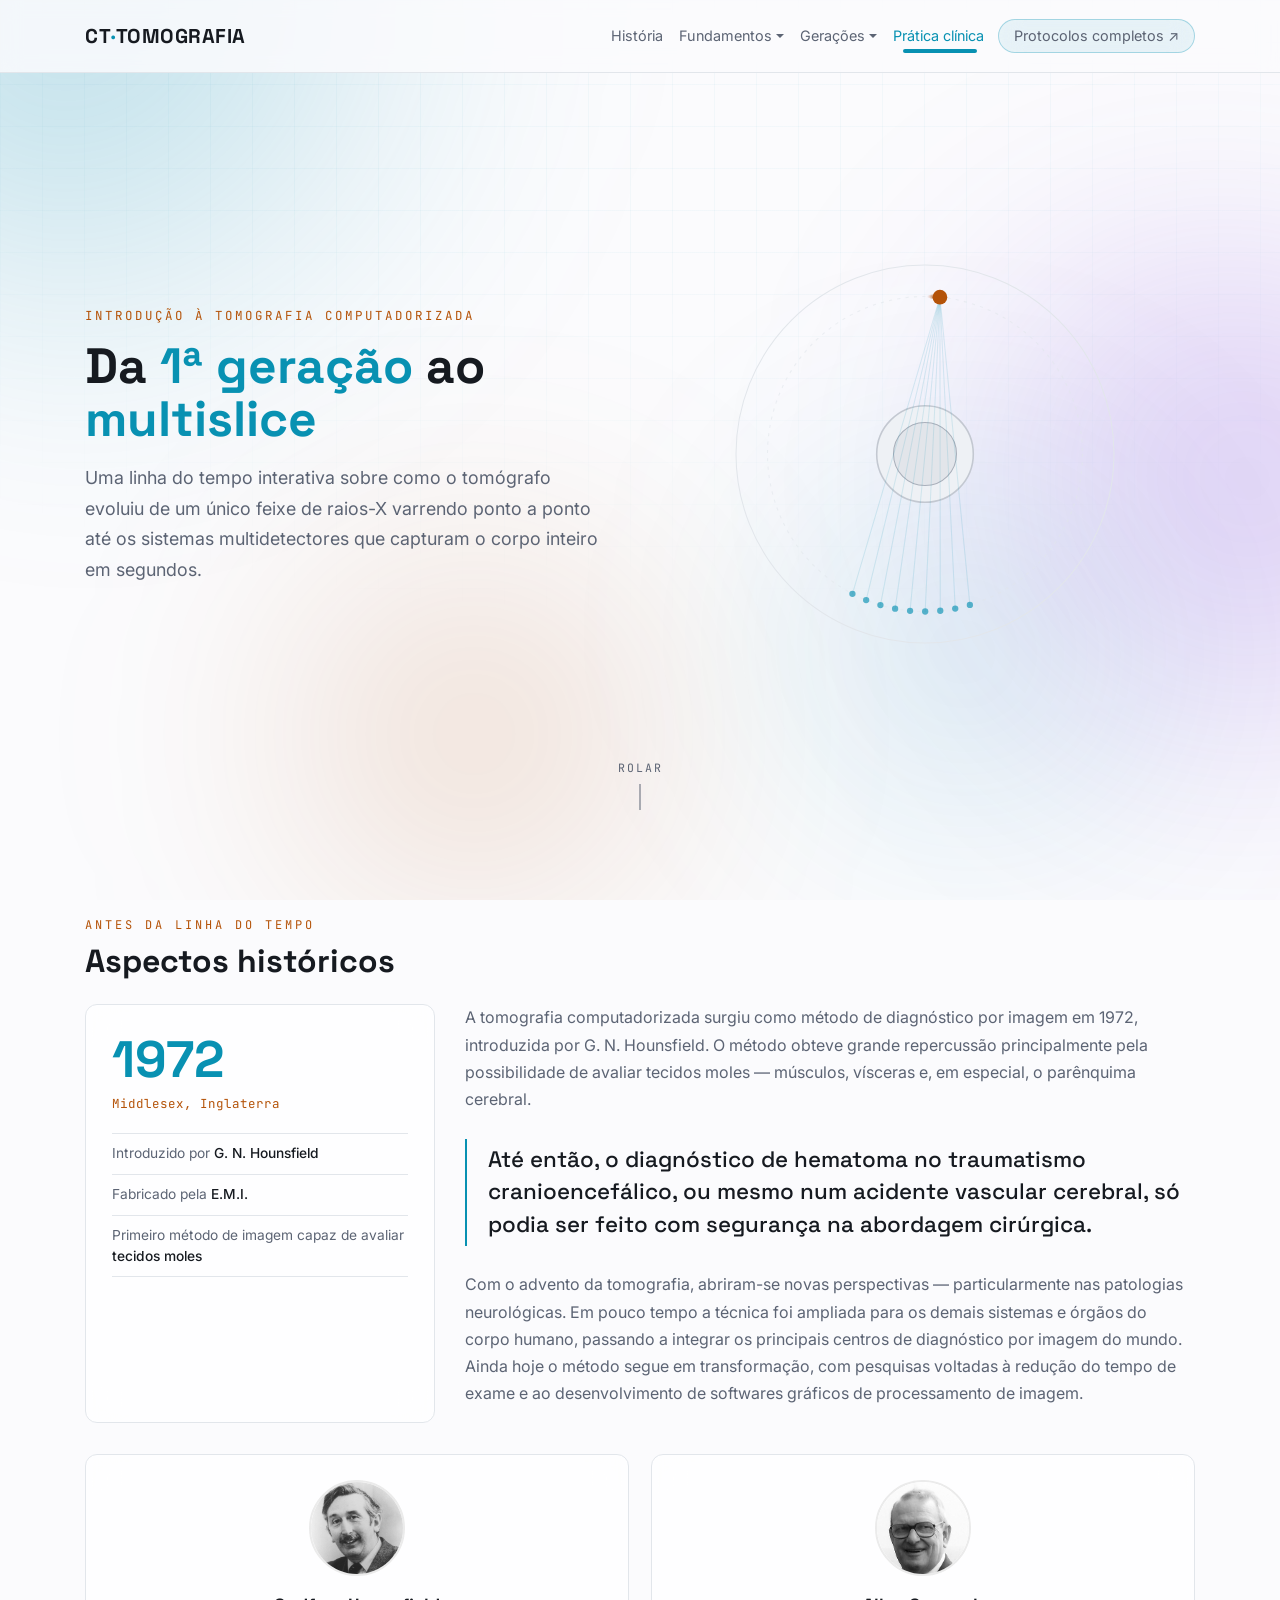
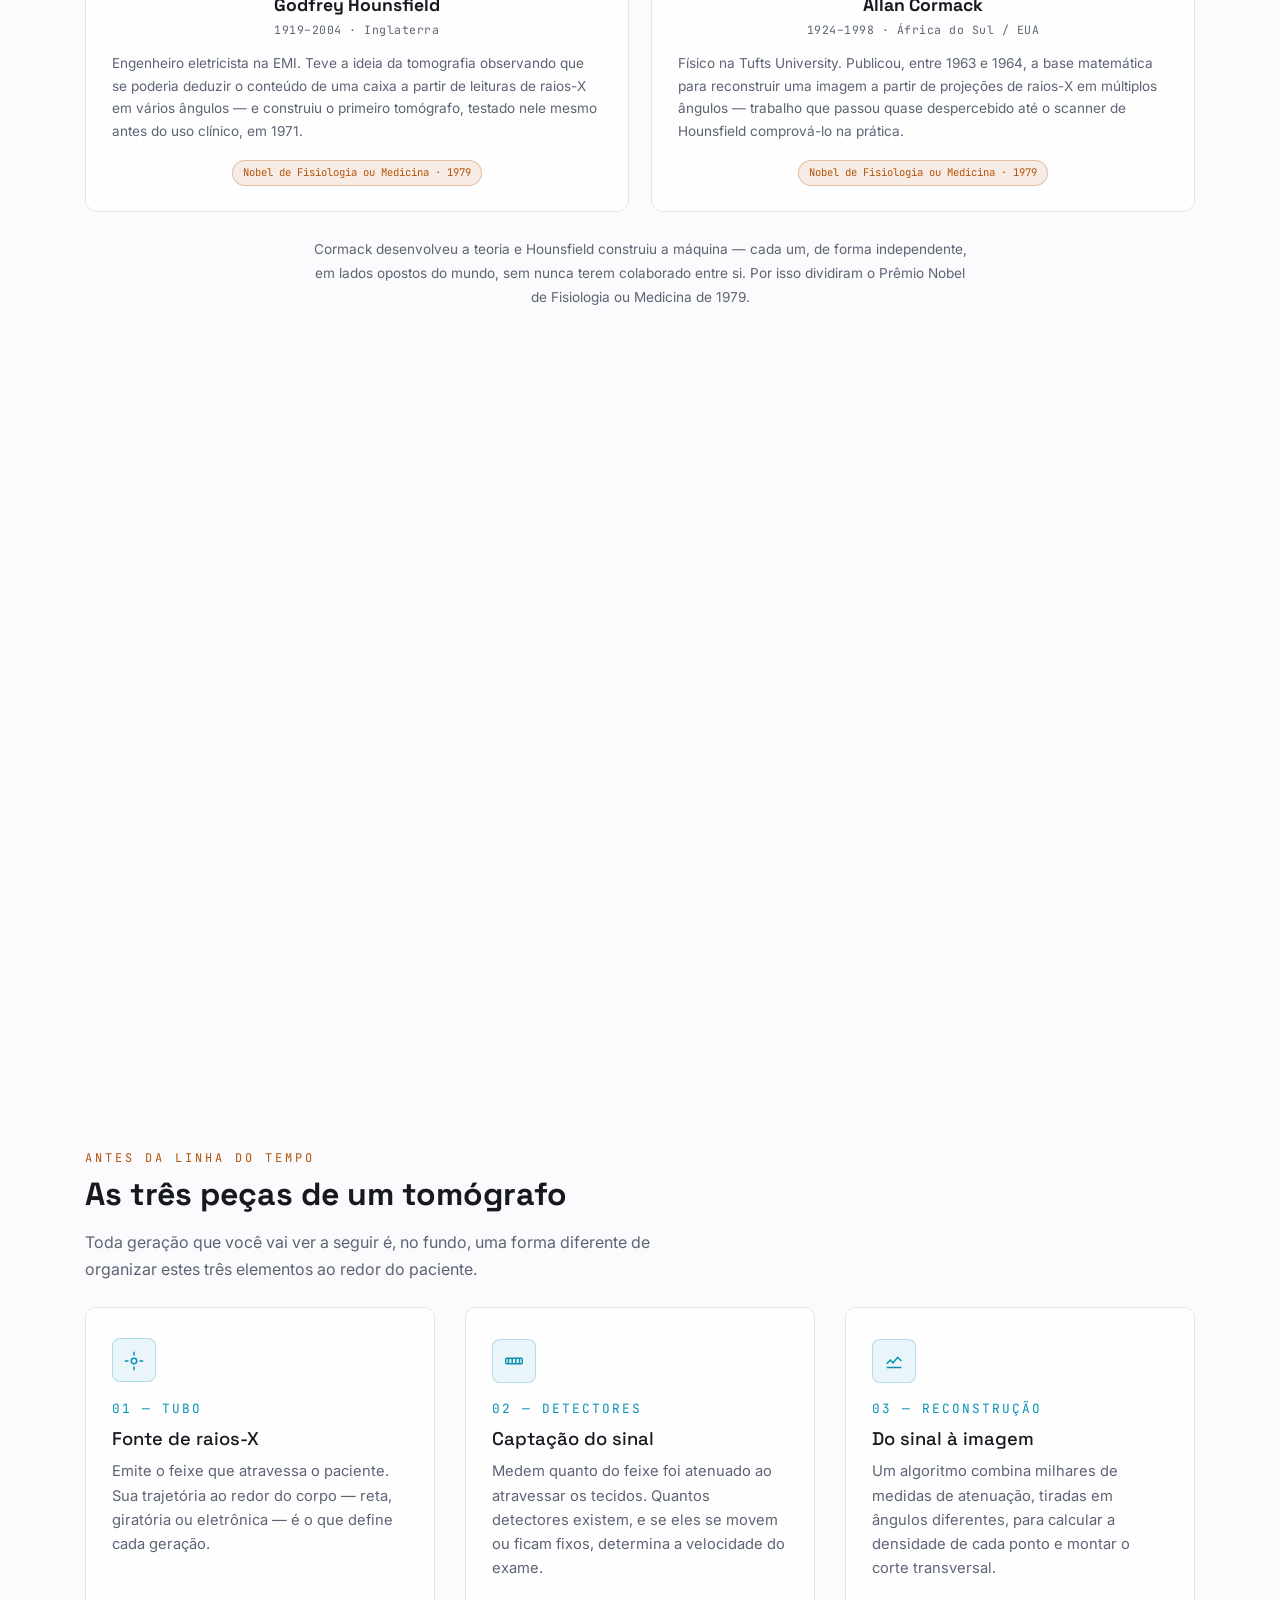
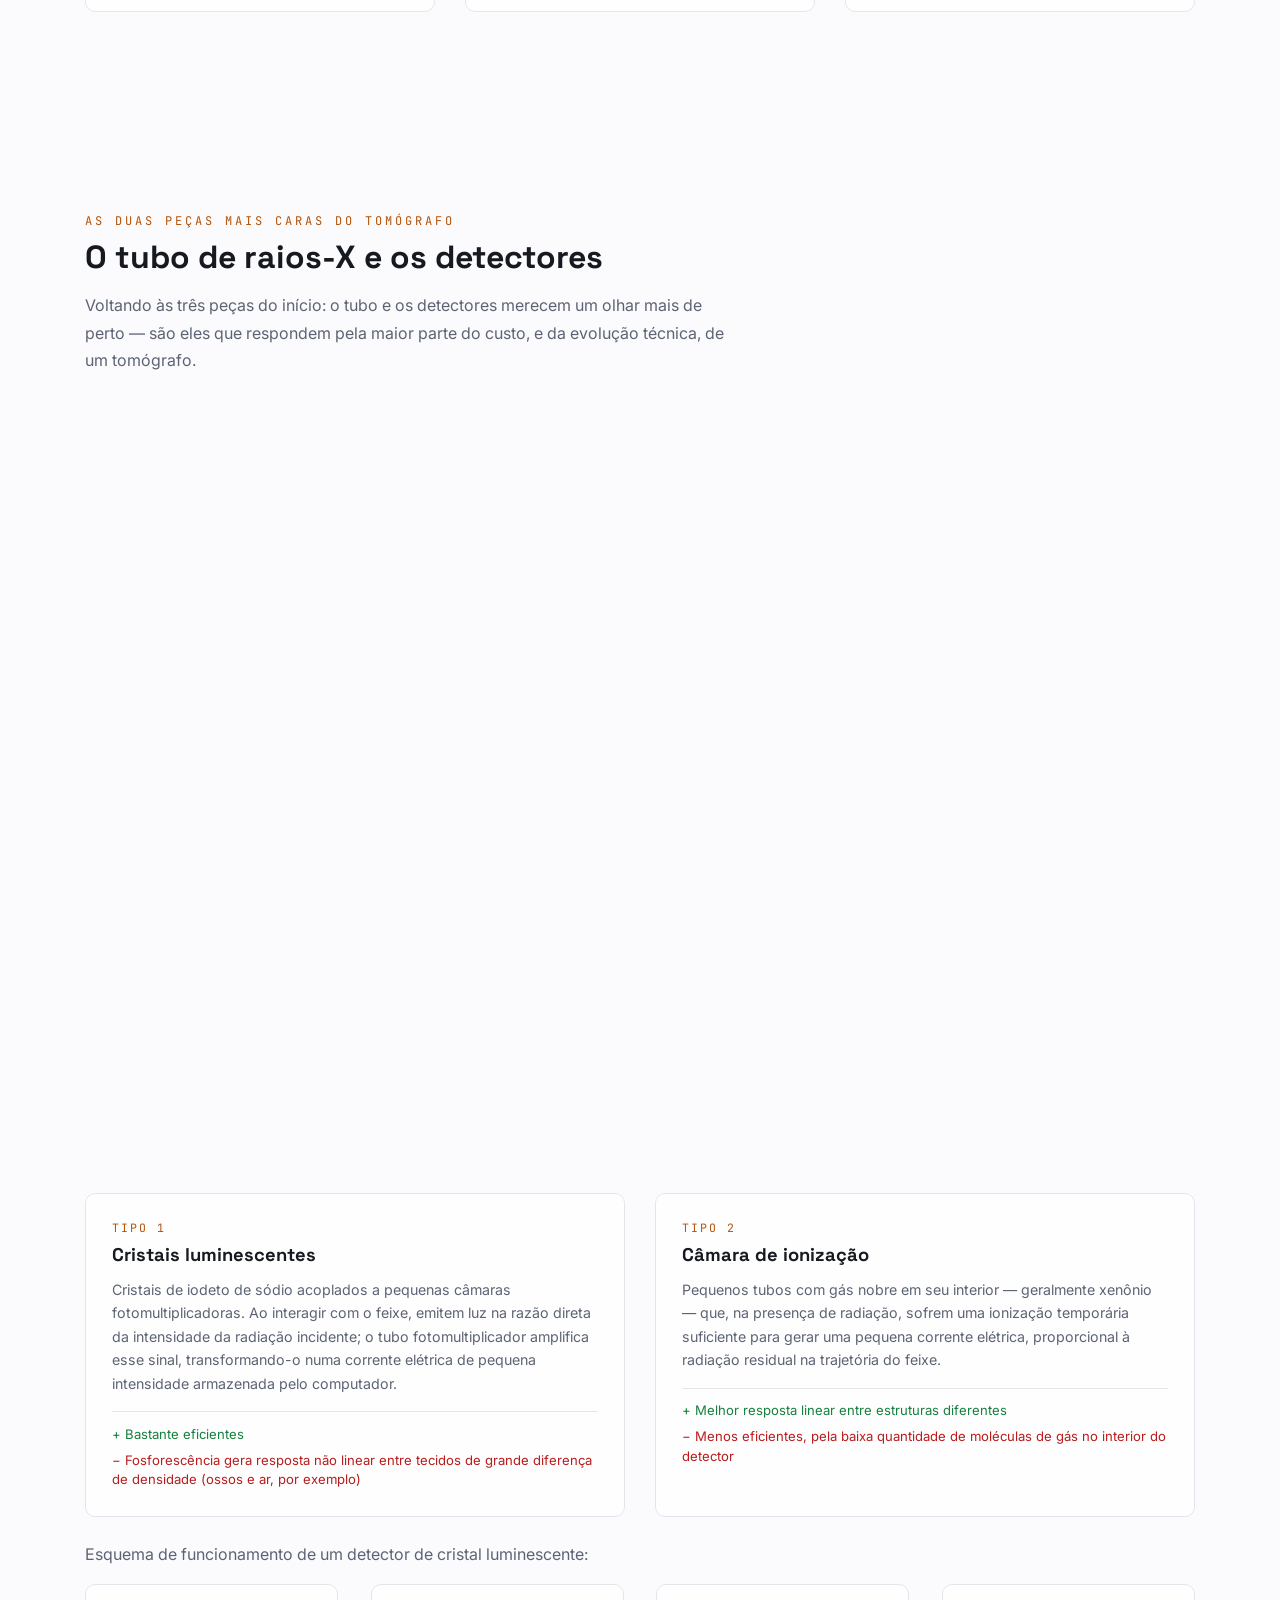
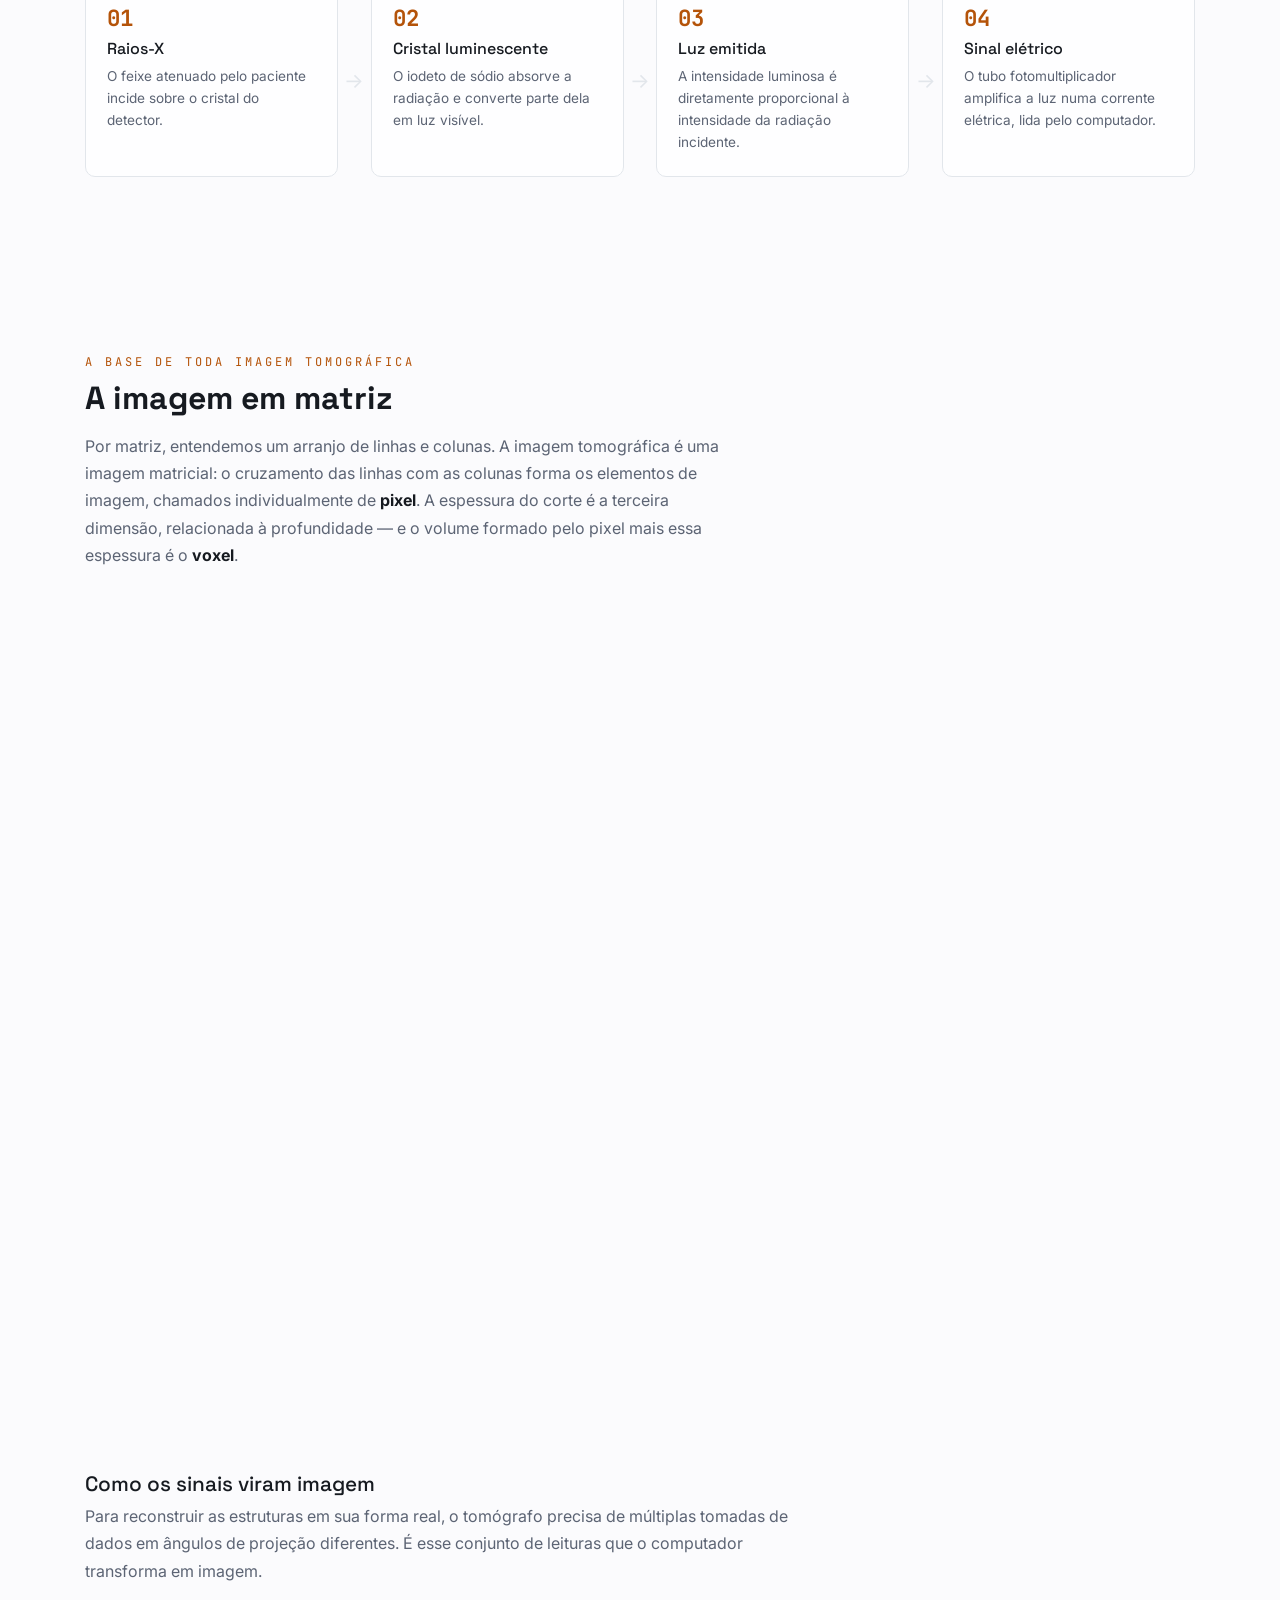
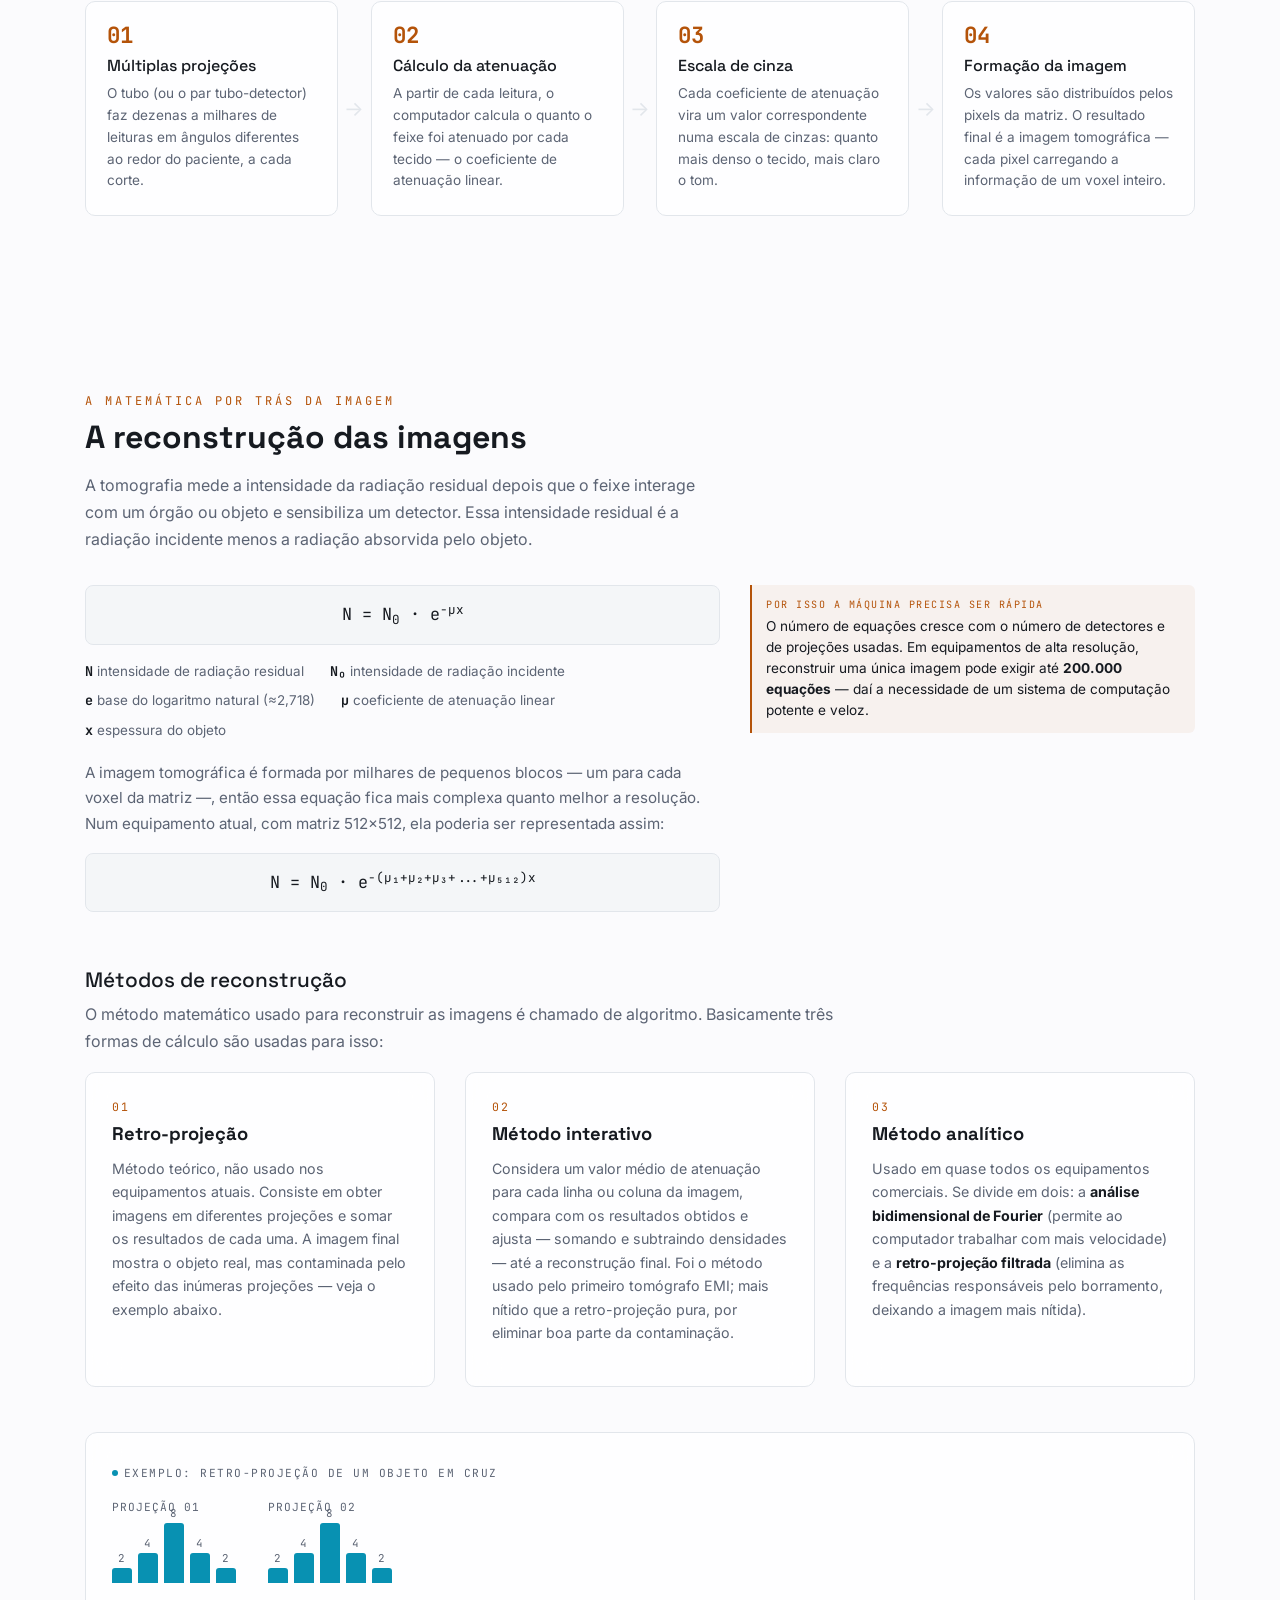
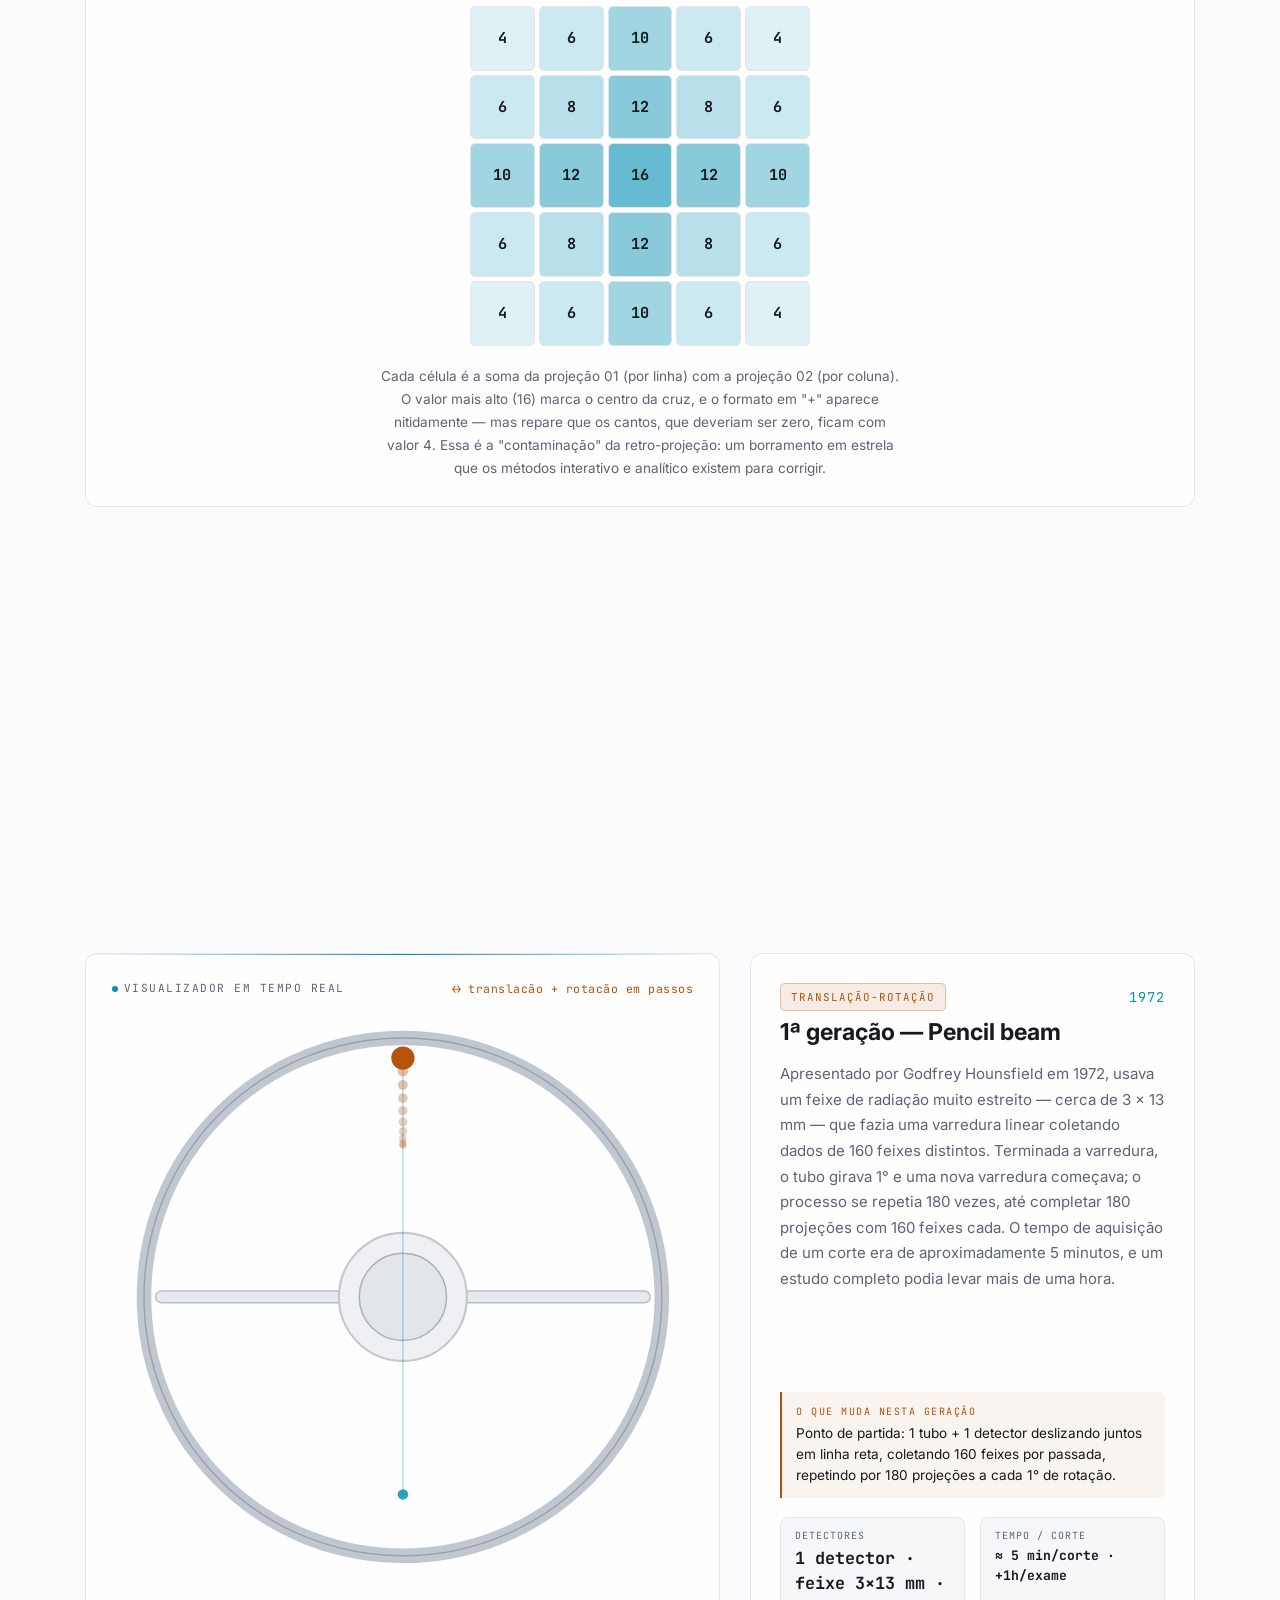
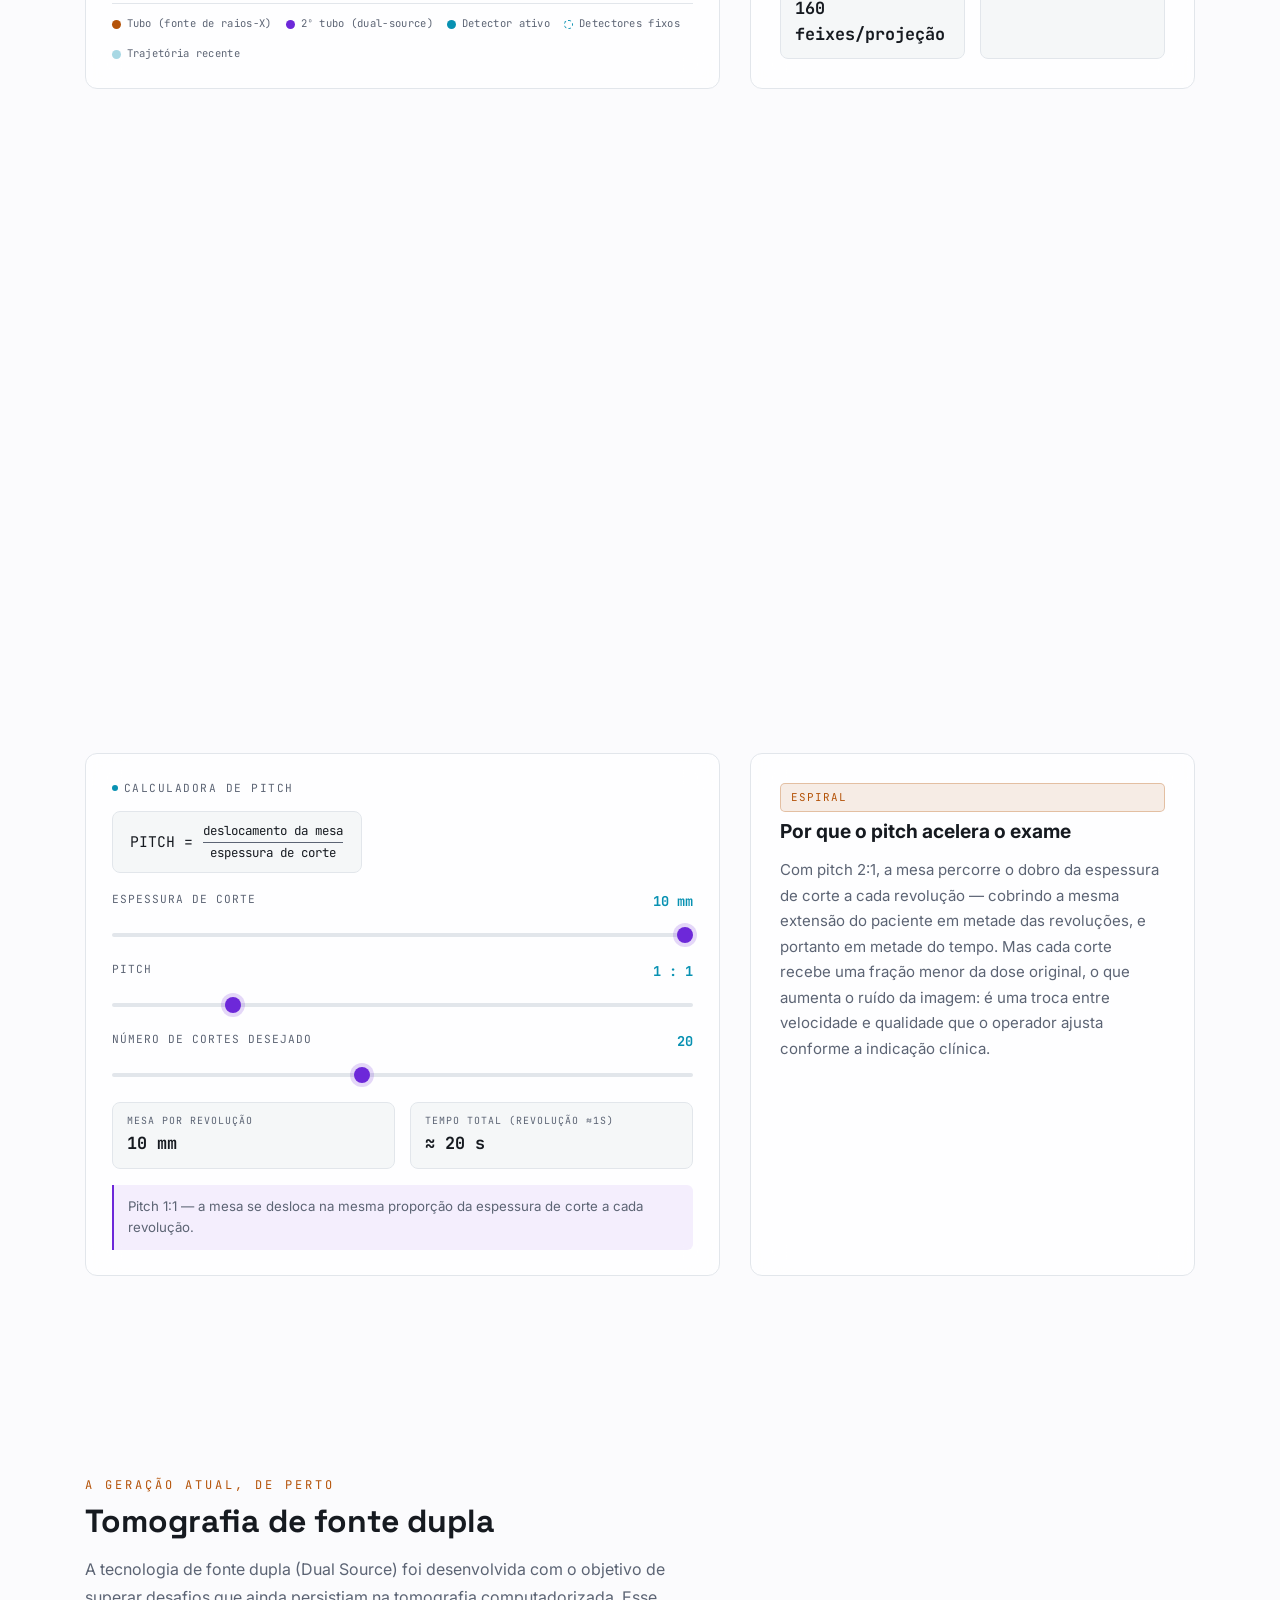
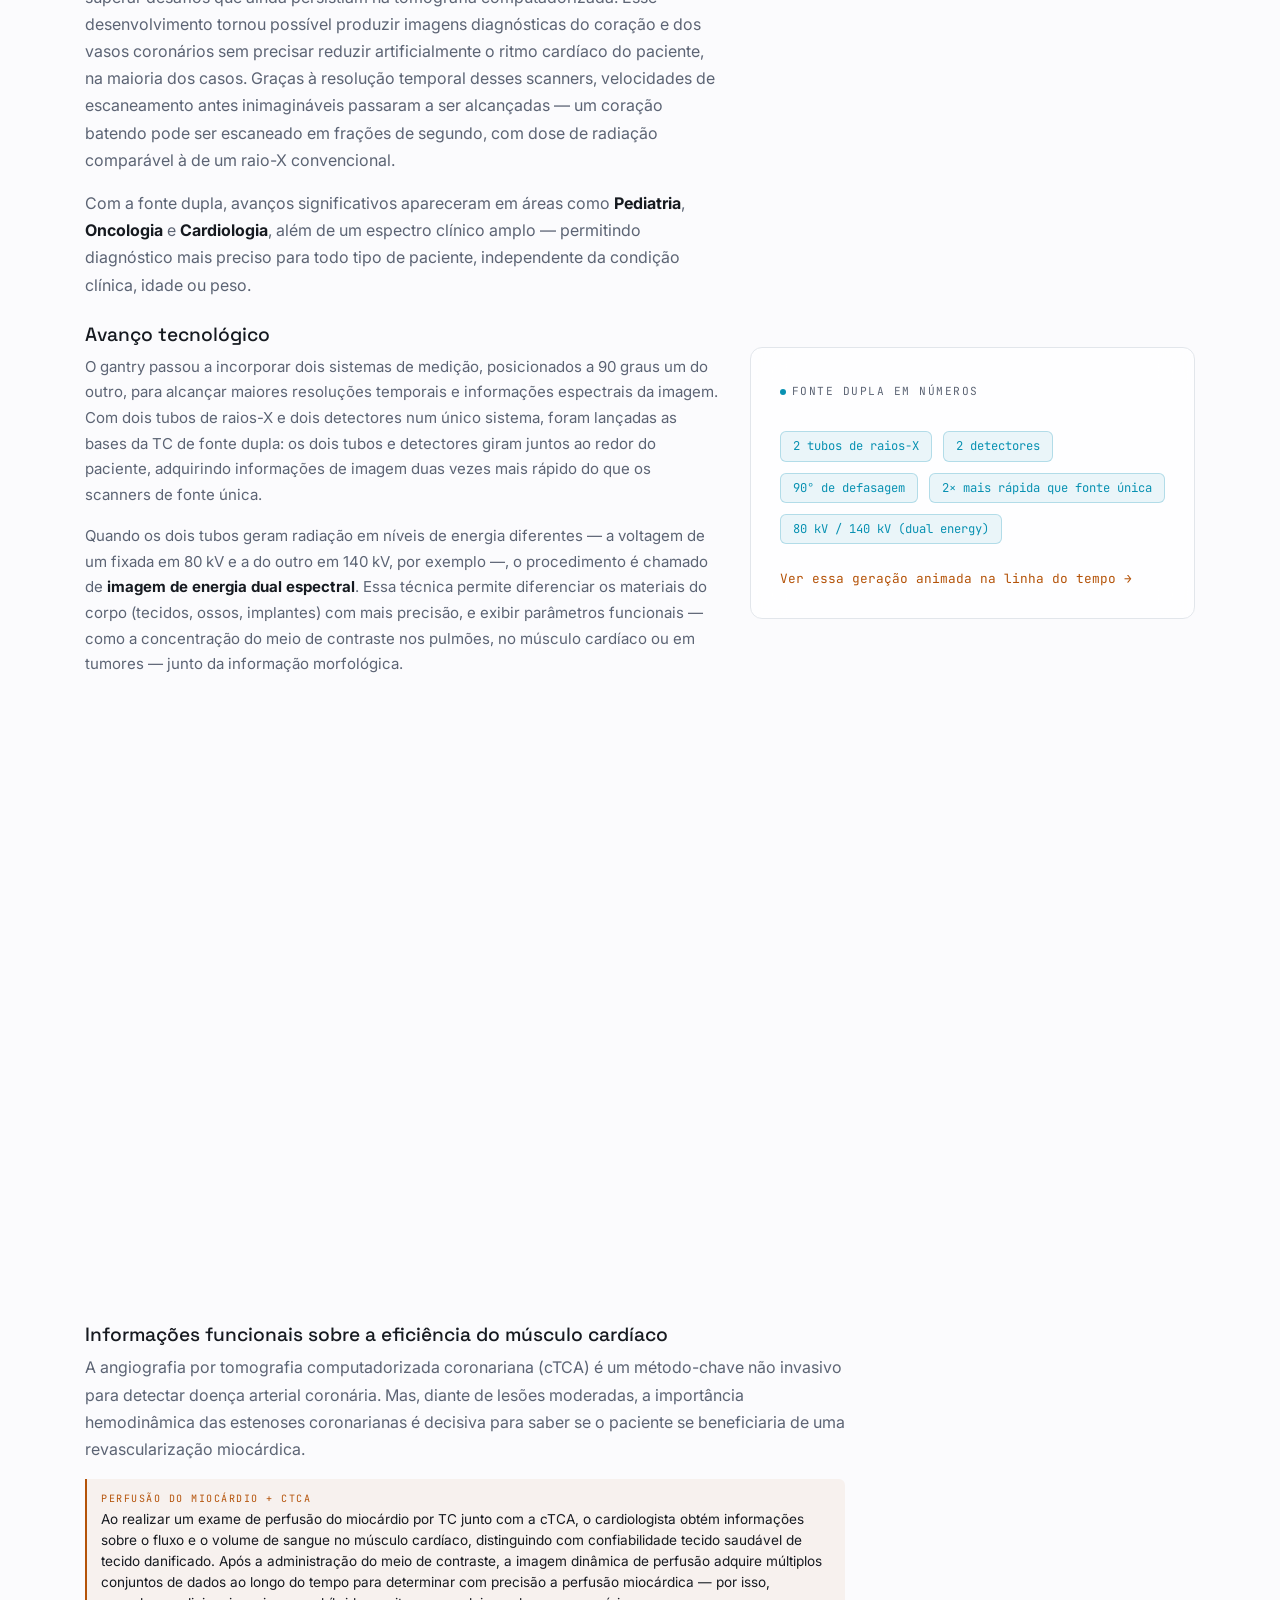
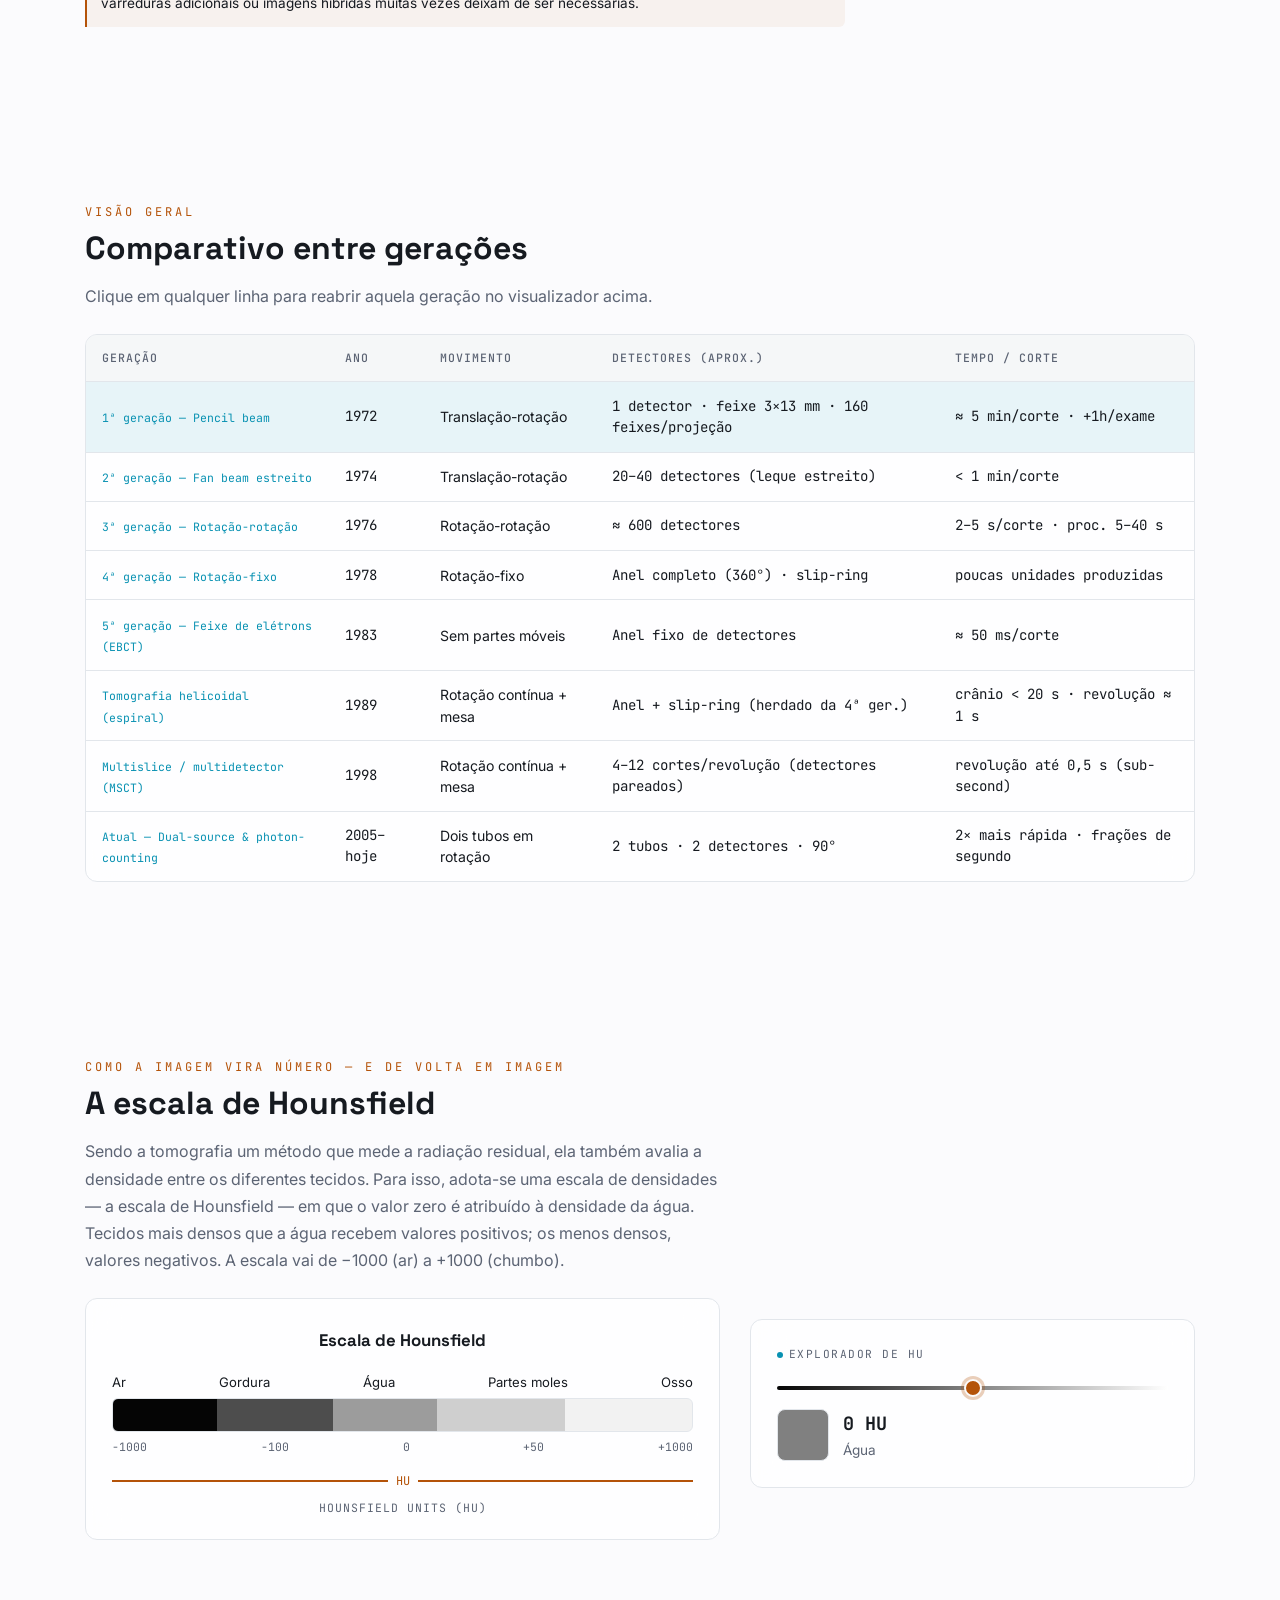
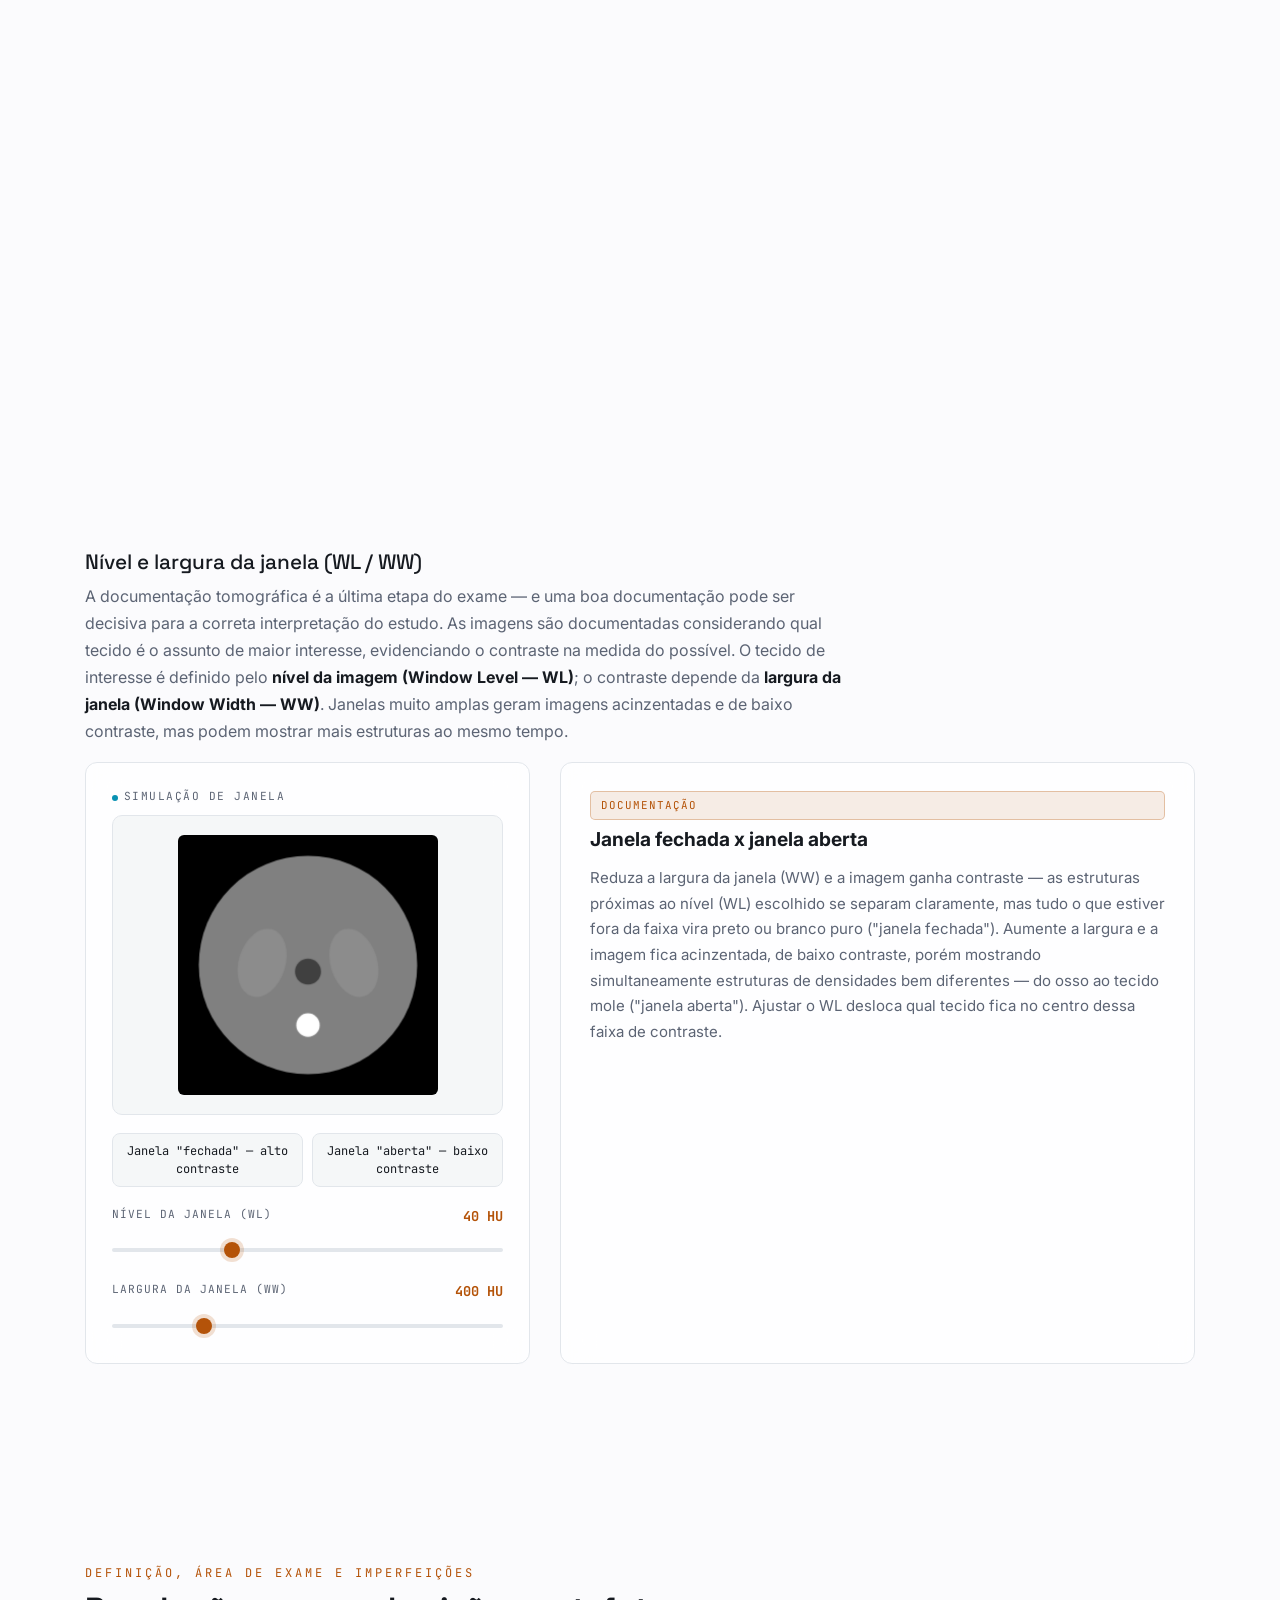
<file: index.html>
<!DOCTYPE html>
<html lang="pt-BR">
<head>
    <meta charset="UTF-8">
    <meta name="viewport" content="width=device-width, initial-scale=1.0">
    <title>Tomografia Computadorizada — Da 1ª Geração ao Multislice</title>

    <link rel="preconnect" href="https://fonts.googleapis.com">
    <link href="https://fonts.googleapis.com/css2?family=Space+Grotesk:wght@400;500;600;700&family=Inter:wght@400;500;600&family=JetBrains+Mono:wght@400;500;700&display=swap" rel="stylesheet">
    <link rel="stylesheet" href="https://cdnjs.cloudflare.com/ajax/libs/bootstrap/4.6.2/css/bootstrap.min.css">

    <link rel="stylesheet" href="css/style.css">

</head>
<body>

<div class="aurora-bg">
    <div class="aurora-blob blob-cyan"></div>
    <div class="aurora-blob blob-violet"></div>
    <div class="aurora-blob blob-amber"></div>
    <div class="aurora-blob blob-cyan2"></div>
</div>
<div class="grid-bg"></div>

<nav class="navbar navbar-expand-md navbar-scan fixed-top py-3">
    <div class="container">
        <a class="navbar-brand" href="#top">CT<span>·</span>TOMOGRAFIA</a>
        <button class="navbar-toggler" type="button" data-toggle="collapse" data-target="#navMain" style="border-color:#e2e6eb;">
            <span class="navbar-toggler-icon"></span>
        </button>
        <div class="collapse navbar-collapse justify-content-end" id="navMain">
            <ul class="navbar-nav align-items-md-center">
                <li class="nav-item"><a class="nav-link" href="#historia">História</a></li>

                <li class="nav-item dropdown">
                    <a class="nav-link dropdown-toggle" href="#" id="navFundamentos" data-toggle="dropdown">Fundamentos</a>
                    <div class="dropdown-menu" aria-labelledby="navFundamentos">
                        <a class="dropdown-item" href="#conceitos">Como funciona</a>
                        <a class="dropdown-item" href="#tubo-detectores">Tubo e detectores</a>
                        <a class="dropdown-item" href="#matriz">Matriz e pixel</a>
                        <a class="dropdown-item" href="#reconstrucao">Reconstrução</a>
                    </div>
                </li>

                <li class="nav-item dropdown">
                    <a class="nav-link dropdown-toggle" href="#" id="navGeracoes" data-toggle="dropdown">Gerações</a>
                    <div class="dropdown-menu" aria-labelledby="navGeracoes">
                        <a class="dropdown-item" href="#geracoes">Linha do tempo</a>
                        <a class="dropdown-item" href="#helicoidal-conceitos">Pitch</a>
                        <a class="dropdown-item" href="#fonte-dupla">Fonte dupla</a>
                        <a class="dropdown-item" href="#comparativo">Comparativo</a>
                    </div>
                </li>

                <li class="nav-item dropdown">
                    <a class="nav-link dropdown-toggle" href="#" id="navPratica" data-toggle="dropdown">Prática clínica</a>
                    <div class="dropdown-menu" aria-labelledby="navPratica">
                        <a class="dropdown-item" href="#hounsfield">Escala HU</a>
                        <a class="dropdown-item" href="#fov-artefatos">FOV e artefatos</a>
                        <a class="dropdown-item" href="#seguranca">Segurança</a>
                        <a class="dropdown-item" href="#protocolo-cranio">Protocolo: crânio</a>
                    </div>
                </li>

                <li class="nav-item"><a class="nav-link navbar-cta" href="protocolo.html">Protocolos completos ↗</a></li>
            </ul>
        </div>
    </div>
</nav>

<header class="hero" id="top">
    <div class="container">
        <div class="row align-items-center">
            <div class="col-md-6">
                <div class="eyebrow">Introdução à tomografia computadorizada</div>
                <h1>Da <span class="accent">1ª geração</span> ao <span class="accent">multislice</span></h1>
                <p class="lead-text">Uma linha do tempo interativa sobre como o tomógrafo evoluiu de um único feixe de raios-X varrendo ponto a ponto até os sistemas multidetectores que capturam o corpo inteiro em segundos.</p>
            </div>
            <div class="col-md-6">
                <div class="hero-visual" id="heroVisual">
                    <svg id="heroScanSvg" viewBox="0 0 400 400" xmlns="http://www.w3.org/2000/svg">
                        <circle cx="200" cy="200" r="180" fill="none" stroke="#e2e6eb" stroke-width="1"/>
                        <circle cx="200" cy="200" r="150" fill="none" stroke="#e2e6eb" stroke-width="1" opacity="0.6" stroke-dasharray="3 5"/>
                        <circle cx="200" cy="200" r="46" fill="#eef1f5" stroke="#c3c8d1" stroke-width="1.5"/>
                        <circle cx="200" cy="200" r="30" fill="#e2e5ea" stroke="#aab0bb" stroke-width="1"/>
                        <g id="heroTrailGroup"></g>
                        <g id="heroBeamGroup"></g>
                        <g id="heroDetGroup"></g>
                        <circle id="heroTube" cx="200" cy="20" r="7" fill="#b45309"/>
                    </svg>
                </div>
            </div>
        </div>
    </div>
    <div class="scroll-cue">ROLAR<i></i></div>
</header>

<section class="section-pad" id="historia">
    <div class="container">
        <div class="reveal">
            <div class="section-eyebrow">Antes da linha do tempo</div>
            <h2 class="section-title">Aspectos históricos</h2>
        </div>

        <div class="row mt-4">
            <div class="col-lg-4 mb-4 reveal">
                <div class="history-year-card">
                    <div class="year-num">1972</div>
                    <div class="year-loc">Middlesex, Inglaterra</div>
                    <ul class="year-facts">
                        <li>Introduzido por <b>G. N. Hounsfield</b></li>
                        <li>Fabricado pela <b>E.M.I.</b></li>
                        <li>Primeiro método de imagem capaz de avaliar <b>tecidos moles</b></li>
                    </ul>
                </div>
            </div>
            <div class="col-lg-8 mb-4 reveal">
                <p class="info-desc" style="font-size:1rem;">A tomografia computadorizada surgiu como método de diagnóstico por imagem em 1972, introduzida por G. N. Hounsfield. O método obteve grande repercussão principalmente pela possibilidade de avaliar tecidos moles — músculos, vísceras e, em especial, o parênquima cerebral.</p>
                <p class="pull-quote">Até então, o diagnóstico de hematoma no traumatismo cranioencefálico, ou mesmo num acidente vascular cerebral, só podia ser feito com segurança na abordagem cirúrgica.</p>
                <p class="info-desc" style="font-size:1rem;">Com o advento da tomografia, abriram-se novas perspectivas — particularmente nas patologias neurológicas. Em pouco tempo a técnica foi ampliada para os demais sistemas e órgãos do corpo humano, passando a integrar os principais centros de diagnóstico por imagem do mundo. Ainda hoje o método segue em transformação, com pesquisas voltadas à redução do tempo de exame e ao desenvolvimento de softwares gráficos de processamento de imagem.</p>
            </div>
        </div>

        <div class="reveal">
            <div class="pioneers-row">
                <div class="pioneer-card">
                    <img src="img/hounsfield.jpg" alt="Godfrey Hounsfield" class="pioneer-photo">
                    <div class="pioneer-name">Godfrey Hounsfield</div>
                    <div class="pioneer-dates">1919–2004 · Inglaterra</div>
                    <p class="pioneer-role">Engenheiro eletricista na EMI. Teve a ideia da tomografia observando que se poderia deduzir o conteúdo de uma caixa a partir de leituras de raios-X em vários ângulos — e construiu o primeiro tomógrafo, testado nele mesmo antes do uso clínico, em 1971.</p>
                    <span class="pioneer-badge">Nobel de Fisiologia ou Medicina · 1979</span>
                </div>
                <div class="pioneer-card">
                    <img src="img/cormack.jpg" alt="Allan Cormack" class="pioneer-photo">
                    <div class="pioneer-name">Allan Cormack</div>
                    <div class="pioneer-dates">1924–1998 · África do Sul / EUA</div>
                    <p class="pioneer-role">Físico na Tufts University. Publicou, entre 1963 e 1964, a base matemática para reconstruir uma imagem a partir de projeções de raios-X em múltiplos ângulos — trabalho que passou quase despercebido até o scanner de Hounsfield comprová-lo na prática.</p>
                    <span class="pioneer-badge">Nobel de Fisiologia ou Medicina · 1979</span>
                </div>
            </div>
            <p class="pioneers-note">Cormack desenvolveu a teoria e Hounsfield construiu a máquina — cada um, de forma independente, em lados opostos do mundo, sem nunca terem colaborado entre si. Por isso dividiram o Prêmio Nobel de Fisiologia ou Medicina de 1979.</p>
        </div>

        <div class="reveal mt-3">
            <h3 style="font-size:1.3rem;margin-bottom:0.5rem;">O método</h3>
            <p class="section-sub" style="max-width:760px;">A tomografia trabalha com tubos de raios-X de alta potência. Disposto no interior do gantry, o tubo gira de forma justaposta a um conjunto de detectores — responsáveis por coletar o residual de radiação de um feixe estreito. Durante a aquisição de um corte, enquanto o tubo gira ao redor do paciente, o feixe incide nos detectores em múltiplas projeções, e as informações são enviadas ao computador responsável por reconstruir a imagem.</p>

            <div class="process-step-row">
                <div class="process-step">
                    <div class="process-num">01</div>
                    <h4>Emissão</h4>
                    <p>O tubo de alta potência gira ao redor do paciente, emitindo um feixe estreito de raios-X.</p>
                </div>
                <div class="process-arrow">→</div>
                <div class="process-step">
                    <div class="process-num">02</div>
                    <h4>Detecção</h4>
                    <p>Os detectores, girando junto com o tubo, coletam a radiação residual em múltiplas projeções.</p>
                </div>
                <div class="process-arrow">→</div>
                <div class="process-step">
                    <div class="process-num">03</div>
                    <h4>Processamento</h4>
                    <p>Os dados são enviados ao computador, que reconstrói o corte tomográfico.</p>
                </div>
            </div>

            <div class="method-spotlight">
                <span class="gantry-tag"><span class="dot"></span>O primeiro tomógrafo (E.M.I.)</span>
                <p class="info-desc" style="font-size:0.95rem;">Apresentado por Sir Hounsfield, o equipamento tinha um tubo de raios-X simples, de anodo fixo e alvo de dimensões relativamente exageradas — suficiente para suportar o calor gerado pelos sucessivos bombardeios de elétrons. Os cortes eram construídos por meio de um feixe estreito, da espessura aproximada de um lápis, que após atravessar o paciente incidia nos detectores de radiação residual.</p>
                <div class="spotlight-facts">
                    <span class="spotlight-fact">Alvo 3 × 13 mm</span>
                    <span class="spotlight-fact">160 exposições por varredura</span>
                    <span class="spotlight-fact">Rotação de 1° a cada varredura</span>
                    <span class="spotlight-fact">180 repetições por corte</span>
                </div>
                <a class="spotlight-link" href="#geracoes">Ver essa geração animada na linha do tempo →</a>
            </div>
        </div>
    </div>
</section>

<section class="section-pad" id="conceitos">
    <div class="container">
        <div class="reveal">
            <div class="section-eyebrow">Antes da linha do tempo</div>
            <h2 class="section-title">As três peças de um tomógrafo</h2>
            <p class="section-sub">Toda geração que você vai ver a seguir é, no fundo, uma forma diferente de organizar estes três elementos ao redor do paciente.</p>
        </div>
        <div class="row mt-4">
            <div class="col-md-4 mb-4 reveal">
                <div class="concept-card">
                    <div class="concept-icon">
                        <svg viewBox="0 0 24 24" fill="none" stroke="#0891b2" stroke-width="1.6"><circle cx="12" cy="12" r="3"/><path d="M12 2v4M12 18v4M2 12h4M18 12h4"/></svg>
                    </div>
                    <div class="concept-num">01 — TUBO</div>
                    <h3>Fonte de raios-X</h3>
                    <p>Emite o feixe que atravessa o paciente. Sua trajetória ao redor do corpo — reta, giratória ou eletrônica — é o que define cada geração.</p>
                </div>
            </div>
            <div class="col-md-4 mb-4 reveal">
                <div class="concept-card">
                    <div class="concept-icon">
                        <svg viewBox="0 0 24 24" fill="none" stroke="#0891b2" stroke-width="1.6"><rect x="3" y="9" width="18" height="6" rx="1"/><path d="M6 9v6M10 9v6M14 9v6M18 9v6"/></svg>
                    </div>
                    <div class="concept-num">02 — DETECTORES</div>
                    <h3>Captação do sinal</h3>
                    <p>Medem quanto do feixe foi atenuado ao atravessar os tecidos. Quantos detectores existem, e se eles se movem ou ficam fixos, determina a velocidade do exame.</p>
                </div>
            </div>
            <div class="col-md-4 mb-4 reveal">
                <div class="concept-card">
                    <div class="concept-icon">
                        <svg viewBox="0 0 24 24" fill="none" stroke="#0891b2" stroke-width="1.6"><path d="M4 19h16M4 15l4-4 3 3 5-6 4 4"/></svg>
                    </div>
                    <div class="concept-num">03 — RECONSTRUÇÃO</div>
                    <h3>Do sinal à imagem</h3>
                    <p>Um algoritmo combina milhares de medidas de atenuação, tiradas em ângulos diferentes, para calcular a densidade de cada ponto e montar o corte transversal.</p>
                </div>
            </div>
        </div>
    </div>
</section>

<section class="section-pad" id="tubo-detectores">
    <div class="container">
        <div class="reveal">
            <div class="section-eyebrow">As duas peças mais caras do tomógrafo</div>
            <h2 class="section-title">O tubo de raios-X e os detectores</h2>
            <p class="section-sub">Voltando às três peças do início: o tubo e os detectores merecem um olhar mais de perto — são eles que respondem pela maior parte do custo, e da evolução técnica, de um tomógrafo.</p>
        </div>

        <h3 class="reveal" style="font-size:1.25rem;margin-top:1.5rem;margin-bottom:0.4rem;">O tubo de raios-X do TC</h3>
        <p class="section-sub reveal" style="max-width:760px;">Os tubos usados em TC são bastante semelhantes aos da radiologia convencional, mas com ênfase especial na dissipação de calor — ficam sujeitos a maior frequência de exposição, exposições mais longas e doses mais altas. Sua disposição dentro do gantry, com o eixo catodo-anodo perpendicular ao movimento de rotação, evita a influência do efeito anódico (heel effect).</p>

        <div class="row mt-3">
            <div class="col-md-6 mb-4 reveal">
                <div class="matrix-def-card">
                    <div class="def-term">Foco fino</div>
                    <h4>Potência até 20 kW</h4>
                    <p>Filamento menor, usado quando a potência não excede 20 kW. Alguns equipamentos o selecionam automaticamente em algoritmos de reconstrução de tecidos de alta densidade.</p>
                </div>
            </div>
            <div class="col-md-6 mb-4 reveal">
                <div class="matrix-def-card">
                    <div class="def-term">Foco largo</div>
                    <h4>Doses de alta potência</h4>
                    <p>Filamento maior, associado ao segundo ponto focal do tubo — empregado nas exposições de maior potência, suportando a carga térmica das doses mais altas.</p>
                </div>
            </div>
        </div>

        <div class="row reveal">
            <div class="col-12 mb-4">
                <div class="matrix-demo-panel">
                    <div class="gantry-label-row">
                        <span class="gantry-tag"><span class="dot"></span>Vida útil média do tubo</span>
                    </div>
                    <div class="tube-life-bars">
                        <div class="tube-life-row">
                            <span class="tube-life-label">3ª geração</span>
                            <div class="tube-life-track"><div class="tube-life-fill" style="width:16%"></div></div>
                            <span class="tube-life-value">≈ 80.000 cortes</span>
                        </div>
                        <div class="tube-life-row">
                            <span class="tube-life-label">Helicoidal / multislice</span>
                            <div class="tube-life-track"><div class="tube-life-fill fill-amber" style="width:100%"></div></div>
                            <span class="tube-life-value">≈ 500.000 cortes</span>
                        </div>
                    </div>
                    <p class="voxel-caption" style="text-align:left;margin-top:1.1rem;max-width:100%;">A maior exigência térmica dos exames helicoidais e multislice — rotação contínua, sem pausa entre cortes — levou ao desenvolvimento de tubos com vida útil cerca de 6 vezes maior que os da 3ª geração.</p>
                </div>
            </div>
        </div>

        <h3 class="reveal" style="font-size:1.25rem;margin-top:2rem;margin-bottom:0.4rem;">Detectores</h3>
        <p class="section-sub reveal" style="max-width:760px;">Os detectores são tão importantes quanto o tubo — e o principal fator por trás do alto custo dos tomógrafos atuais. Suas características centrais:</p>
        <div class="criteria-chips reveal">
            <span class="criteria-chip">Custo</span>
            <span class="criteria-chip">Eficiência</span>
            <span class="criteria-chip">Estabilidade</span>
            <span class="criteria-chip">Velocidade</span>
        </div>

        <div class="row mt-3">
            <div class="col-md-6 mb-4 reveal">
                <div class="detector-type-card">
                    <div class="def-term">Tipo 1</div>
                    <h4>Cristais luminescentes</h4>
                    <p>Cristais de iodeto de sódio acoplados a pequenas câmaras fotomultiplicadoras. Ao interagir com o feixe, emitem luz na razão direta da intensidade da radiação incidente; o tubo fotomultiplicador amplifica esse sinal, transformando-o numa corrente elétrica de pequena intensidade armazenada pelo computador.</p>
                    <div class="pro-con">
                        <span class="pro">+ Bastante eficientes</span>
                        <span class="con">− Fosforescência gera resposta não linear entre tecidos de grande diferença de densidade (ossos e ar, por exemplo)</span>
                    </div>
                </div>
            </div>
            <div class="col-md-6 mb-4 reveal">
                <div class="detector-type-card">
                    <div class="def-term">Tipo 2</div>
                    <h4>Câmara de ionização</h4>
                    <p>Pequenos tubos com gás nobre em seu interior — geralmente xenônio — que, na presença de radiação, sofrem uma ionização temporária suficiente para gerar uma pequena corrente elétrica, proporcional à radiação residual na trajetória do feixe.</p>
                    <div class="pro-con">
                        <span class="pro">+ Melhor resposta linear entre estruturas diferentes</span>
                        <span class="con">− Menos eficientes, pela baixa quantidade de moléculas de gás no interior do detector</span>
                    </div>
                </div>
            </div>
        </div>

        <div class="reveal">
            <p class="section-sub" style="max-width:600px;margin-bottom:0.6rem;">Esquema de funcionamento de um detector de cristal luminescente:</p>
            <div class="process-step-row">
                <div class="process-step">
                    <div class="process-num">01</div>
                    <h4>Raios-X</h4>
                    <p>O feixe atenuado pelo paciente incide sobre o cristal do detector.</p>
                </div>
                <div class="process-arrow">→</div>
                <div class="process-step">
                    <div class="process-num">02</div>
                    <h4>Cristal luminescente</h4>
                    <p>O iodeto de sódio absorve a radiação e converte parte dela em luz visível.</p>
                </div>
                <div class="process-arrow">→</div>
                <div class="process-step">
                    <div class="process-num">03</div>
                    <h4>Luz emitida</h4>
                    <p>A intensidade luminosa é diretamente proporcional à intensidade da radiação incidente.</p>
                </div>
                <div class="process-arrow">→</div>
                <div class="process-step">
                    <div class="process-num">04</div>
                    <h4>Sinal elétrico</h4>
                    <p>O tubo fotomultiplicador amplifica a luz numa corrente elétrica, lida pelo computador.</p>
                </div>
            </div>
        </div>
    </div>
</section>

<section class="section-pad" id="matriz">
    <div class="container">
        <div class="reveal">
            <div class="section-eyebrow">A base de toda imagem tomográfica</div>
            <h2 class="section-title">A imagem em matriz</h2>
            <p class="section-sub">Por matriz, entendemos um arranjo de linhas e colunas. A imagem tomográfica é uma imagem matricial: o cruzamento das linhas com as colunas forma os elementos de imagem, chamados individualmente de <b style="color:var(--text-main);">pixel</b>. A espessura do corte é a terceira dimensão, relacionada à profundidade — e o volume formado pelo pixel mais essa espessura é o <b style="color:var(--text-main);">voxel</b>.</p>
        </div>

        <div class="row mt-4">
            <div class="col-md-6 mb-4 reveal">
                <div class="matrix-def-card">
                    <div class="def-term">Elemento 2D</div>
                    <h4>Pixel</h4>
                    <p>Área resultante da interseção de uma linha com uma coluna da matriz. É a menor unidade da imagem tomográfica — cada pixel recebe um tom de cinza correspondente à densidade do tecido naquele ponto.</p>
                </div>
            </div>
            <div class="col-md-6 mb-4 reveal">
                <div class="matrix-def-card">
                    <div class="def-term">Elemento 3D</div>
                    <h4>Voxel</h4>
                    <p>Volume formado pelo pixel somado à espessura do corte. É a verdadeira unidade de dado da tomografia: cada voxel tem um coeficiente de atenuação linear próprio, e o pixel na tela é apenas a sua representação em 2D.</p>
                </div>
            </div>
        </div>

        <div class="row reveal">
            <div class="col-lg-7 mb-4">
                <div class="matrix-demo-panel">
                    <div class="gantry-label-row">
                        <span class="gantry-tag"><span class="dot"></span>Resolução da matriz</span>
                        <span class="motion-badge" id="matrixModeTag">80 × 80</span>
                    </div>
                    <div class="matrix-canvas-wrap">
                        <canvas id="matrixCanvas" width="512" height="512"></canvas>
                    </div>
                    <div class="matrix-slider-row">
                        <label>Arraste para mudar a resolução da matriz</label>
                        <input type="range" min="0" max="5" step="1" value="0" class="matrix-slider" id="matrixSlider">
                        <div class="matrix-readout">
                            <span class="mval" id="matrixValue">80 × 80</span>
                            <span class="mnote" id="matrixNote">EMI, 1971 — primeira matriz clínica</span>
                        </div>
                    </div>
                    <div class="matrix-stats">
                        <div class="stat-box">
                            <div class="stat-label">Total de pixels</div>
                            <div class="stat-value" id="matrixPixelCount">6.400</div>
                        </div>
                        <div class="stat-box">
                            <div class="stat-label">Pixel (campo de 400 mm)</div>
                            <div class="stat-value" id="matrixPixelSize">≈ 5,0 mm</div>
                        </div>
                    </div>
                </div>
            </div>

            <div class="col-lg-5 mb-4">
                <div class="voxel-panel">
                    <svg viewBox="0 0 260 210" xmlns="http://www.w3.org/2000/svg">
                        <polygon points="130,36 194,70 130,104 66,70" fill="rgba(8,145,178,0.16)" stroke="#0891b2" stroke-width="1.4"/>
                        <polygon points="66,70 130,104 130,166 66,132" fill="rgba(8,145,178,0.06)" stroke="#0891b2" stroke-width="1.2"/>
                        <polygon points="130,104 194,70 194,132 130,166" fill="rgba(8,145,178,0.1)" stroke="#0891b2" stroke-width="1.2"/>
                        <line x1="98" y1="53" x2="130" y2="20" stroke="#5c6474" stroke-width="1" stroke-dasharray="2 3"/>
                        <text x="132" y="15" font-family="JetBrains Mono, monospace" font-size="10" fill="#0891b2">pixel (linha × coluna)</text>
                        <line x1="196" y1="101" x2="228" y2="101" stroke="#5c6474" stroke-width="1" stroke-dasharray="2 3"/>
                        <text x="200" y="118" font-family="JetBrains Mono, monospace" font-size="10" fill="#b45309">espessura do corte</text>
                        <text x="72" y="150" font-family="JetBrains Mono, monospace" font-size="11" fill="#161a20" font-weight="700">voxel</text>
                    </svg>
                    <p class="voxel-caption">O <b>pixel</b> é a face de cima (a área, em 2D). Ao "puxar" essa área pela espessura do corte, formamos o <b>voxel</b> — o volume de tecido que aquele ponto da imagem realmente representa.</p>
                </div>
            </div>
        </div>

        <div class="reveal mt-3">
            <h3 style="font-size:1.3rem;margin-bottom:0.4rem;">Como os sinais viram imagem</h3>
            <p class="section-sub" style="max-width:720px;">Para reconstruir as estruturas em sua forma real, o tomógrafo precisa de múltiplas tomadas de dados em ângulos de projeção diferentes. É esse conjunto de leituras que o computador transforma em imagem.</p>
            <div class="process-step-row">
                <div class="process-step">
                    <div class="process-num">01</div>
                    <h4>Múltiplas projeções</h4>
                    <p>O tubo (ou o par tubo-detector) faz dezenas a milhares de leituras em ângulos diferentes ao redor do paciente, a cada corte.</p>
                </div>
                <div class="process-arrow">→</div>
                <div class="process-step">
                    <div class="process-num">02</div>
                    <h4>Cálculo da atenuação</h4>
                    <p>A partir de cada leitura, o computador calcula o quanto o feixe foi atenuado por cada tecido — o coeficiente de atenuação linear.</p>
                </div>
                <div class="process-arrow">→</div>
                <div class="process-step">
                    <div class="process-num">03</div>
                    <h4>Escala de cinza</h4>
                    <p>Cada coeficiente de atenuação vira um valor correspondente numa escala de cinzas: quanto mais denso o tecido, mais claro o tom.</p>
                </div>
                <div class="process-arrow">→</div>
                <div class="process-step">
                    <div class="process-num">04</div>
                    <h4>Formação da imagem</h4>
                    <p>Os valores são distribuídos pelos pixels da matriz. O resultado final é a imagem tomográfica — cada pixel carregando a informação de um voxel inteiro.</p>
                </div>
            </div>
        </div>
    </div>
</section>

<section class="section-pad" id="reconstrucao">
    <div class="container">
        <div class="reveal">
            <div class="section-eyebrow">A matemática por trás da imagem</div>
            <h2 class="section-title">A reconstrução das imagens</h2>
            <p class="section-sub">A tomografia mede a intensidade da radiação residual depois que o feixe interage com um órgão ou objeto e sensibiliza um detector. Essa intensidade residual é a radiação incidente menos a radiação absorvida pelo objeto.</p>
        </div>

        <div class="row mt-3">
            <div class="col-lg-7 mb-4 reveal">
                <div class="formula-box">N&nbsp;=&nbsp;N<sub>0</sub>&nbsp;·&nbsp;e<sup>−μx</sup></div>
                <ul class="formula-legend">
                    <li><b>N</b>intensidade de radiação residual</li>
                    <li><b>N₀</b>intensidade de radiação incidente</li>
                    <li><b>e</b>base do logaritmo natural (≈2,718)</li>
                    <li><b>μ</b>coeficiente de atenuação linear</li>
                    <li><b>x</b>espessura do objeto</li>
                </ul>
                <p class="info-desc" style="font-size:0.95rem;margin-top:1.2rem;">A imagem tomográfica é formada por milhares de pequenos blocos — um para cada voxel da matriz —, então essa equação fica mais complexa quanto melhor a resolução. Num equipamento atual, com matriz 512×512, ela poderia ser representada assim:</p>
                <div class="formula-box">N&nbsp;=&nbsp;N<sub>0</sub>&nbsp;·&nbsp;e<sup>−(μ₁+μ₂+μ₃+...+μ₅₁₂)x</sup></div>
            </div>
            <div class="col-lg-5 mb-4 reveal">
                <div class="diff-callout" style="height:auto;">
                    <span class="diff-label">Por isso a máquina precisa ser rápida</span>
                    <p>O número de equações cresce com o número de detectores e de projeções usadas. Em equipamentos de alta resolução, reconstruir uma única imagem pode exigir até <b>200.000 equações</b> — daí a necessidade de um sistema de computação potente e veloz.</p>
                </div>
            </div>
        </div>

        <div class="reveal mt-3">
            <h3 style="font-size:1.3rem;margin-bottom:0.5rem;">Métodos de reconstrução</h3>
            <p class="section-sub" style="max-width:760px;">O método matemático usado para reconstruir as imagens é chamado de algoritmo. Basicamente três formas de cálculo são usadas para isso:</p>

            <div class="row mt-3">
                <div class="col-md-4 mb-4">
                    <div class="detector-type-card">
                        <div class="def-term">01</div>
                        <h4>Retro-projeção</h4>
                        <p>Método teórico, não usado nos equipamentos atuais. Consiste em obter imagens em diferentes projeções e somar os resultados de cada uma. A imagem final mostra o objeto real, mas contaminada pelo efeito das inúmeras projeções — veja o exemplo abaixo.</p>
                    </div>
                </div>
                <div class="col-md-4 mb-4">
                    <div class="detector-type-card">
                        <div class="def-term">02</div>
                        <h4>Método interativo</h4>
                        <p>Considera um valor médio de atenuação para cada linha ou coluna da imagem, compara com os resultados obtidos e ajusta — somando e subtraindo densidades — até a reconstrução final. Foi o método usado pelo primeiro tomógrafo EMI; mais nítido que a retro-projeção pura, por eliminar boa parte da contaminação.</p>
                    </div>
                </div>
                <div class="col-md-4 mb-4">
                    <div class="detector-type-card">
                        <div class="def-term">03</div>
                        <h4>Método analítico</h4>
                        <p>Usado em quase todos os equipamentos comerciais. Se divide em dois: a <b style="color:var(--text-main);">análise bidimensional de Fourier</b> (permite ao computador trabalhar com mais velocidade) e a <b style="color:var(--text-main);">retro-projeção filtrada</b> (elimina as frequências responsáveis pelo borramento, deixando a imagem mais nítida).</p>
                    </div>
                </div>
            </div>

            <div class="backproj-panel">
                <span class="gantry-tag"><span class="dot"></span>Exemplo: retro-projeção de um objeto em cruz</span>
                <div class="backproj-profiles">
                    <div>
                        <div class="backproj-profile-label">Projeção 01</div>
                        <div class="backproj-bars">
                            <div class="backproj-bar" style="height:25%;"><span>2</span></div>
                            <div class="backproj-bar" style="height:50%;"><span>4</span></div>
                            <div class="backproj-bar" style="height:100%;"><span>8</span></div>
                            <div class="backproj-bar" style="height:50%;"><span>4</span></div>
                            <div class="backproj-bar" style="height:25%;"><span>2</span></div>
                        </div>
                    </div>
                    <div>
                        <div class="backproj-profile-label">Projeção 02</div>
                        <div class="backproj-bars">
                            <div class="backproj-bar" style="height:25%;"><span>2</span></div>
                            <div class="backproj-bar" style="height:50%;"><span>4</span></div>
                            <div class="backproj-bar" style="height:100%;"><span>8</span></div>
                            <div class="backproj-bar" style="height:50%;"><span>4</span></div>
                            <div class="backproj-bar" style="height:25%;"><span>2</span></div>
                        </div>
                    </div>
                </div>

                <div class="backproj-grid">
                    <div class="backproj-cell" style="background:rgba(8,145,178,0.12);">4</div>
                    <div class="backproj-cell" style="background:rgba(8,145,178,0.20);">6</div>
                    <div class="backproj-cell" style="background:rgba(8,145,178,0.38);">10</div>
                    <div class="backproj-cell" style="background:rgba(8,145,178,0.20);">6</div>
                    <div class="backproj-cell" style="background:rgba(8,145,178,0.12);">4</div>

                    <div class="backproj-cell" style="background:rgba(8,145,178,0.20);">6</div>
                    <div class="backproj-cell" style="background:rgba(8,145,178,0.28);">8</div>
                    <div class="backproj-cell" style="background:rgba(8,145,178,0.48);">12</div>
                    <div class="backproj-cell" style="background:rgba(8,145,178,0.28);">8</div>
                    <div class="backproj-cell" style="background:rgba(8,145,178,0.20);">6</div>

                    <div class="backproj-cell" style="background:rgba(8,145,178,0.38);">10</div>
                    <div class="backproj-cell" style="background:rgba(8,145,178,0.48);">12</div>
                    <div class="backproj-cell" style="background:rgba(8,145,178,0.62);">16</div>
                    <div class="backproj-cell" style="background:rgba(8,145,178,0.48);">12</div>
                    <div class="backproj-cell" style="background:rgba(8,145,178,0.38);">10</div>

                    <div class="backproj-cell" style="background:rgba(8,145,178,0.20);">6</div>
                    <div class="backproj-cell" style="background:rgba(8,145,178,0.28);">8</div>
                    <div class="backproj-cell" style="background:rgba(8,145,178,0.48);">12</div>
                    <div class="backproj-cell" style="background:rgba(8,145,178,0.28);">8</div>
                    <div class="backproj-cell" style="background:rgba(8,145,178,0.20);">6</div>

                    <div class="backproj-cell" style="background:rgba(8,145,178,0.12);">4</div>
                    <div class="backproj-cell" style="background:rgba(8,145,178,0.20);">6</div>
                    <div class="backproj-cell" style="background:rgba(8,145,178,0.38);">10</div>
                    <div class="backproj-cell" style="background:rgba(8,145,178,0.20);">6</div>
                    <div class="backproj-cell" style="background:rgba(8,145,178,0.12);">4</div>
                </div>
                <p class="backproj-caption">Cada célula é a soma da projeção 01 (por linha) com a projeção 02 (por coluna). O valor mais alto (16) marca o centro da cruz, e o formato em "+" aparece nitidamente — mas repare que os cantos, que deveriam ser zero, ficam com valor 4. Essa é a "contaminação" da retro-projeção: um borramento em estrela que os métodos interativo e analítico existem para corrigir.</p>
            </div>
        </div>
    </div>
</section>

<section class="section-pad" id="geracoes">
    <div class="container">
        <div class="reveal">
            <div class="section-eyebrow">Linha do tempo interativa</div>
            <h2 class="section-title">Escolha uma geração</h2>
            <p class="section-sub">Clique em um ano na linha abaixo. O visualizador mostra como o tubo e os detectores se movem naquela geração — essa é literalmente a diferença técnica entre elas.</p>
        </div>

        <div class="timeline-wrap reveal">
            <div class="timeline-track">
                <div class="timeline-fill" id="timelineFill"></div>
            </div>
            <div class="timeline-ticks" id="timelineTicks"></div>
        </div>

        <div class="row reveal">
            <div class="col-lg-7 mb-4">
                <div class="gantry-panel">
                    <div class="gantry-label-row">
                        <span class="gantry-tag"><span class="dot"></span>Visualizador em tempo real</span>
                        <span class="motion-badge" id="movementTag">—</span>
                    </div>
                    <svg id="gantrySvg" viewBox="0 0 400 400" xmlns="http://www.w3.org/2000/svg">
                        <circle cx="200" cy="200" r="178" fill="none" stroke="#c1c7d0" stroke-width="10"/>
                        <circle cx="200" cy="200" r="178" fill="none" stroke="#9aa1ad" stroke-width="1"/>
                        <path id="fixedRingGuide" fill="none" stroke="#0891b2" stroke-width="1" stroke-dasharray="4 5" opacity="0"/>
                        <rect id="tableRect" x="30" y="196" width="340" height="8" rx="4" fill="#e6e9ee" stroke="#b8bec8" stroke-width="1"/>
                        <circle cx="200" cy="200" r="44" fill="#eef0f3" stroke="#c3c8d1" stroke-width="1.5"/>
                        <circle cx="200" cy="200" r="30" fill="#e2e5ea" stroke="#aab0bb" stroke-width="1"/>
                        <path id="tungstenArc" d="" fill="none" stroke="#b45309" stroke-width="6" stroke-linecap="round" opacity="0"/>
                        <g id="trailGroup"></g>
                        <g id="trailGroup2"></g>
                        <g id="beamGroup"></g>
                        <g id="detectorsGroup"></g>
                        <circle id="tube" cx="200" cy="30" r="8" fill="#b45309"/>
                        <circle id="tube2" cx="370" cy="200" r="7" fill="#6d28d9" opacity="0"/>
                        <circle id="sweepPoint" cx="200" cy="200" r="6" fill="#ca8a04" opacity="0"/>
                    </svg>
                    <div class="table-motion-note" id="tableMotionNote">
                        <span class="arrow-shuttle"></span> Mesa em translação contínua
                    </div>
                    <div class="gantry-legend">
                        <span class="legend-item"><span class="legend-swatch sw-tube"></span>Tubo (fonte de raios-X)</span>
                        <span class="legend-item"><span class="legend-swatch sw-tube2"></span>2º tubo (dual-source)</span>
                        <span class="legend-item"><span class="legend-swatch sw-det"></span>Detector ativo</span>
                        <span class="legend-item"><span class="legend-swatch sw-fixed"></span>Detectores fixos</span>
                        <span class="legend-item"><span class="legend-swatch sw-trail"></span>Trajetória recente</span>
                    </div>
                </div>
            </div>

            <div class="col-lg-5 mb-4">
                <div class="info-panel">
                    <div class="d-flex justify-content-between align-items-center">
                        <span class="badge-mode" id="infoMode">MODO</span>
                        <span class="info-year mono" id="infoYear">0000</span>
                    </div>
                    <div class="info-title" id="infoTitle">Carregando…</div>
                    <p class="info-desc" id="infoDesc"></p>

                    <div class="diff-callout">
                        <span class="diff-label">O que muda nesta geração</span>
                        <p id="infoDiff"></p>
                    </div>

                    <div class="info-stats">
                        <div class="stat-box">
                            <div class="stat-label">Detectores</div>
                            <div class="stat-value" id="statDet">—</div>
                        </div>
                        <div class="stat-box">
                            <div class="stat-label">Tempo / corte</div>
                            <div class="stat-value" id="statTime" style="font-size:0.82rem;">—</div>
                        </div>
                    </div>

                    <div class="slice-control" id="sliceControl">
                        <label>Fileiras de detectores (cortes por rotação)</label>
                        <input type="range" min="4" max="320" step="4" value="4" class="slice-slider" id="sliceSlider">
                        <div class="slice-readout">
                            <span><b id="sliceValue">4</b> cortes/rotação</span>
                            <span id="sliceTimeEstimate">≈ 20s (tórax completo)</span>
                        </div>
                    </div>
                </div>
            </div>
        </div>
    </div>
</section>

<section class="section-pad" id="helicoidal-conceitos">
    <div class="container">
        <div class="reveal">
            <div class="section-eyebrow">Depois do slip-ring</div>
            <h2 class="section-title">Os conceitos do TC helicoidal</h2>
            <p class="section-sub">A aquisição em espiral trouxe três ideias novas para o vocabulário da tomografia. Entender a relação entre elas explica por que a helicoidal — e depois a multislice — ficaram tão mais rápidas.</p>
        </div>

        <div class="row mt-4">
            <div class="col-md-4 mb-4 reveal">
                <div class="matrix-def-card">
                    <div class="def-term">01 — Revolução</div>
                    <h4>Giro completo de 360°</h4>
                    <p>Um ciclo inteiro de rotação do conjunto tubo-detectores. Quanto menor o tempo de aquisição do corte, maior a velocidade de rotação. Nos TCs helicoidais, o tempo médio de revolução é de aproximadamente 1 segundo.</p>
                </div>
            </div>
            <div class="col-md-4 mb-4 reveal">
                <div class="matrix-def-card">
                    <div class="def-term">02 — Pitch</div>
                    <h4>Deslocamento ÷ espessura</h4>
                    <p>Razão entre o deslocamento da mesa e a espessura de corte. Em pitch 1:1, a mesa avança a mesma distância da espessura de corte a cada revolução — cortes de 10 mm deslocam a mesa 10 mm.</p>
                </div>
            </div>
            <div class="col-md-4 mb-4 reveal">
                <div class="matrix-def-card">
                    <div class="def-term">03 — Interpolação</div>
                    <h4>Preenchendo a hélice</h4>
                    <p>A aquisição espiral gera dados em forma de hélice, não em planos perfeitos. Para manter a espessura de corte consistente, alguns equipamentos adquirem dados em 180° e o computador interpola o restante.</p>
                </div>
            </div>
        </div>

        <div class="row reveal">
            <div class="col-lg-7 mb-4">
                <div class="pitch-panel">
                    <div class="gantry-label-row">
                        <span class="gantry-tag"><span class="dot"></span>Calculadora de pitch</span>
                    </div>
                    <div class="pitch-formula">
                        PITCH =
                        <span class="frac"><span>deslocamento da mesa</span><span class="bar"></span><span>espessura de corte</span></span>
                    </div>

                    <div class="pitch-row">
                        <label>Espessura de corte <b id="pitchThicknessVal">10 mm</b></label>
                        <input type="range" min="1" max="10" step="1" value="10" class="pitch-slider" id="pitchThickness">
                    </div>
                    <div class="pitch-row">
                        <label>Pitch <b id="pitchRatioVal">1,0 : 1</b></label>
                        <input type="range" min="5" max="30" step="1" value="10" class="pitch-slider" id="pitchRatio">
                    </div>
                    <div class="pitch-row">
                        <label>Número de cortes desejado <b id="pitchCountVal">20</b></label>
                        <input type="range" min="5" max="40" step="5" value="20" class="pitch-slider" id="pitchCount">
                    </div>

                    <div class="pitch-results">
                        <div class="stat-box">
                            <div class="stat-label">Mesa por revolução</div>
                            <div class="stat-value" id="pitchDisplacement">10 mm</div>
                        </div>
                        <div class="stat-box">
                            <div class="stat-label">Tempo total (revolução ≈1s)</div>
                            <div class="stat-value" id="pitchTime">20 s</div>
                        </div>
                    </div>
                    <div class="pitch-note" id="pitchNote">Pitch 1:1 — a mesa se desloca na mesma proporção da espessura de corte a cada revolução.</div>
                </div>
            </div>

            <div class="col-lg-5 mb-4">
                <div class="info-panel">
                    <div class="badge-mode">Espiral</div>
                    <div class="info-title" style="font-size:1.2rem;">Por que o pitch acelera o exame</div>
                    <p class="info-desc">Com pitch 2:1, a mesa percorre o dobro da espessura de corte a cada revolução — cobrindo a mesma extensão do paciente em metade das revoluções, e portanto em metade do tempo. Mas cada corte recebe uma fração menor da dose original, o que aumenta o ruído da imagem: é uma troca entre velocidade e qualidade que o operador ajusta conforme a indicação clínica.</p>
                </div>
            </div>
        </div>
    </div>
</section>

<section class="section-pad" id="fonte-dupla">
    <div class="container">
        <div class="reveal">
            <div class="section-eyebrow">A geração atual, de perto</div>
            <h2 class="section-title">Tomografia de fonte dupla</h2>
            <p class="section-sub">A tecnologia de fonte dupla (Dual Source) foi desenvolvida com o objetivo de superar desafios que ainda persistiam na tomografia computadorizada. Esse desenvolvimento tornou possível produzir imagens diagnósticas do coração e dos vasos coronários sem precisar reduzir artificialmente o ritmo cardíaco do paciente, na maioria dos casos. Graças à resolução temporal desses scanners, velocidades de escaneamento antes inimagináveis passaram a ser alcançadas — um coração batendo pode ser escaneado em frações de segundo, com dose de radiação comparável à de um raio-X convencional.</p>
            <p class="section-sub">Com a fonte dupla, avanços significativos apareceram em áreas como <b style="color:var(--text-main);">Pediatria</b>, <b style="color:var(--text-main);">Oncologia</b> e <b style="color:var(--text-main);">Cardiologia</b>, além de um espectro clínico amplo — permitindo diagnóstico mais preciso para todo tipo de paciente, independente da condição clínica, idade ou peso.</p>
        </div>

        <div class="row mt-4">
            <div class="col-lg-7 mb-4 reveal">
                <h3 style="font-size:1.2rem;margin-bottom:0.5rem;">Avanço tecnológico</h3>
                <p class="info-desc">O gantry passou a incorporar dois sistemas de medição, posicionados a 90 graus um do outro, para alcançar maiores resoluções temporais e informações espectrais da imagem. Com dois tubos de raios-X e dois detectores num único sistema, foram lançadas as bases da TC de fonte dupla: os dois tubos e detectores giram juntos ao redor do paciente, adquirindo informações de imagem duas vezes mais rápido do que os scanners de fonte única.</p>
                <p class="info-desc" style="margin-top:0.9rem;">Quando os dois tubos geram radiação em níveis de energia diferentes — a voltagem de um fixada em 80 kV e a do outro em 140 kV, por exemplo —, o procedimento é chamado de <b style="color:var(--text-main);">imagem de energia dual espectral</b>. Essa técnica permite diferenciar os materiais do corpo (tecidos, ossos, implantes) com mais precisão, e exibir parâmetros funcionais — como a concentração do meio de contraste nos pulmões, no músculo cardíaco ou em tumores — junto da informação morfológica.</p>
            </div>
            <div class="col-lg-5 mb-4 reveal">
                <div class="method-spotlight">
                    <span class="gantry-tag"><span class="dot"></span>Fonte dupla em números</span>
                    <div class="spotlight-facts">
                        <span class="spotlight-fact">2 tubos de raios-X</span>
                        <span class="spotlight-fact">2 detectores</span>
                        <span class="spotlight-fact">90° de defasagem</span>
                        <span class="spotlight-fact">2× mais rápida que fonte única</span>
                        <span class="spotlight-fact">80 kV / 140 kV (dual energy)</span>
                    </div>
                    <a class="spotlight-link" href="#geracoes">Ver essa geração animada na linha do tempo →</a>
                </div>
            </div>
        </div>

        <div class="reveal">
            <div class="safety-card" style="max-width:100%;">
                <h4>O que a fonte dupla reduziu na rotina clínica</h4>
                <ul class="safety-list" style="columns:2;column-gap:2rem;">
                    <li>Maior velocidade e qualidade de imagem em todo o campo de medição, com alta especificidade e sensibilidade.</li>
                    <li>Menos necessidade de <b>beta-bloqueadores</b> na TC cardíaca para controlar o ritmo do coração.</li>
                    <li>Menos <b>sedação de bebês</b> em exames pediátricos.</li>
                    <li>Menos dependência da <b>retenção de ar</b> para a imagem do tórax.</li>
                    <li>Imagem de <b>perfusão</b> integrada com sucesso à rotina clínica.</li>
                    <li>Redução drástica das <b>doses de radiação</b>.</li>
                </ul>
            </div>
        </div>

        <div class="row mt-4">
            <div class="col-lg-7 mb-4 reveal">
                <h3 style="font-size:1.2rem;margin-bottom:0.5rem;">Perfusão dinâmica em oncologia</h3>
                <p class="info-desc">Em oncologia, as terapias podem ser adaptadas individualmente a cada paciente. No diagnóstico, tratamento e acompanhamento de tumores — como no fígado e no trato gastrointestinal —, terapias individualizadas exigem as informações mais detalhadas possíveis sobre parâmetros como fluxo sanguíneo, volume sanguíneo, tempo de fluxo e permeabilidade.</p>
                <p class="info-desc" style="margin-top:0.9rem;">Com os equipamentos mais recentes, exames de perfusão passaram a ser possíveis em doses não superiores às usadas em exames multifásicos convencionais do abdômen. Detectores de nova geração, combinados a sistemas adaptativos de blindagem da dose, permitem reduzir em até 50% a dose de radiação para imagens 4D em comparação a outros modelos modernos de TC.</p>
            </div>
            <div class="col-lg-5 mb-4 reveal">
                <div class="matrix-demo-panel">
                    <div class="gantry-label-row">
                        <span class="gantry-tag"><span class="dot"></span>Dose para imagem 4D</span>
                    </div>
                    <div class="tube-life-bars">
                        <div class="tube-life-row">
                            <span class="tube-life-label">TC 4D convencional</span>
                            <div class="tube-life-track"><div class="tube-life-fill" style="width:100%"></div></div>
                            <span class="tube-life-value">30–40 mSv</span>
                        </div>
                        <div class="tube-life-row">
                            <span class="tube-life-label">Com fonte dupla</span>
                            <div class="tube-life-track"><div class="tube-life-fill fill-amber" style="width:38%"></div></div>
                            <span class="tube-life-value">12–15 mSv</span>
                        </div>
                    </div>
                    <div class="spotlight-facts" style="margin-top:1.1rem;">
                        <span class="spotlight-fact">até 50% menos dose</span>
                        <span class="spotlight-fact">cobertura de até 22 cm</span>
                        <span class="spotlight-fact">órgãos inteiros numa varredura</span>
                    </div>
                </div>
            </div>
        </div>

        <div class="reveal mt-4">
            <h3 style="font-size:1.2rem;margin-bottom:0.5rem;">Informações funcionais sobre a eficiência do músculo cardíaco</h3>
            <p class="section-sub" style="max-width:760px;">A angiografia por tomografia computadorizada coronariana (cTCA) é um método-chave não invasivo para detectar doença arterial coronária. Mas, diante de lesões moderadas, a importância hemodinâmica das estenoses coronarianas é decisiva para saber se o paciente se beneficiaria de uma revascularização miocárdica.</p>
            <div class="diff-callout" style="max-width:760px;">
                <span class="diff-label">Perfusão do miocárdio + cTCA</span>
                <p>Ao realizar um exame de perfusão do miocárdio por TC junto com a cTCA, o cardiologista obtém informações sobre o fluxo e o volume de sangue no músculo cardíaco, distinguindo com confiabilidade tecido saudável de tecido danificado. Após a administração do meio de contraste, a imagem dinâmica de perfusão adquire múltiplos conjuntos de dados ao longo do tempo para determinar com precisão a perfusão miocárdica — por isso, varreduras adicionais ou imagens híbridas muitas vezes deixam de ser necessárias.</p>
            </div>
        </div>
    </div>
</section>

<section class="section-pad" id="comparativo">
    <div class="container">
        <div class="reveal">
            <div class="section-eyebrow">Visão geral</div>
            <h2 class="section-title">Comparativo entre gerações</h2>
            <p class="section-sub">Clique em qualquer linha para reabrir aquela geração no visualizador acima.</p>
        </div>
        <div class="compare-wrap mt-4 reveal" style="overflow-x:auto;">
            <table class="ct-table">
                <thead>
                <tr>
                    <th>Geração</th>
                    <th>Ano</th>
                    <th>Movimento</th>
                    <th>Detectores (aprox.)</th>
                    <th>Tempo / corte</th>
                </tr>
                </thead>
                <tbody id="compareBody"></tbody>
            </table>
        </div>
    </div>
</section>

<section class="section-pad" id="hounsfield">
    <div class="container">
        <div class="reveal">
            <div class="section-eyebrow">Como a imagem vira número — e de volta em imagem</div>
            <h2 class="section-title">A escala de Hounsfield</h2>
            <p class="section-sub">Sendo a tomografia um método que mede a radiação residual, ela também avalia a densidade entre os diferentes tecidos. Para isso, adota-se uma escala de densidades — a escala de Hounsfield — em que o valor zero é atribuído à densidade da água. Tecidos mais densos que a água recebem valores positivos; os menos densos, valores negativos. A escala vai de −1000 (ar) a +1000 (chumbo).</p>
        </div>

        <div class="row mt-4">
            <div class="col-lg-7 mb-4 reveal">
                <div class="hu-legend-bar">
                    <div class="hu-legend-title">Escala de Hounsfield</div>
                    <div class="hu-legend-labels">
                        <span>Ar</span><span>Gordura</span><span>Água</span><span>Partes moles</span><span>Osso</span>
                    </div>
                    <div class="hu-legend-gradient"></div>
                    <div class="hu-legend-values">
                        <span>−1000</span><span>−100</span><span>0</span><span>+50</span><span>+1000</span>
                    </div>
                    <div class="hu-legend-arrow">
                        <div class="line"></div>
                        <span class="mono" style="font-size:0.75rem;">HU</span>
                        <div class="line"></div>
                    </div>
                    <div class="hu-legend-caption">Hounsfield units (HU)</div>
                </div>
            </div>
            <div class="col-lg-5 mb-4 reveal">
                <div class="hu-explorer">
                    <div class="gantry-label-row">
                        <span class="gantry-tag"><span class="dot"></span>Explorador de HU</span>
                    </div>
                    <input type="range" min="-1000" max="1000" step="10" value="0" class="hu-slider" id="huSlider">
                    <div class="hu-explorer-readout">
                        <div class="hu-swatch" id="huSwatch"></div>
                        <div>
                            <div class="hu-explorer-value" id="huValue">0 HU</div>
                            <div class="hu-explorer-tissue" id="huTissue">Água</div>
                        </div>
                    </div>
                </div>
            </div>
        </div>

        <div class="reveal hu-table-wrap">
            <div class="compare-wrap" style="overflow-x:auto;">
                <table class="ct-table">
                    <thead>
                    <tr><th>Unidades Hounsfield (HU)</th><th>Tecido</th></tr>
                    </thead>
                    <tbody>
                    <tr><td class="mono">300 a 1000</td><td>Osso denso / cortical</td></tr>
                    <tr><td class="mono">100 a 200</td><td>Osso normal</td></tr>
                    <tr><td class="mono">60</td><td>Fígado</td></tr>
                    <tr><td class="mono">50</td><td>Pâncreas</td></tr>
                    <tr><td class="mono">36</td><td>Parênquima cerebral</td></tr>
                    <tr><td class="mono">20</td><td>Músculo</td></tr>
                    <tr><td class="mono">0</td><td>Água</td></tr>
                    <tr><td class="mono">−20 a −80</td><td>Gordura</td></tr>
                    <tr><td class="mono">−500 a −800</td><td>Pulmão</td></tr>
                    <tr><td class="mono">−1000</td><td>Ar</td></tr>
                    </tbody>
                </table>
            </div>
        </div>

        <div class="reveal mt-4">
            <h3 style="font-size:1.3rem;margin-bottom:0.5rem;">Nível e largura da janela (WL / WW)</h3>
            <p class="section-sub" style="max-width:760px;">A documentação tomográfica é a última etapa do exame — e uma boa documentação pode ser decisiva para a correta interpretação do estudo. As imagens são documentadas considerando qual tecido é o assunto de maior interesse, evidenciando o contraste na medida do possível. O tecido de interesse é definido pelo <b style="color:var(--text-main);">nível da imagem (Window Level — WL)</b>; o contraste depende da <b style="color:var(--text-main);">largura da janela (Window Width — WW)</b>. Janelas muito amplas geram imagens acinzentadas e de baixo contraste, mas podem mostrar mais estruturas ao mesmo tempo.</p>

            <div class="row mt-3">
                <div class="col-lg-5 mb-4">
                    <div class="window-panel">
                        <div class="gantry-label-row">
                            <span class="gantry-tag"><span class="dot"></span>Simulação de janela</span>
                        </div>
                        <div class="matrix-canvas-wrap">
                            <canvas id="windowCanvas" width="512" height="512"></canvas>
                        </div>
                        <div class="window-preset-row">
                            <button type="button" class="window-preset-btn" id="presetClosed">Janela "fechada" — alto contraste</button>
                            <button type="button" class="window-preset-btn" id="presetOpen">Janela "aberta" — baixo contraste</button>
                        </div>
                        <div class="window-slider-row">
                            <label>Nível da janela (WL) <b id="wlVal">40 HU</b></label>
                            <input type="range" min="-200" max="600" step="10" value="40" class="matrix-slider" id="wlSlider">
                        </div>
                        <div class="window-slider-row">
                            <label>Largura da janela (WW) <b id="wwVal">400 HU</b></label>
                            <input type="range" min="50" max="1600" step="10" value="400" class="matrix-slider" id="wwSlider">
                        </div>
                    </div>
                </div>
                <div class="col-lg-7 mb-4">
                    <div class="info-panel">
                        <div class="badge-mode">Documentação</div>
                        <div class="info-title" style="font-size:1.2rem;">Janela fechada x janela aberta</div>
                        <p class="info-desc">Reduza a largura da janela (WW) e a imagem ganha contraste — as estruturas próximas ao nível (WL) escolhido se separam claramente, mas tudo o que estiver fora da faixa vira preto ou branco puro ("janela fechada"). Aumente a largura e a imagem fica acinzentada, de baixo contraste, porém mostrando simultaneamente estruturas de densidades bem diferentes — do osso ao tecido mole ("janela aberta"). Ajustar o WL desloca qual tecido fica no centro dessa faixa de contraste.</p>
                    </div>
                </div>
            </div>
        </div>
    </div>
</section>

<section class="section-pad" id="fov-artefatos">
    <div class="container">
        <div class="reveal">
            <div class="section-eyebrow">Definição, área de exame e imperfeições</div>
            <h2 class="section-title">Resolução, campo de visão e artefatos</h2>
            <p class="section-sub">A resolução — o grau de definição da imagem — está diretamente ligada à matriz utilizada: quanto maior a matriz, melhor a resolução, porque os pixels ficam com dimensões menores.</p>
            <a class="spotlight-link" href="#matriz">Reveja o comparativo de resolução da matriz ↑</a>
        </div>

        <div class="reveal mt-4">
            <h3 style="font-size:1.25rem;margin-bottom:0.4rem;">Campo de visão (FOV — Field of View)</h3>
            <p class="section-sub" style="max-width:760px;">O campo de visão na TC é um parâmetro crítico: representa a extensão da anatomia visualizada durante a aquisição dos dados tomográficos, e tem implicações diretas na prática clínica. Escolher o FOV adequado é essencial para garantir que a região de interesse seja completamente abrangida, permitindo uma avaliação completa da anatomia investigada.</p>
            <p class="section-sub" style="max-width:760px;">Um campo de visão mais amplo é útil para examinar estruturas extensas, dando uma visão global da área. Já em situações que exigem detalhes mais finos, um campo de visão mais estreito costuma ser preferível, concentrando a resolução numa área específica. A escolha também está ligada à dose de radiação: FOVs mais amplos geralmente implicam maior exposição, enquanto FOVs mais estreitos podem permitir reduzir a dose — algo especialmente relevante quando o foco é a otimização de dose.</p>

            <div class="matrix-demo-panel">
                <div class="fov-row">
                    <div class="fov-item">
                        <div class="fov-circle" style="width:56px;height:56px;"></div>
                        <span class="fov-region">Face</span>
                        <span class="fov-value">14 cm</span>
                    </div>
                    <div class="fov-item">
                        <div class="fov-circle" style="width:56px;height:56px;"></div>
                        <span class="fov-region">Coluna</span>
                        <span class="fov-value">14 cm</span>
                    </div>
                    <div class="fov-item">
                        <div class="fov-circle" style="width:72px;height:72px;"></div>
                        <span class="fov-region">Joelho</span>
                        <span class="fov-value">18 cm</span>
                    </div>
                    <div class="fov-item">
                        <div class="fov-circle" style="width:88px;height:88px;"></div>
                        <span class="fov-region">Crânio</span>
                        <span class="fov-value">22 cm</span>
                    </div>
                    <div class="fov-item">
                        <div class="fov-circle" style="width:140px;height:140px;"></div>
                        <span class="fov-region">Tórax</span>
                        <span class="fov-value">35 cm</span>
                    </div>
                    <div class="fov-item">
                        <div class="fov-circle" style="width:160px;height:160px;"></div>
                        <span class="fov-region">Abdômen</span>
                        <span class="fov-value">40 cm</span>
                    </div>
                </div>
            </div>

            <div class="row mt-3">
                <div class="col-lg-7 mb-4">
                    <p class="info-desc">O FOV é definido como o produto entre o tamanho do pixel e o tamanho da matriz de reconstrução. Isolando o tamanho do pixel, chegamos à fórmula que liga os três conceitos que já vimos nesta aula — FOV, matriz e pixel:</p>
                    <div class="formula-box">d&nbsp;=&nbsp;FOV&nbsp;÷&nbsp;tamanho da matriz</div>
                    <p class="info-desc" style="margin-top:0.6rem;">Onde <b style="color:var(--text-main);">d</b> é o tamanho do pixel (e, considerando a espessura de corte, também define o tamanho do voxel). Quanto maior o FOV para a mesma matriz, maior cada pixel — e menor a resolução espacial da imagem.</p>
                </div>
                <div class="col-lg-5 mb-4">
                    <div class="matrix-demo-panel">
                        <div class="gantry-label-row">
                            <span class="gantry-tag"><span class="dot"></span>Calculadora de tamanho do pixel</span>
                        </div>
                        <div class="matrix-slider-row">
                            <label>Campo de visão (FOV) <b id="fovCalcVal" style="color:var(--cyan);">40 cm</b></label>
                            <input type="range" min="10" max="50" step="1" value="40" class="matrix-slider" id="fovCalcSlider">
                        </div>
                        <div class="matrix-slider-row">
                            <label>Matriz <b id="fovMatrixVal" style="color:var(--cyan);">512 × 512</b></label>
                            <input type="range" min="0" max="5" step="1" value="5" class="matrix-slider" id="fovMatrixSlider">
                        </div>
                        <div class="matrix-stats">
                            <div class="stat-box">
                                <div class="stat-label">Tamanho do pixel (d)</div>
                                <div class="stat-value" id="fovPixelSize">0,78 mm</div>
                            </div>
                        </div>
                        <div class="window-preset-row" style="flex-wrap:wrap;">
                            <button type="button" class="window-preset-btn" data-fov="22">Crânio 22cm</button>
                            <button type="button" class="window-preset-btn" data-fov="35">Tórax 35cm</button>
                            <button type="button" class="window-preset-btn" data-fov="40">Abdômen 40cm</button>
                        </div>
                    </div>
                </div>
            </div>

            <p class="section-sub" style="max-width:760px;">Avanços tecnológicos recentes trouxeram opções dinâmicas de ajuste do campo de visão durante a própria aquisição, dando flexibilidade valiosa ao profissional para atender desde exames de rotina até investigações mais especializadas. No fim, escolher o FOV é sempre um equilíbrio entre três variáveis: cobertura anatômica, resolução espacial e dose de radiação.</p>
        </div>

        <div class="reveal mt-4">
            <h3 style="font-size:1.25rem;margin-bottom:0.4rem;">Artefatos</h3>
            <p class="section-sub" style="max-width:760px;">Imperfeições que aparecem na imagem sem corresponder a estruturas reais do paciente. As mais comuns:</p>
            <div class="row mt-3">
                <div class="col-md-4 mb-4">
                    <div class="detector-type-card">
                        <div class="def-term">Anel (Ring artifact)</div>
                        <h4>Problema de calibração</h4>
                        <p>Os detectores precisam de calibração com o "ar" para reconhecer os demais tecidos; quando perdem esse valor de referência, surgem artefatos em forma de anel. O primeiro procedimento do operador é recalibrar os detectores — a maioria dos equipamentos modernos exige apenas uma calibração diária.</p>
                    </div>
                </div>
                <div class="col-md-4 mb-4">
                    <div class="detector-type-card">
                        <div class="def-term">Alta densidade (Strike)</div>
                        <h4>Metais e implantes</h4>
                        <p>Objetos metálicos, obturações dentárias e projéteis produzem artefatos lineares de alta densidade, pelo alto coeficiente de atenuação linear. Usar feixes de alta energia (120/140 kV) atenua o efeito, mas não o evita. Meios de contraste de alto número atômico (iodo, bário) em alta concentração se comportam de forma parecida e devem ser usados com critério.</p>
                    </div>
                </div>
                <div class="col-md-4 mb-4">
                    <div class="detector-type-card">
                        <div class="def-term">Ruído da imagem</div>
                        <h4>Granulosidade</h4>
                        <p>Ocorre principalmente com feixes de baixa energia ou objetos grandes, como em pacientes obesos. A correção passa por aumentar a dose de exposição — subindo a kilovoltagem, a miliamperagem ou o tempo de exposição.</p>
                    </div>
                </div>
            </div>
        </div>
    </div>
</section>

<section class="section-pad" id="seguranca">
    <div class="container">
        <div class="reveal">
            <div class="section-eyebrow">Antes de operar o equipamento</div>
            <h2 class="section-title">Aspectos de segurança</h2>
            <p class="section-sub">O tomógrafo opera com raios-X e exige os cuidados de proteção radiológica previstos na <b style="color:var(--text-main);">RDC nº 330</b>, de 20/12/2019, da Agência Nacional de Vigilância Sanitária (ANVISA) — atualizada pelas RDC 440/2020 e RDC 611/2022, sem mudanças significativas. A RDC 330 revogou a antiga Portaria 453/1998 e passou a trazer, além das diretrizes básicas de radioproteção, uma Instrução Normativa específica para cada modalidade de imagem, incluindo a tomografia computadorizada.</p>
        </div>

        <div class="row mt-4">
            <div class="col-md-4 mb-4 reveal">
                <div class="safety-card">
                    <h4>Equipamento e radioproteção</h4>
                    <ul class="safety-list">
                        <li>O tubo deve ser <b>aquecido (warm-up)</b> após 2 horas de inatividade — prolonga sua vida útil.</li>
                        <li>Depois do aquecimento, calibrar os detectores <b>ao menos uma vez ao dia</b> — evita artefatos, especialmente os anelares.</li>
                        <li>Em equipamentos com laser de posicionamento, cuidado para <b>não direcionar o feixe luminoso aos olhos</b> do paciente.</li>
                        <li>Respeitar o <b>limite de peso</b> da mesa estipulado pelo fabricante, evitando danos e falhas no deslocamento.</li>
                        <li>Usar os mecanismos de emergência que interrompem a alimentação elétrica do gantry/mesa em caso de <b>fumaça, fogo ou faíscas</b>.</li>
                        <li>Problemas de software: fazer o <b>shutdown</b> completo, aguardar e reiniciar (<b>startup</b>); persistindo, contatar o fabricante.</li>
                        <li>Cuidado especial com <b>angulações do gantry</b> — o paciente pode ter parte do corpo pressionada ou sentir fobia pela proximidade do equipamento.</li>
                        <li>Profissionais ocupacionalmente expostos fazem <b>reciclagem anual</b> em proteção radiológica, dentro do Programa de Educação Permanente previsto na RDC 330.</li>
                    </ul>
                </div>
            </div>
            <div class="col-md-4 mb-4 reveal">
                <div class="safety-card">
                    <h4>Ergonomia do operador</h4>
                    <ul class="safety-list">
                        <li>A postura correta evita doenças ocupacionais como a <b>LER</b>.</li>
                        <li>O monitor deve ficar na <b>altura dos olhos</b>, a uma distância entre <b>40 e 80 cm</b>.</li>
                        <li>Os pés devem ficar totalmente apoiados no chão ou num suporte para esse fim.</li>
                        <li>As mãos deslizam livres sobre o teclado, com os antebraços formando um ângulo de <b>~90°</b> com os braços.</li>
                    </ul>
                </div>
            </div>
            <div class="col-md-4 mb-4 reveal">
                <div class="safety-card">
                    <h4>Controle de qualidade</h4>
                    <ul class="safety-list">
                        <li>Testes periódicos devem cobrir: <b>espessura de corte</b>, <b>resolução espacial</b>, <b>ruído da imagem</b> e <b>precisão da lâmpada laser</b>.</li>
                        <li>Normalmente feitos com <b>fantomas</b> específicos, que já acompanham o equipamento.</li>
                    </ul>
                </div>
            </div>
        </div>

        <div class="reveal mt-4">
            <h3 style="font-size:1.25rem;margin-bottom:0.4rem;">Dose de radiação</h3>
            <p class="section-sub" style="max-width:760px;">A RDC 330 exige que as doses usadas em cada exame sejam <b style="color:var(--text-main);">otimizadas</b> — o princípio geral da radioproteção é o ALARA (<i>as low as reasonably achievable</i>): a menor dose capaz de responder à pergunta clínica. Para comparar exames entre si, usa-se a <b style="color:var(--text-main);">dose efetiva</b>, medida em milisieverts (mSv), que varia bastante conforme a região do corpo examinada:</p>

            <div class="row mt-3">
                <div class="col-lg-7 mb-4">
                    <div class="matrix-demo-panel">
                        <div class="gantry-label-row">
                            <span class="gantry-tag"><span class="dot"></span>Dose efetiva típica por exame</span>
                        </div>
                        <div class="tube-life-bars">
                            <div class="tube-life-row">
                                <span class="tube-life-label">TC de crânio</span>
                                <div class="tube-life-track"><div class="tube-life-fill" style="width:13%"></div></div>
                                <span class="tube-life-value">≈ 1,6 mSv</span>
                            </div>
                            <div class="tube-life-row">
                                <span class="tube-life-label">TC de tórax</span>
                                <div class="tube-life-track"><div class="tube-life-fill fill-amber" style="width:68%"></div></div>
                                <span class="tube-life-value">≈ 8,4 mSv</span>
                            </div>
                            <div class="tube-life-row">
                                <span class="tube-life-label">TC de abdômen/pelve</span>
                                <div class="tube-life-track"><div class="tube-life-fill fill-amber" style="width:100%"></div></div>
                                <span class="tube-life-value">≈ 12,3 mSv</span>
                            </div>
                        </div>
                        <p class="voxel-caption" style="text-align:left;margin-top:1.1rem;max-width:100%;">Valores médios de estudos brasileiros — servem como referência de grandeza, não como norma; cada serviço deve comparar suas próprias doses aos níveis de referência diagnóstica (NRD) publicados.</p>
                    </div>
                </div>
                <div class="col-lg-5 mb-4">
                    <div class="diff-callout" style="height:auto;">
                        <span class="diff-label">O que aparece no console do tomógrafo</span>
                        <p><b>CTDIvol</b> (mGy) indica a dose por rotação, medida em fantomas padronizados de crânio ou corpo. <b>DLP</b> — Dose-Length Product (mGy·cm) — multiplica o CTDIvol pelo comprimento total escaneado, e é o que se converte em dose efetiva (mSv). Comparar esses números aos <b>NRDs</b> (níveis de referência diagnóstica) é o que permite identificar, exame a exame, se a dose aplicada está dentro do esperado ou merece revisão do protocolo.</p>
                    </div>
                </div>
            </div>
        </div>
    </div>
</section>

<section class="section-pad" id="protocolo-cranio">
    <div class="container">
        <div class="reveal">
            <div class="section-eyebrow">Protocolos de exame</div>
            <h2 class="section-title">Posicionamento de crânio</h2>
            <p class="section-sub">A tomografia de crânio está indicada em:</p>
            <div class="indication-chips">
                <span class="criteria-chip">Tumores do encéfalo</span>
                <span class="criteria-chip">Processos infecciosos</span>
                <span class="criteria-chip">Doenças vasculares</span>
                <span class="criteria-chip">Doenças degenerativas</span>
                <span class="criteria-chip">Trauma crânio-encefálico</span>
                <span class="criteria-chip">Malformações</span>
            </div>
            <p class="section-sub" style="margin-top:1rem;">A entrevista prévia do paciente ajuda a escolher o protocolo adequado e avaliar a viabilidade do uso de meio de contraste.</p>
        </div>

        <div class="reveal mt-4">
            <h3 style="font-size:1.2rem;margin-bottom:0.5rem;">Contraste</h3>
            <p class="info-desc">O contraste é usado sempre que há ruptura da barreira hemato-encefálica — como em tumores vascularizados e processos infecciosos —, ou quando o objetivo é contrastar vasos arteriais e/ou venosos. O meio utilizado é à base de iodo, com preferência pelos <b style="color:var(--text-main);">não iônicos</b>, pela menor toxicidade. O volume é determinado pelo médico responsável e normalmente não excede 2 ml/kg; no exame de rotina em sistema helicoidal, 1 ml/kg é a taxa mais usada.</p>

            <div class="row mt-3">
                <div class="col-lg-7 mb-4">
                    <div class="matrix-demo-panel">
                        <div class="gantry-label-row">
                            <span class="gantry-tag"><span class="dot"></span>Calculadora de volume de contraste</span>
                        </div>
                        <div class="matrix-slider-row">
                            <label>Peso do paciente <b id="contrastWeightVal" style="color:var(--cyan);">70 kg</b></label>
                            <input type="range" min="30" max="130" step="1" value="70" class="matrix-slider" id="contrastWeightSlider">
                        </div>
                        <div class="contrast-calc-row">
                            <div class="stat-box" style="flex:1;">
                                <div class="stat-label">Rotina helicoidal (1 ml/kg)</div>
                                <div class="stat-value" id="contrastVol1">70 ml</div>
                            </div>
                            <div class="stat-box" style="flex:1;">
                                <div class="stat-label">Limite máximo (2 ml/kg)</div>
                                <div class="stat-value" id="contrastVol2">140 ml</div>
                            </div>
                        </div>
                    </div>
                </div>
            </div>
        </div>

        <div class="reveal mt-4">
            <h3 style="font-size:1.2rem;margin-bottom:0.5rem;">Posicionamento e cortes</h3>
            <p class="info-desc">O posicionamento pode variar entre serviços, mas a convenção mais aceita usa como referência cortes paralelos à <b style="color:var(--text-main);">linha órbito-meatal</b>. Os cortes da fossa posterior são mais finos — entre 2 e 3 mm, podendo chegar a 5 mm —, o que reduz os artefatos causados pela massa óssea densa da porção petrosa do temporal. Os cortes supratentoriais costumam ter 8 ou 10 mm. O planejamento cobre entre 15 e 20 cortes, do forame magno até o vértex cerebral.</p>

            <div class="row mt-3">
                <div class="col-lg-5 mb-4">
                    <div class="position-diagram-panel">
                        <div class="protocol-gallery" style="flex-direction:column;">
                            <div class="protocol-photo">
                                <div class="scout-image-wrap static">
                                    <img src="img/scout-ap.jpg" alt="Scout AP de crânio com planejamento">
                                    <div class="scout-line line-end" style="top:12%;"></div>
                                    <div class="scout-line line-start" style="top:82%;"></div>
                                    <div class="scout-handle handle-end" style="top:12%;">FIM · VÉRTEX</div>
                                    <div class="scout-handle handle-start" style="top:82%;">INÍCIO · FORAME MAGNO</div>
                                </div>
                                <div class="protocol-photo-caption">Scout AP — planejamento do início e fim dos cortes.</div>
                            </div>
                            <div class="protocol-photo">
                                <div class="scout-image-wrap static">
                                    <img src="img/scout-lateral.jpg" alt="Scout lateral de crânio com planejamento">
                                    <div class="scout-line line-end" style="top:12%;"></div>
                                    <div class="scout-line line-start" style="top:82%;"></div>
                                    <div class="scout-handle handle-end" style="top:12%;">FIM</div>
                                    <div class="scout-handle handle-start" style="top:82%;">INÍCIO</div>
                                </div>
                                <div class="protocol-photo-caption">Scout lateral — mesmo planejamento, outro ângulo.</div>
                            </div>
                        </div>
                    </div>
                </div>
                <div class="col-lg-7 mb-4">
                    <div class="diff-callout" style="height:auto;">
                        <span class="diff-label">Exemplo de cálculo de contraste</span>
                        <p>Paciente de 70 kg, rotina helicoidal (1 ml/kg): <b>volume de contraste = 70 ml</b>.</p>
                    </div>
                    <div class="safety-card" style="margin-top:1rem;">
                        <h4>Documentação</h4>
                        <ul class="safety-list">
                            <li>Exame em duas fases (sem e com contraste): manter o <b>mesmo posicionamento</b> do paciente antes e depois da injeção.</li>
                            <li><b>1 filme</b> com 19 imagens + SCOUT — série sem contraste.</li>
                            <li><b>1 filme</b> com 19 imagens + SCOUT — série com contraste.</li>
                            <li><b>1 filme</b> com janela óssea, se necessário.</li>
                            <li>Manter o <b>SCOUT com as linhas de referência</b> na primeira exposição de cada filme.</li>
                        </ul>
                    </div>
                </div>
            </div>
        </div>

        <div class="reveal mt-4">
            <h3 style="font-size:1.2rem;margin-bottom:0.5rem;">Janelas de referência</h3>
            <div class="compare-wrap" style="overflow-x:auto;">
                <table class="ct-table">
                    <thead>
                    <tr><th>Tecido</th><th>Nível (WL)</th><th>Janela (WW)</th></tr>
                    </thead>
                    <tbody>
                    <tr><td>Parênquima</td><td class="mono">36</td><td class="mono">80 a 200</td></tr>
                    <tr><td>Tecido ósseo</td><td class="mono">250</td><td class="mono">2000</td></tr>
                    </tbody>
                </table>
            </div>
            <a class="spotlight-link" href="#hounsfield" style="margin-top:0.8rem;display:inline-flex;">Testar esses valores na simulação de janela ↑</a>
            <br>
            <a class="spotlight-link" href="protocolo.html" style="margin-top:0.6rem;display:inline-flex;">Ver o protocolo técnico completo, com parâmetros de aquisição e fotos de posicionamento ↗</a>
        </div>
    </div>
</section>

<footer class="footer-scan">
    <div class="container">
        <div class="d-flex flex-wrap justify-content-between align-items-center">
            <span>Aula 01 · Introdução à Tomografia Computadorizada</span>
            <span class="mono">HTML5 · CSS3 · Bootstrap 4 · JavaScript</span>
        </div>
        <div class="footer-contact">
            <span class="footer-author">Benito Moran</span>
            <a class="footer-link" href="https://www.linkedin.com/in/benito-moran-950903353/" target="_blank" rel="noopener noreferrer">
                <span class="footer-icon-badge">in</span> LinkedIn
            </a>
            <a class="footer-link" href="mailto:benradiologia@gmail.com">
                <svg viewBox="0 0 24 24" fill="none" stroke="currentColor" stroke-width="1.6"><rect x="3" y="5" width="18" height="14" rx="2"/><path d="M3 7l9 6 9-6"/></svg>
                benradiologia@gmail.com
            </a>
        </div>
    </div>
</footer>

<script src="https://cdnjs.cloudflare.com/ajax/libs/jquery/3.6.0/jquery.min.js"></script>
<script src="https://cdnjs.cloudflare.com/ajax/libs/popper.js/1.16.1/umd/popper.min.js"></script>
<script src="https://cdnjs.cloudflare.com/ajax/libs/bootstrap/4.6.2/js/bootstrap.min.js"></script>

<script src="js/script.js"></script>
</body>
</html>
</file>
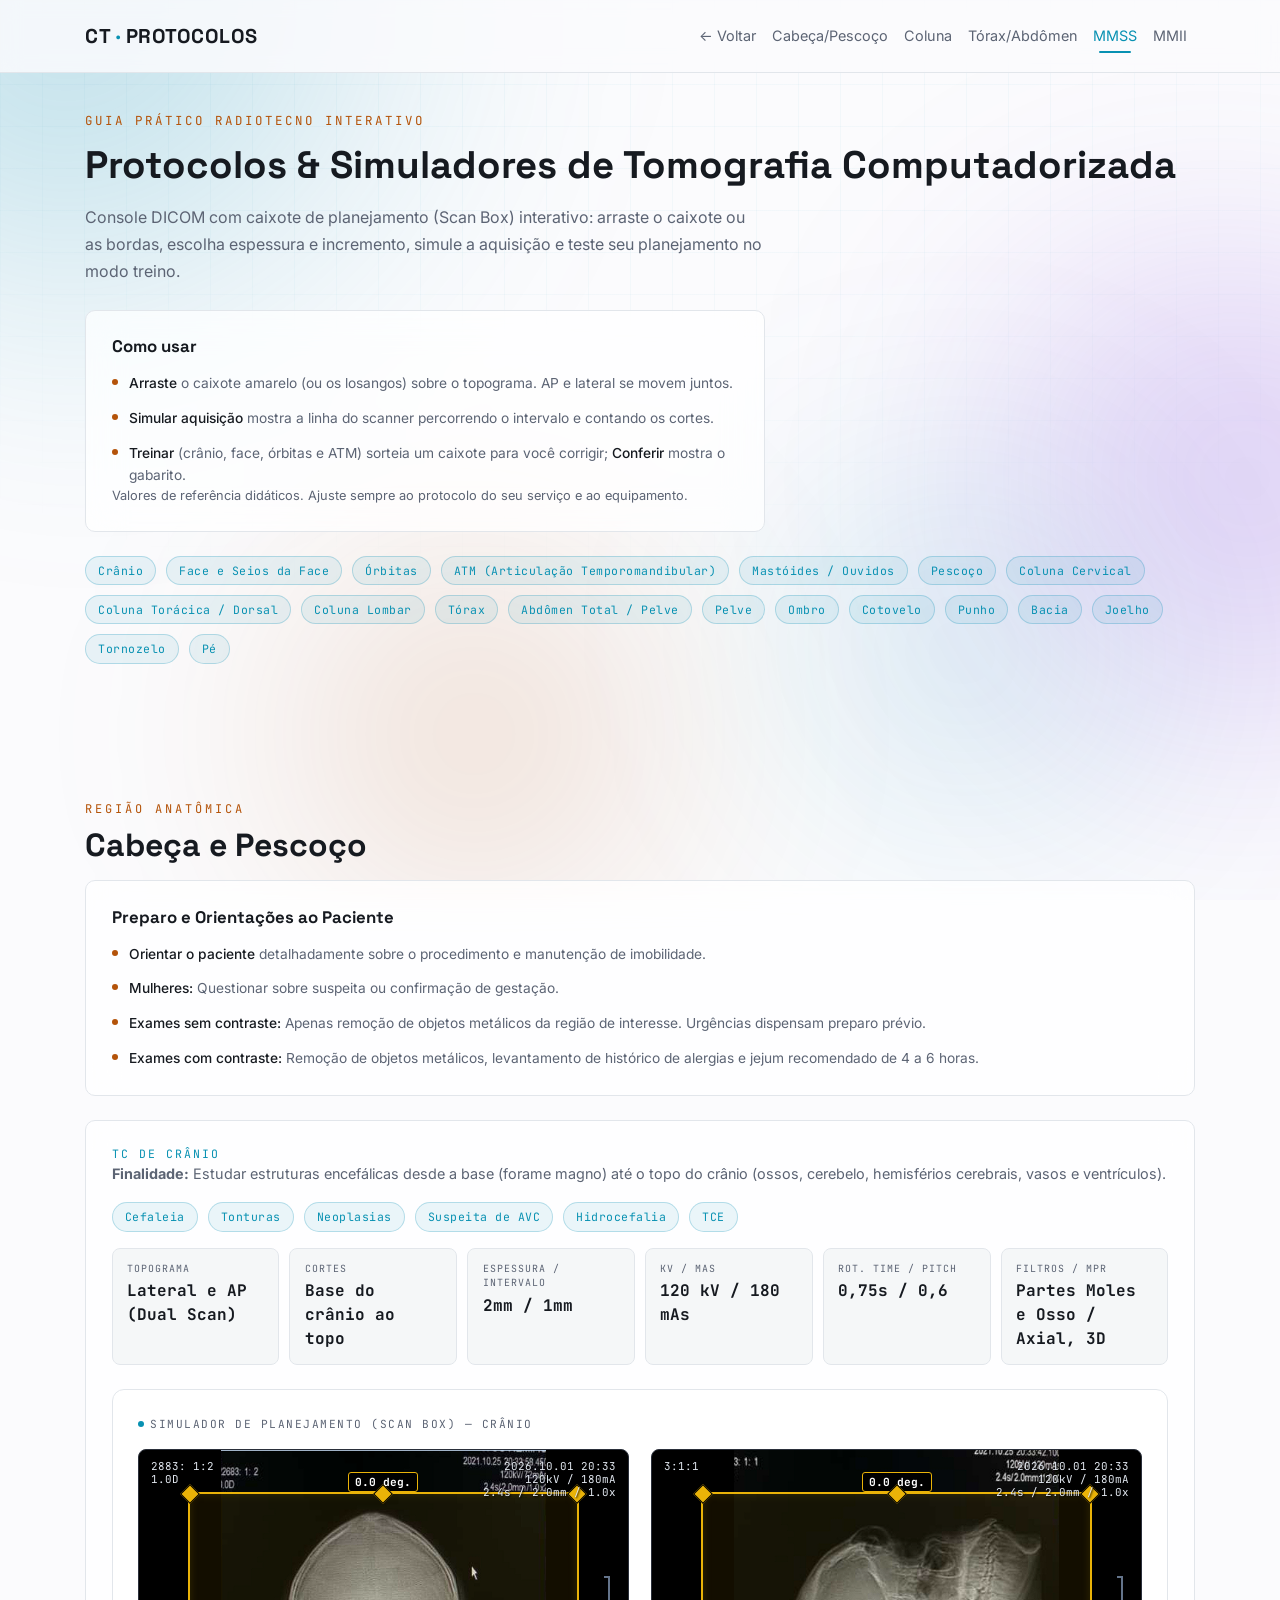
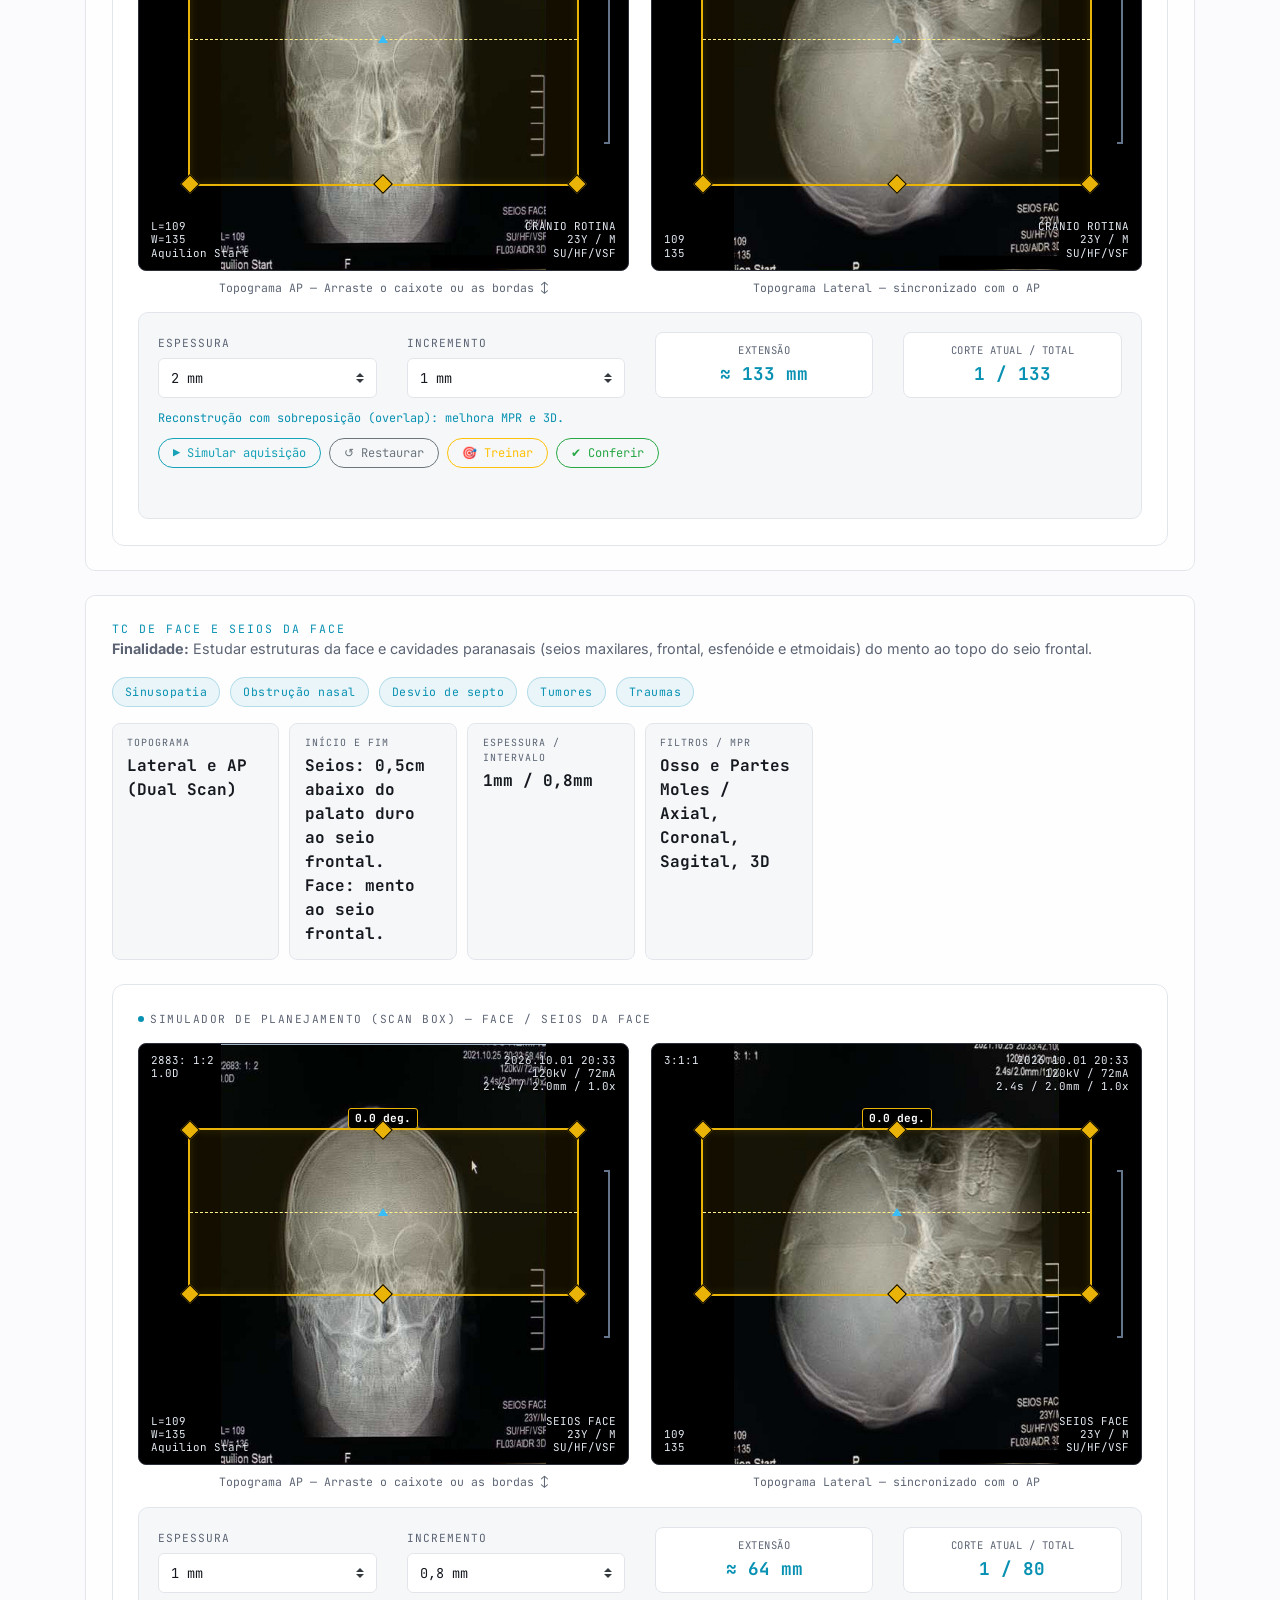
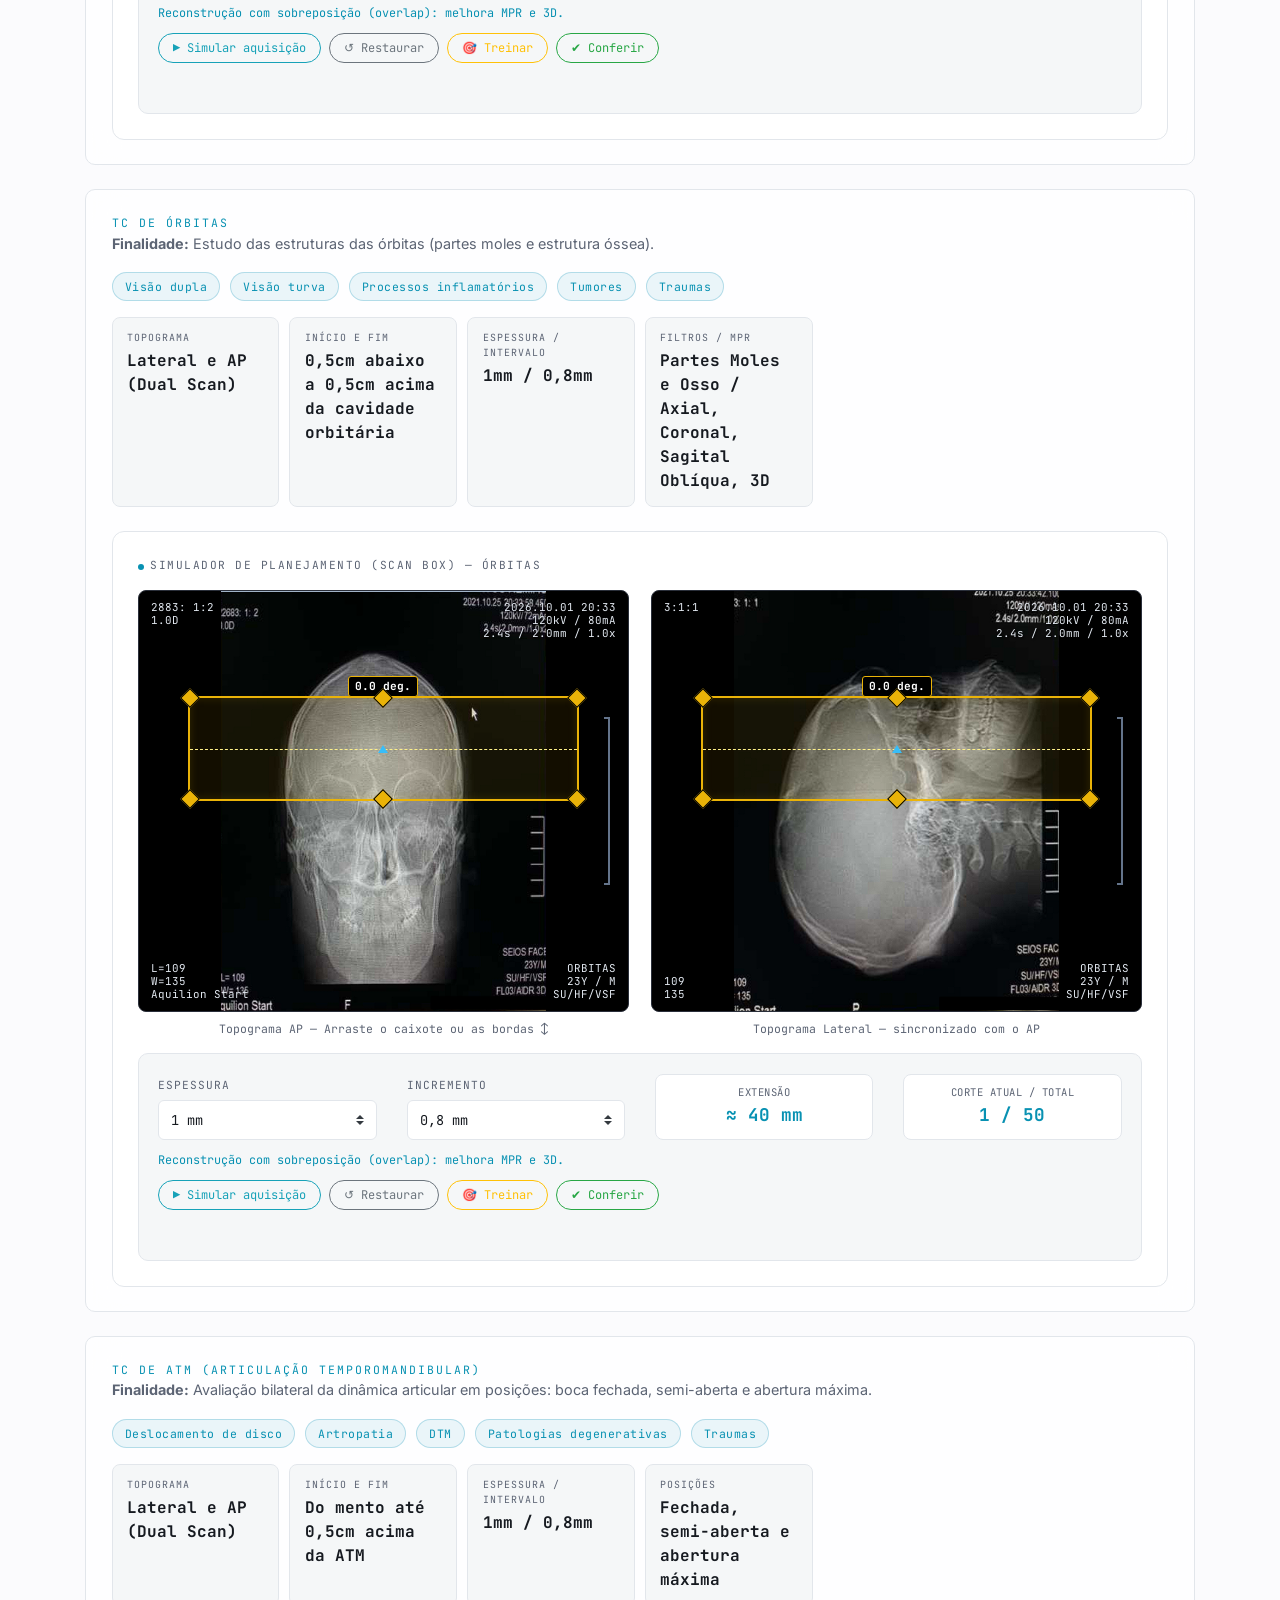
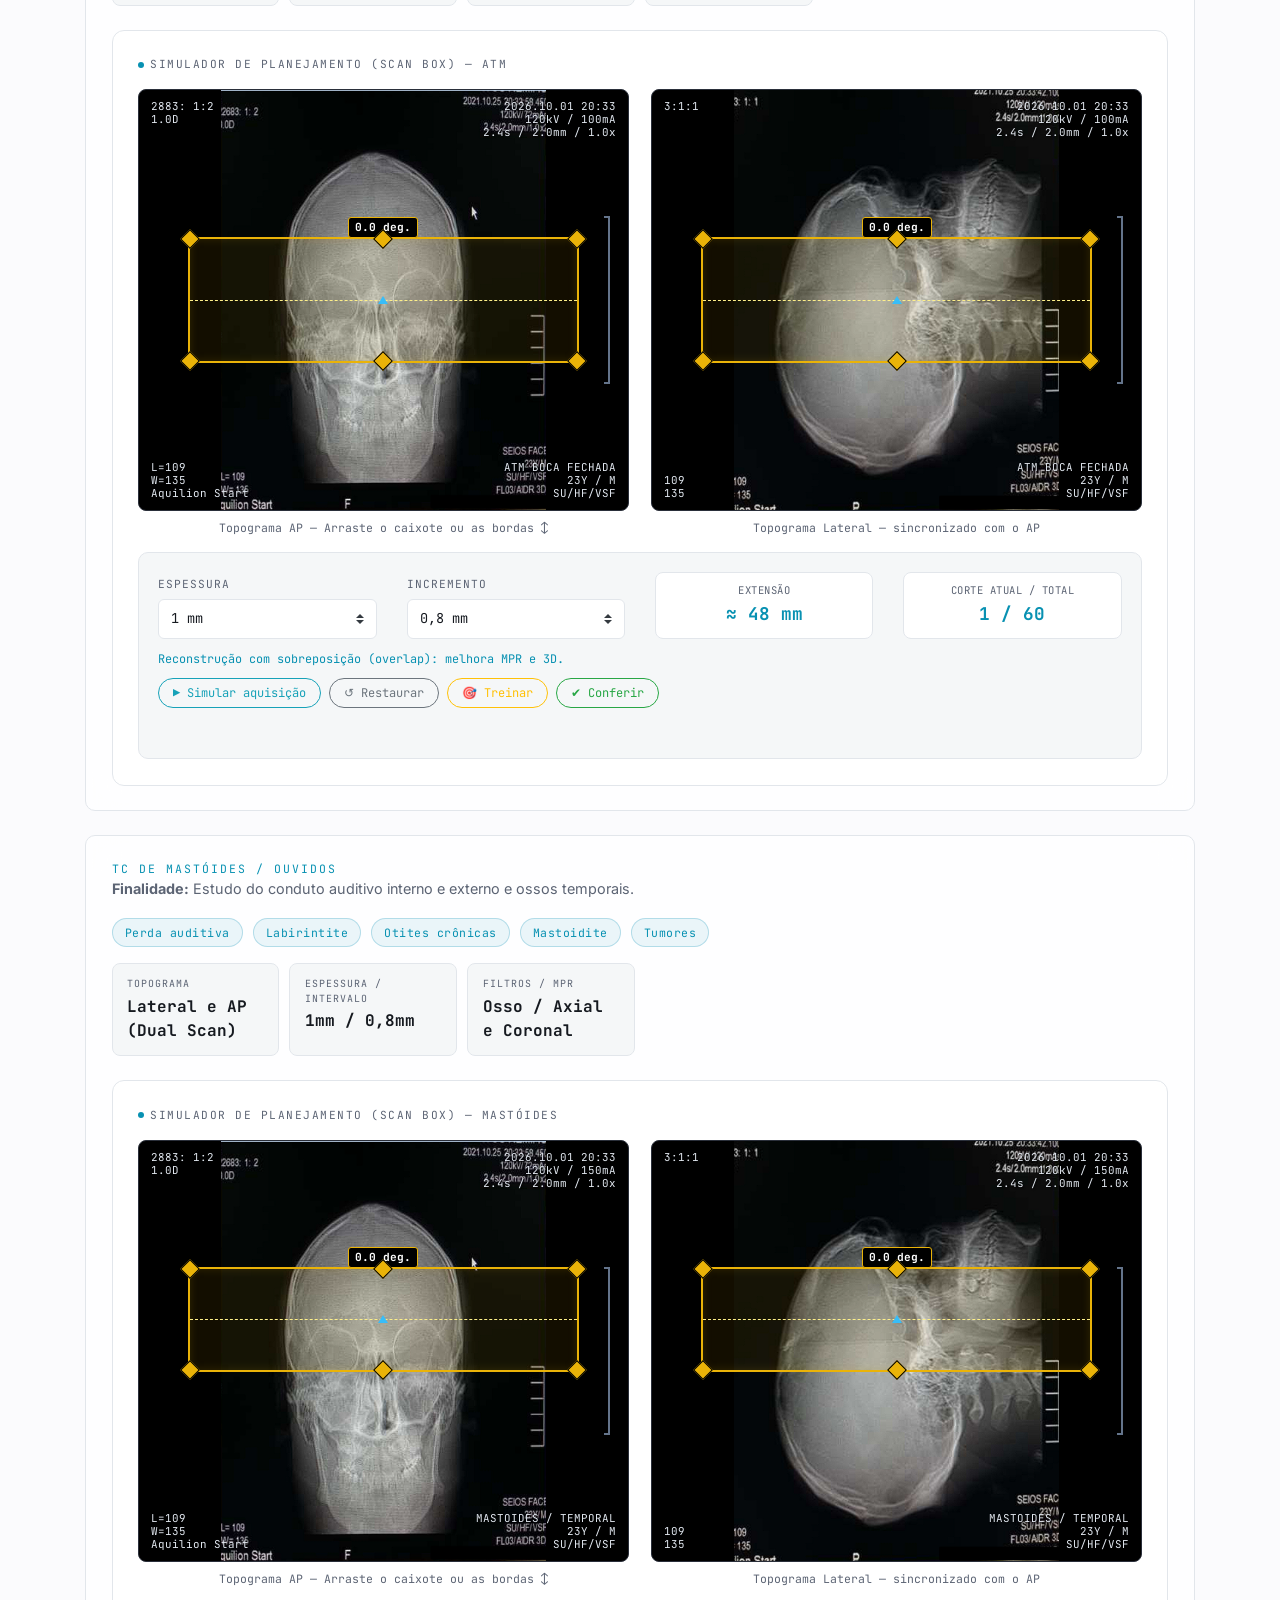
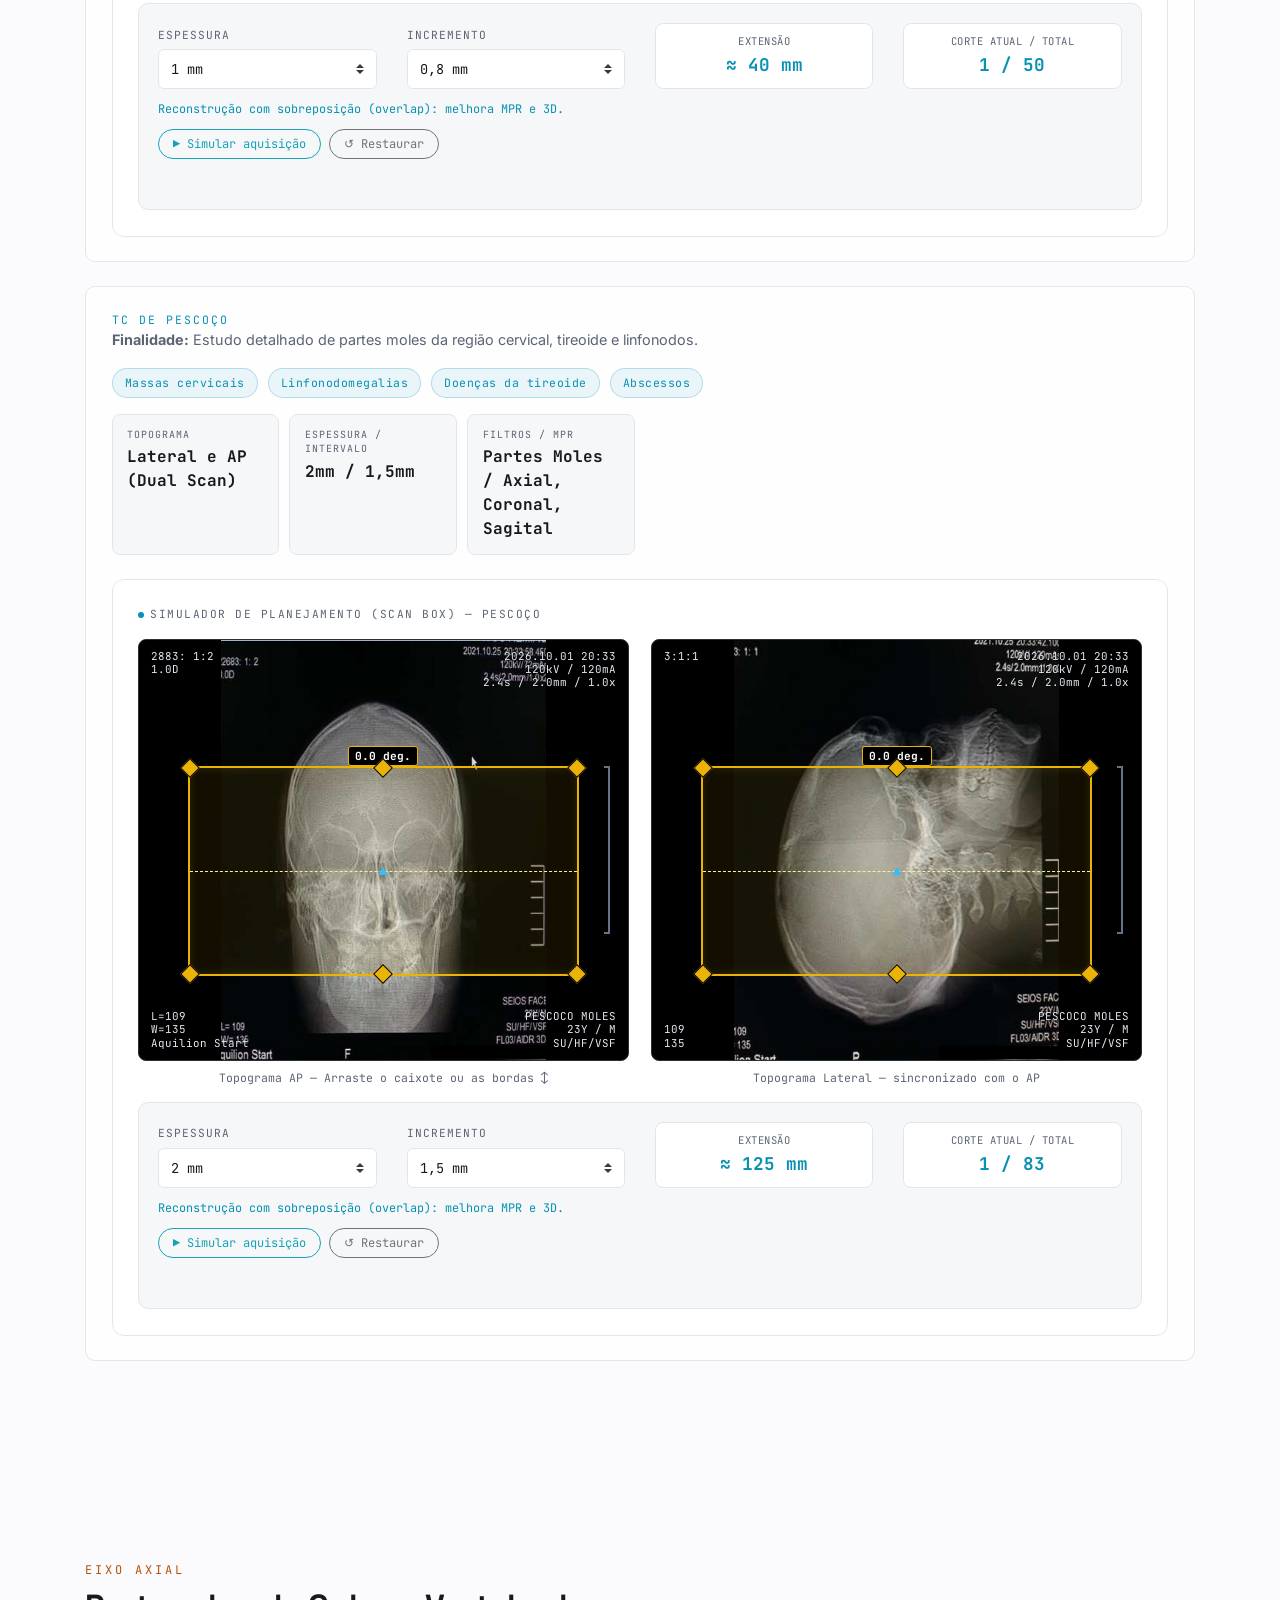
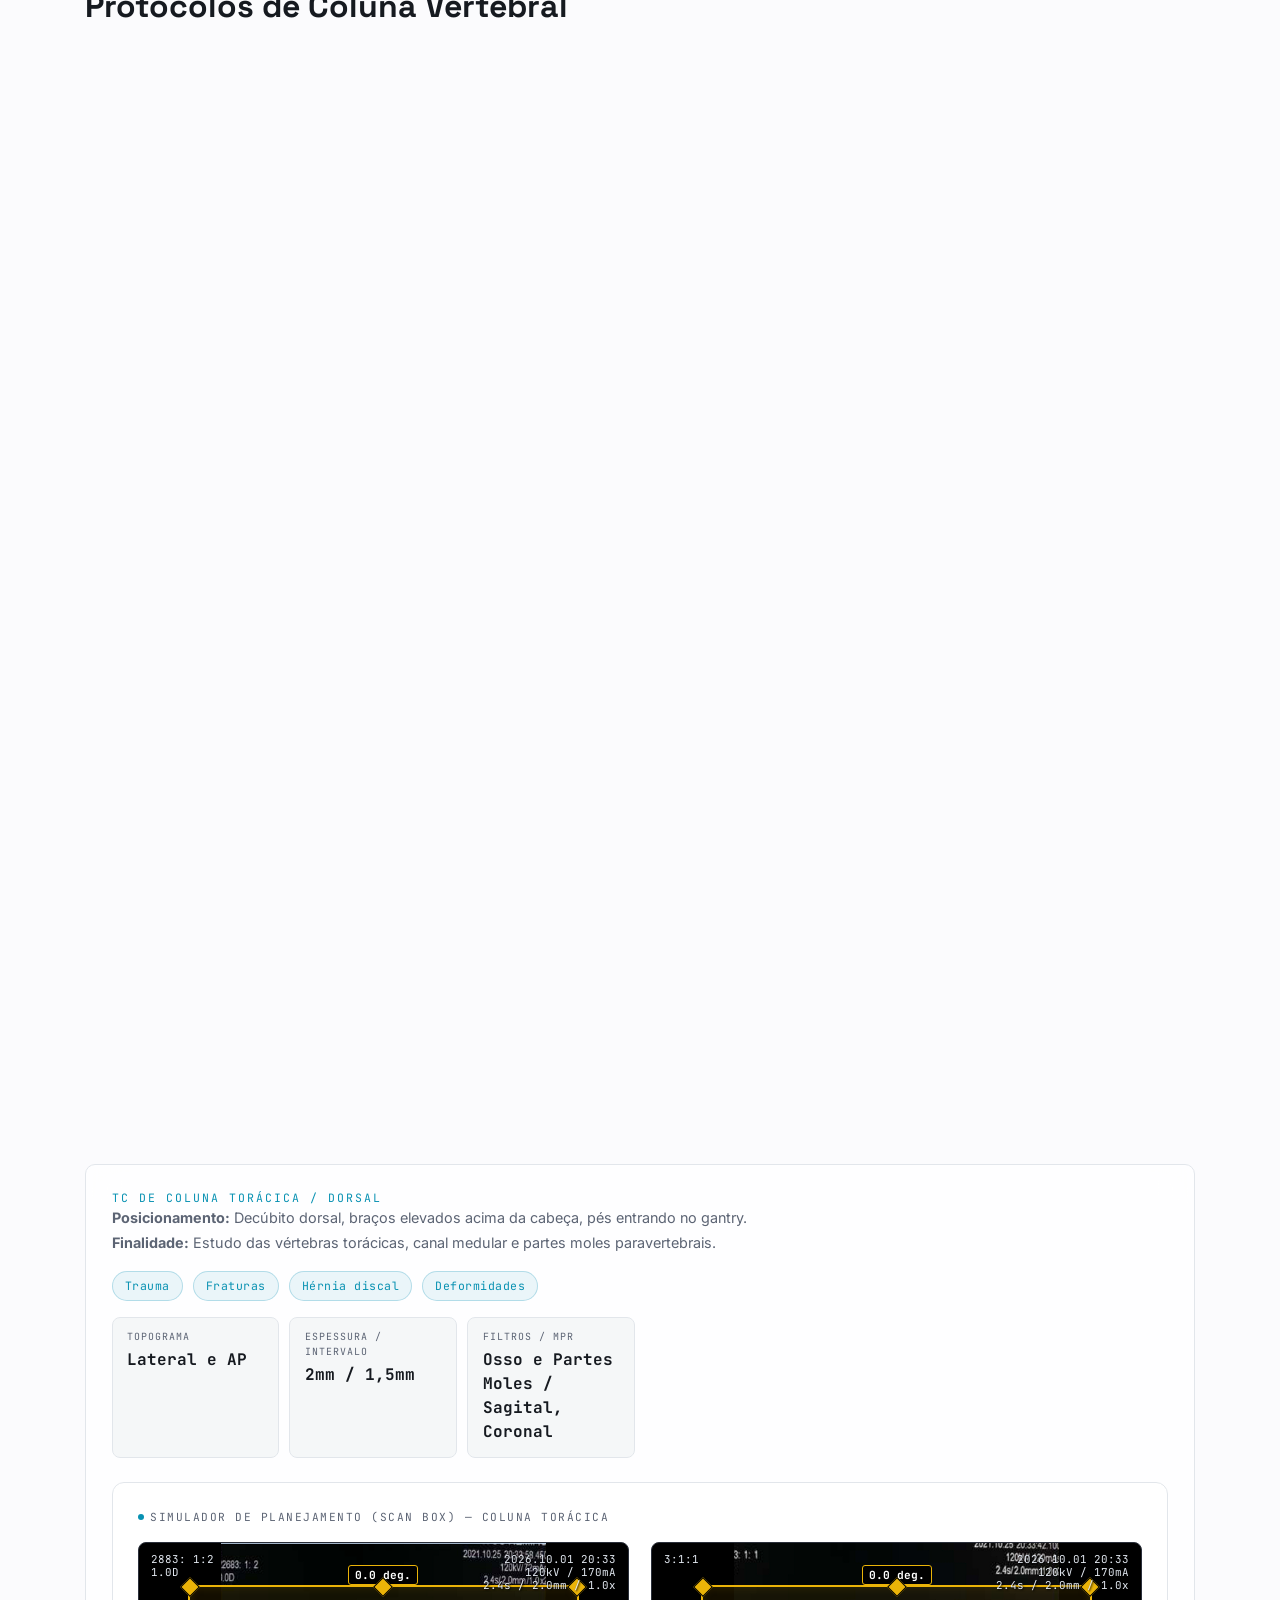
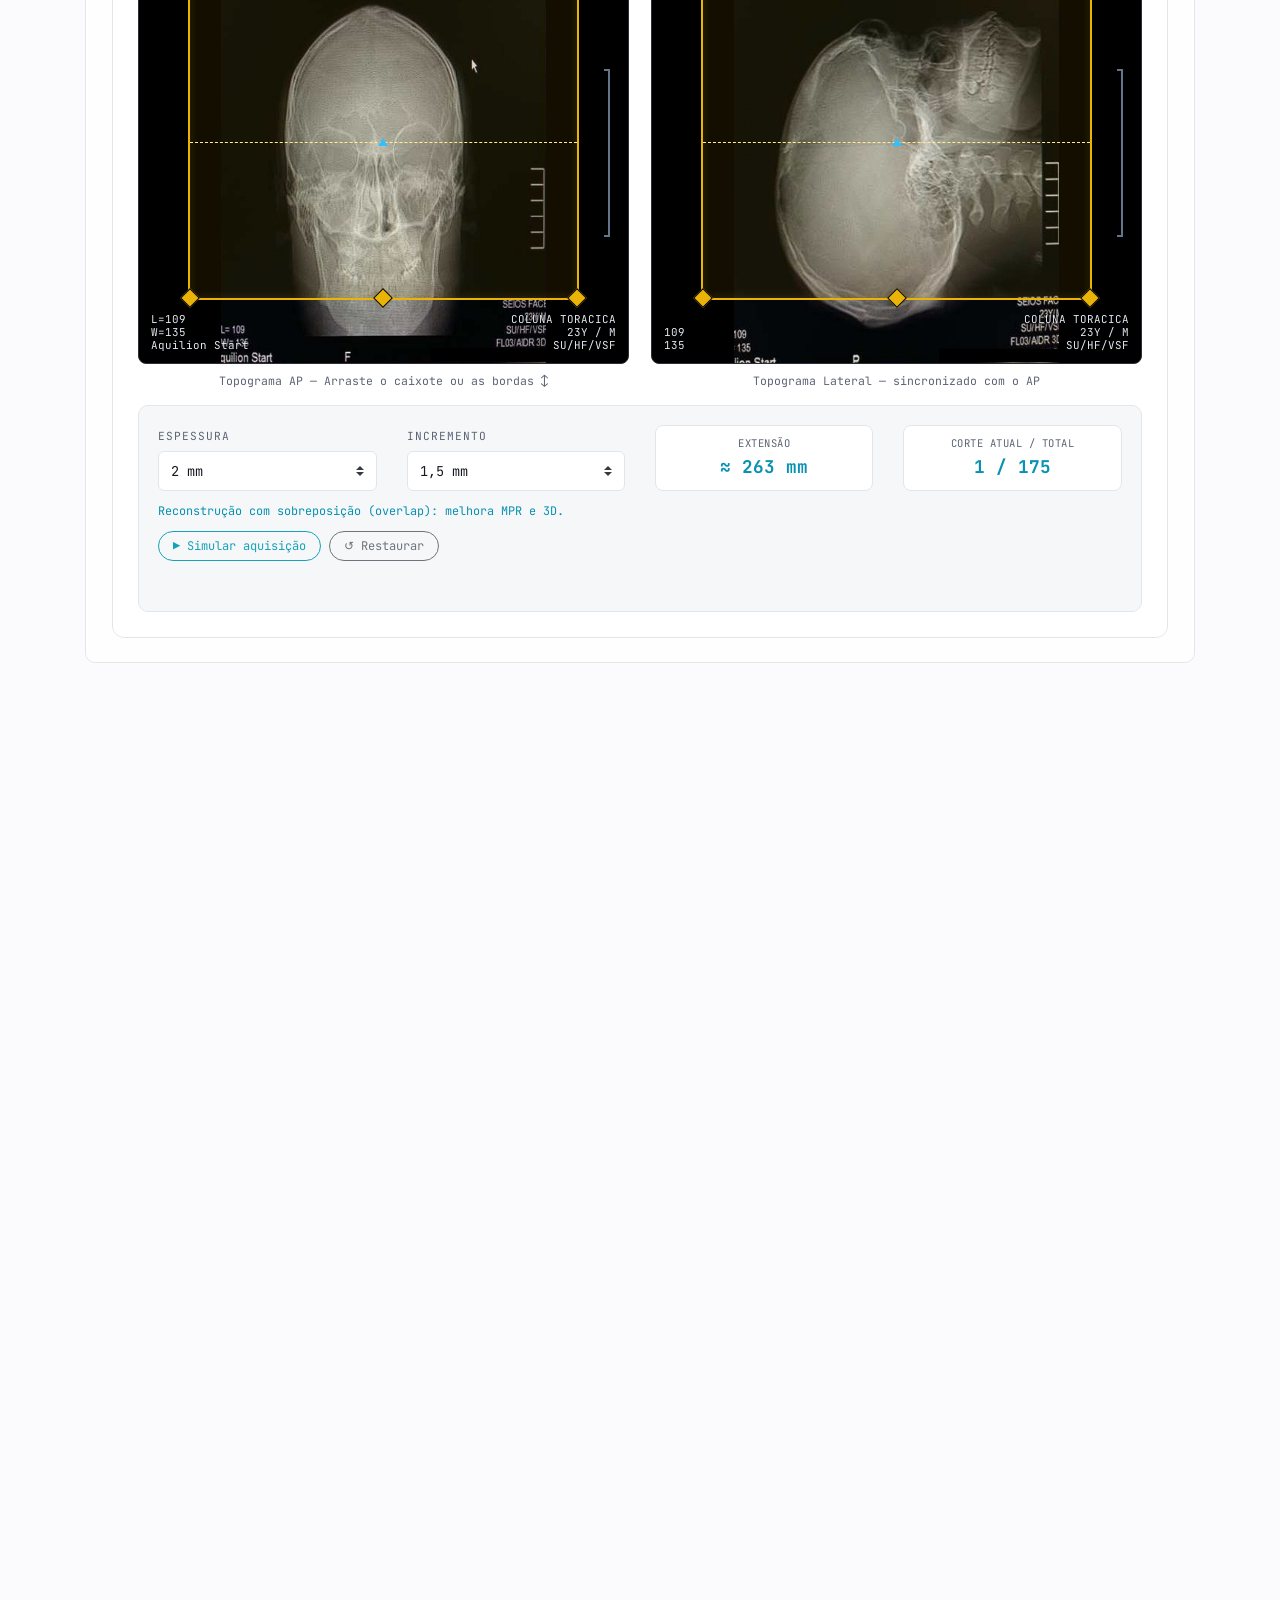
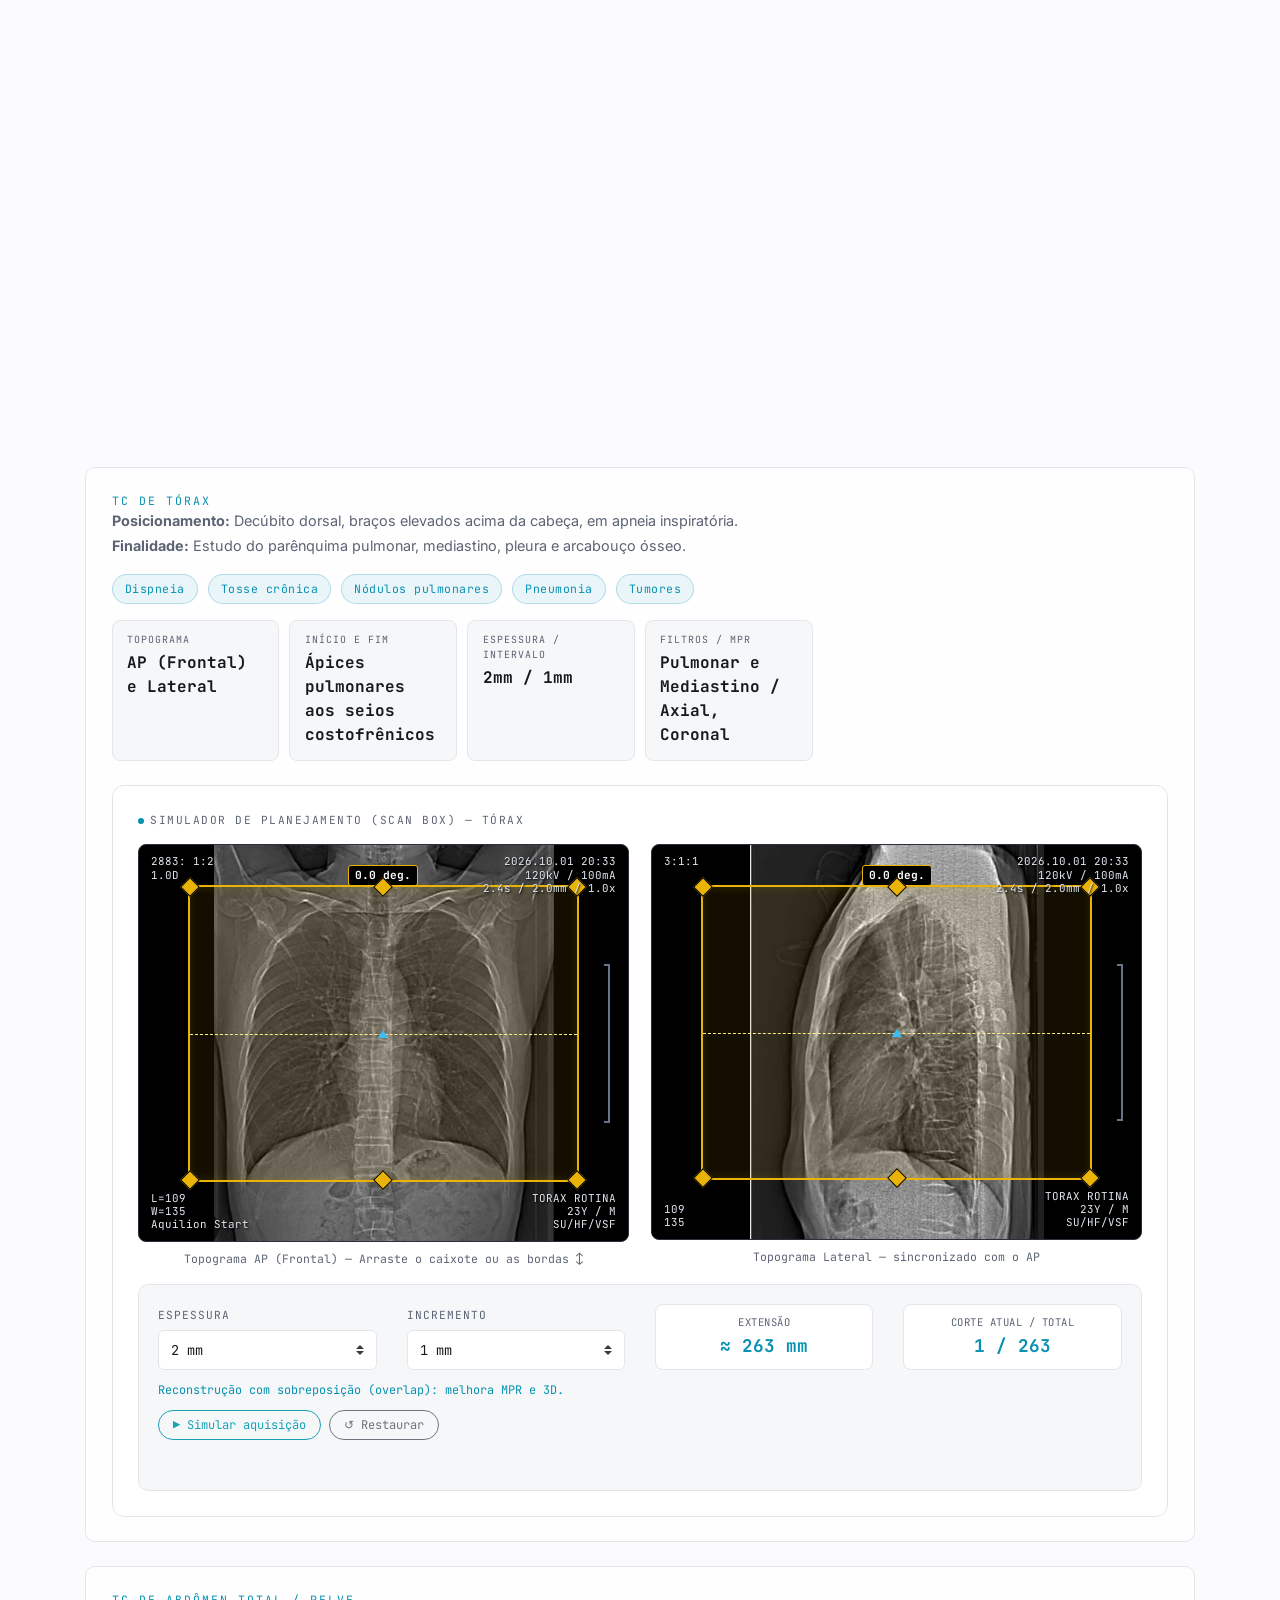
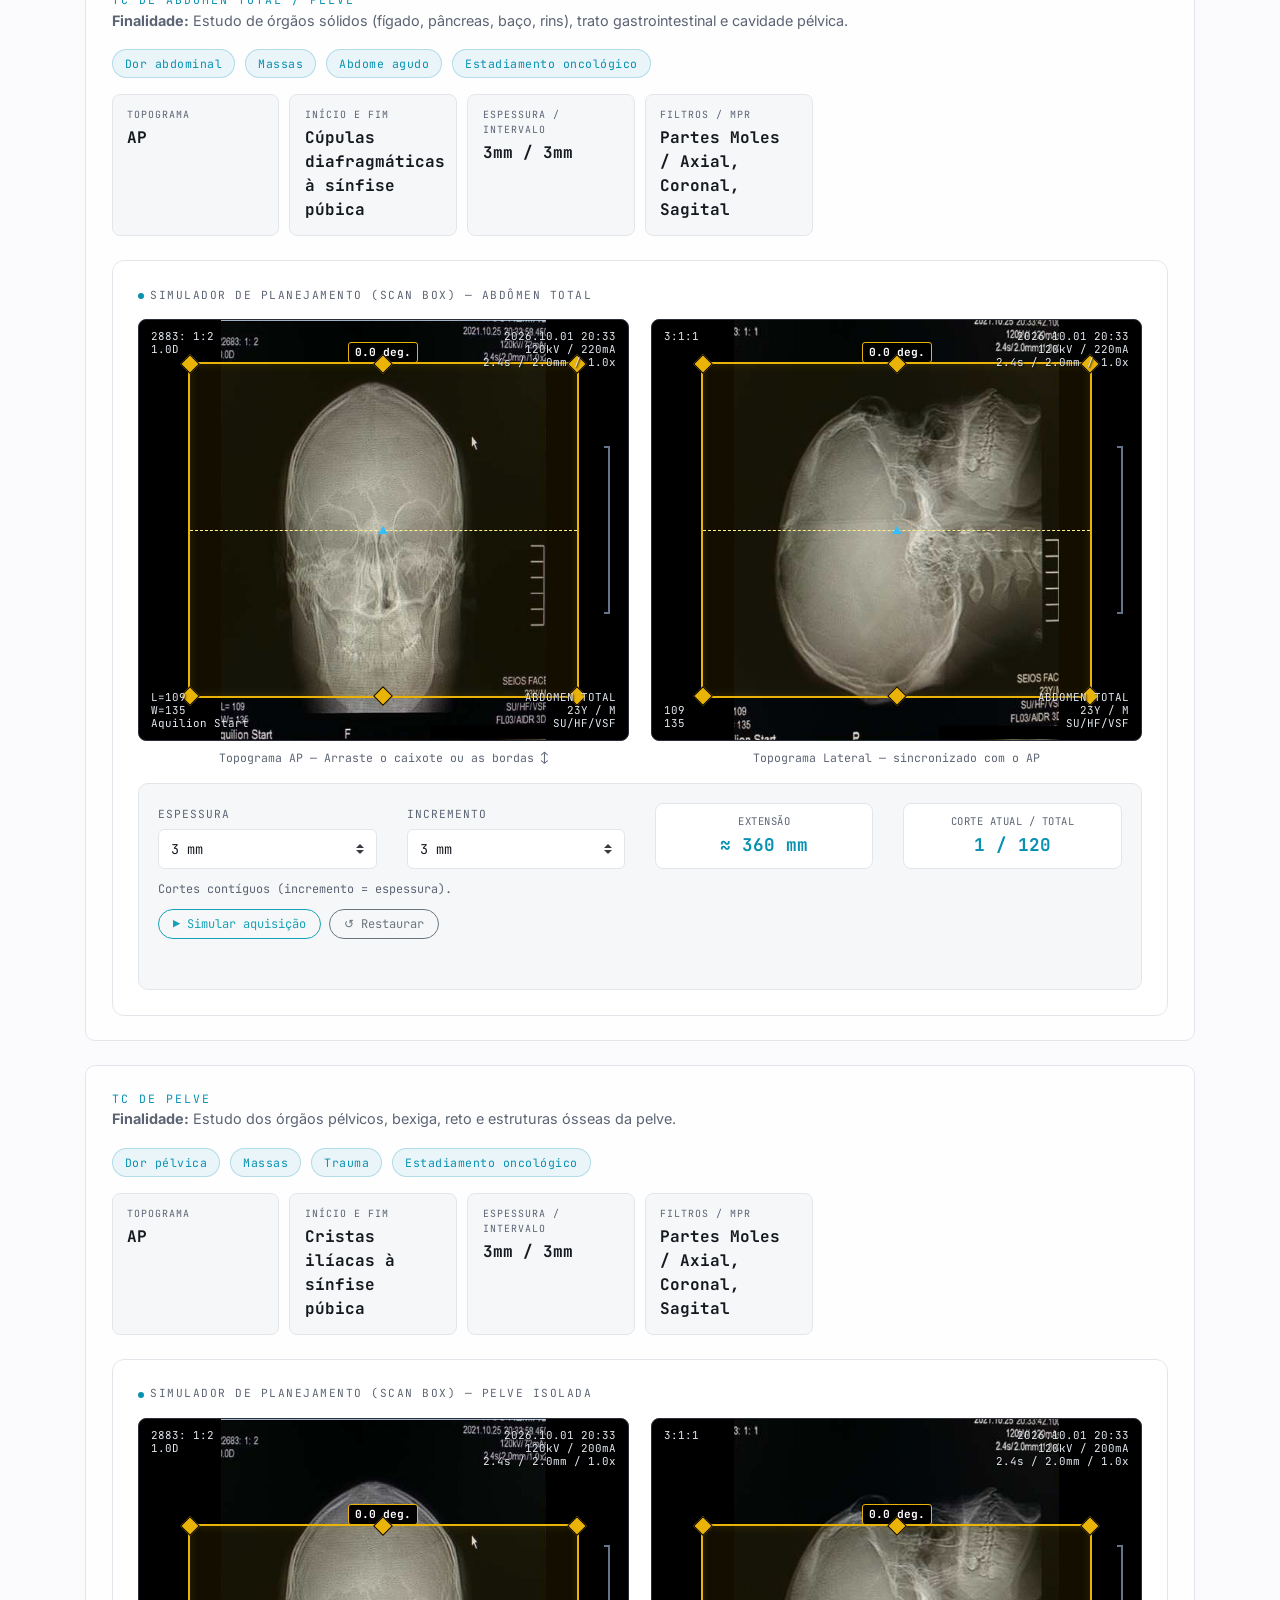
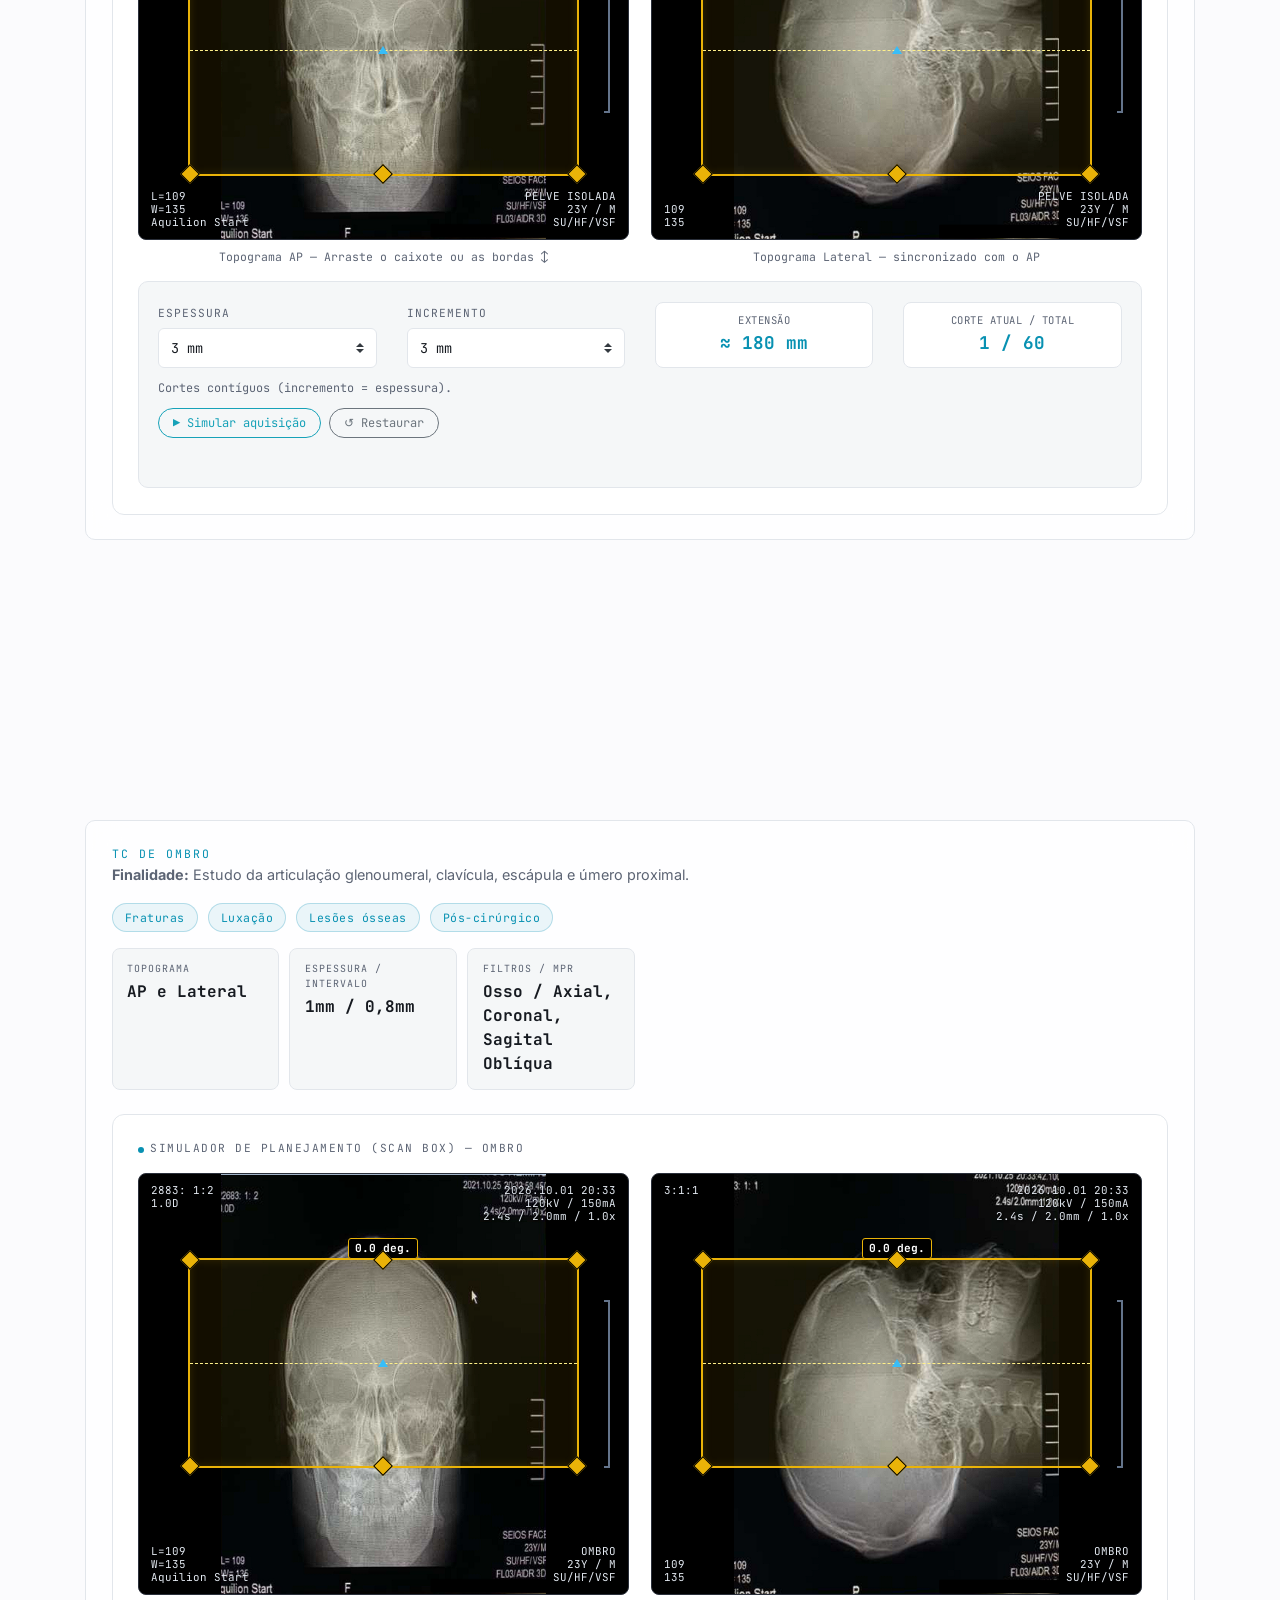
<file: protocolo.html>
<!DOCTYPE html>
<html lang="pt-BR">
<head>
    <meta charset="UTF-8">
    <meta name="viewport" content="width=device-width, initial-scale=1.0">
    <title>Protocolos de Exame — Tomografia Computadorizada</title>

    <link rel="preconnect" href="https://fonts.googleapis.com">
    <link href="https://fonts.googleapis.com/css2?family=Space+Grotesk:wght@400;500;600;700&family=Inter:wght@400;500;600&family=JetBrains+Mono:wght@400;500;700&display=swap" rel="stylesheet">
    <link rel="stylesheet" href="https://cdnjs.cloudflare.com/ajax/libs/bootstrap/4.6.2/css/bootstrap.min.css">

    <link rel="stylesheet" href="css/style.css">
</head>
<body>

<div class="aurora-bg">
    <div class="aurora-blob blob-cyan"></div>
    <div class="aurora-blob blob-violet"></div>
    <div class="aurora-blob blob-amber"></div>
    <div class="aurora-blob blob-cyan2"></div>
</div>
<div class="grid-bg"></div>

<nav class="navbar navbar-expand-md navbar-scan fixed-top py-3">
    <div class="container">
        <a class="navbar-brand" href="index.html">CT<span> · </span>PROTOCOLOS</a>
        <button class="navbar-toggler" type="button" data-toggle="collapse" data-target="#navMain" aria-controls="navMain" aria-expanded="false" aria-label="Abrir menu" style="border-color:#e2e6eb;">
            <span class="navbar-toggler-icon"></span>
        </button>
        <div class="collapse navbar-collapse justify-content-end" id="navMain">
            <ul class="navbar-nav">
                <li class="nav-item"><a class="nav-link" href="index.html">← Voltar</a></li>
                <li class="nav-item"><a class="nav-link" href="#cabeca-pescoco">Cabeça/Pescoço</a></li>
                <li class="nav-item"><a class="nav-link" href="#coluna">Coluna</a></li>
                <li class="nav-item"><a class="nav-link" href="#torax-abdomen">Tórax/Abdômen</a></li>
                <li class="nav-item"><a class="nav-link" href="#membros-superiores">MMSS</a></li>
                <li class="nav-item"><a class="nav-link" href="#membros-inferiores">MMII</a></li>
            </ul>
        </div>
    </div>
</nav>

<header class="section-pad protocol-hero">
    <div class="container">
        <div class="reveal">
            <div class="eyebrow" style="font-family:var(--font-mono);color:var(--amber);letter-spacing:3px;font-size:0.78rem;text-transform:uppercase;">Guia Prático Radiotecno Interativo</div>
            <h1 style="font-family:var(--font-display);font-weight:700;font-size:2.4rem;margin:0.7rem 0 1rem;">Protocolos &amp; Simuladores de Tomografia Computadorizada</h1>
            <p class="section-sub" style="max-width:680px;">Console DICOM com caixote de planejamento (Scan Box) interativo: arraste o caixote ou as bordas, escolha espessura e incremento, simule a aquisição e teste seu planejamento no modo treino.</p>

            <div class="safety-card mt-4" style="max-width:680px;height:auto;">
                <h4>Como usar</h4>
                <ul class="safety-list">
                    <li><b>Arraste</b> o caixote amarelo (ou os losangos) sobre o topograma. AP e lateral se movem juntos.</li>
                    <li><b>Simular aquisição</b> mostra a linha do scanner percorrendo o intervalo e contando os cortes.</li>
                    <li><b>Treinar</b> (crânio, face, órbitas e ATM) sorteia um caixote para você corrigir; <b>Conferir</b> mostra o gabarito.</li>
                </ul>
                <p class="mb-0" style="font-size:0.8rem;color:var(--text-muted);">Valores de referência didáticos. Ajuste sempre ao protocolo do seu serviço e ao equipamento.</p>
            </div>

            <div class="indication-chips mt-4" aria-label="Índice rápido de exames">
                <a class="criteria-chip" style="text-decoration:none;" href="#cranio">Crânio</a><a class="criteria-chip" style="text-decoration:none;" href="#seios-face">Face e Seios da Face</a><a class="criteria-chip" style="text-decoration:none;" href="#orbitas">Órbitas</a><a class="criteria-chip" style="text-decoration:none;" href="#atm">ATM (Articulação Temporomandibular)</a><a class="criteria-chip" style="text-decoration:none;" href="#mastoides">Mastóides / Ouvidos</a><a class="criteria-chip" style="text-decoration:none;" href="#pescoco">Pescoço</a><a class="criteria-chip" style="text-decoration:none;" href="#coluna-cervical">Coluna Cervical</a><a class="criteria-chip" style="text-decoration:none;" href="#coluna-toracica">Coluna Torácica / Dorsal</a><a class="criteria-chip" style="text-decoration:none;" href="#coluna-lombar">Coluna Lombar</a><a class="criteria-chip" style="text-decoration:none;" href="#torax">Tórax</a><a class="criteria-chip" style="text-decoration:none;" href="#abdomen">Abdômen Total / Pelve</a><a class="criteria-chip" style="text-decoration:none;" href="#pelve">Pelve</a><a class="criteria-chip" style="text-decoration:none;" href="#ombro">Ombro</a><a class="criteria-chip" style="text-decoration:none;" href="#cotovelo">Cotovelo</a><a class="criteria-chip" style="text-decoration:none;" href="#punho">Punho</a><a class="criteria-chip" style="text-decoration:none;" href="#bacia">Bacia</a><a class="criteria-chip" style="text-decoration:none;" href="#joelho">Joelho</a><a class="criteria-chip" style="text-decoration:none;" href="#tornozelo">Tornozelo</a><a class="criteria-chip" style="text-decoration:none;" href="#pe">Pé</a>
            </div>
        </div>
    </div>
</header>

<!-- ==========================================
     CABEÇA E PESCOÇO
     ========================================== -->
<section class="section-pad" id="cabeca-pescoco">
    <div class="container">
        <div class="reveal">
            <div class="section-eyebrow">Região Anatômica</div>
            <h2 class="section-title">Cabeça e Pescoço</h2>
        </div>

        <div class="safety-card mb-4 reveal">
            <h4>Preparo e Orientações ao Paciente</h4>
            <ul class="safety-list">
                <li><b>Orientar o paciente</b> detalhadamente sobre o procedimento e manutenção de imobilidade.</li>
                <li><b>Mulheres:</b> Questionar sobre suspeita ou confirmação de gestação.</li>
                <li><b>Exames sem contraste:</b> Apenas remoção de objetos metálicos da região de interesse. Urgências dispensam preparo prévio.</li>
                <li><b>Exames com contraste:</b> Remoção de objetos metálicos, levantamento de histórico de alergias e jejum recomendado de 4 a 6 horas.</li>
            </ul>
        </div>

        <!-- TC DE CRÂNIO -->
        <div class="matrix-def-card mb-4 reveal" id="cranio">
            <div class="def-term">TC de Crânio</div>
            <p><b>Finalidade:</b> Estudar estruturas encefálicas desde a base (forame magno) até o topo do crânio (ossos, cerebelo, hemisférios cerebrais, vasos e ventrículos).</p>
            <div class="indication-chips"><span class="criteria-chip">Cefaleia</span><span class="criteria-chip">Tonturas</span><span class="criteria-chip">Neoplasias</span><span class="criteria-chip">Suspeita de AVC</span><span class="criteria-chip">Hidrocefalia</span><span class="criteria-chip">TCE</span></div>
            <div class="spec-grid mt-3"><div class="spec-item"><div class="spec-label">Topograma</div><div class="spec-value">Lateral e AP (Dual Scan)</div></div><div class="spec-item"><div class="spec-label">Cortes</div><div class="spec-value">Base do crânio ao topo</div></div><div class="spec-item"><div class="spec-label">Espessura / Intervalo</div><div class="spec-value">2mm / 1mm</div></div><div class="spec-item"><div class="spec-label">kV / mAs</div><div class="spec-value">120 kV / 180 mAs</div></div><div class="spec-item"><div class="spec-label">Rot. Time / Pitch</div><div class="spec-value">0,75s / 0,6</div></div><div class="spec-item"><div class="spec-label">Filtros / MPR</div><div class="spec-value">Partes Moles e Osso / Axial, 3D</div></div></div>

            <div class="matrix-demo-panel mt-4">
                <div class="gantry-label-row">
                    <span class="gantry-tag"><span class="dot"></span>SIMULADOR DE PLANEJAMENTO (SCAN BOX) — CRÂNIO</span>
                </div>
                <div class="scout-real-row">
                    <div class="scout-real-main">
                        <div class="scout-image-wrap" id="scout-cranio-ap">
                            <img src="img/scout-ap.jpg" alt="Scout AP TC de Crânio">
                            <div class="dicom-overlay-tl">2883: 1:2<br>1.0D</div>
                            <div class="dicom-overlay-tr">2026.10.01 20:33<br>120kV / 180mA<br>2.4s / 2.0mm / 1.0x</div>
                            <div class="dicom-overlay-bl">L=109<br>W=135<br>Aquilion Start</div>
                            <div class="dicom-overlay-br">CRANIO ROTINA<br>23Y / M<br>SU/HF/VSF</div>
                            <div class="dicom-ruler"></div>
                            <div class="scout-box-overlay">
                                <div class="scout-angle-indicator">0.0 deg.</div>
                                <div class="scout-center-line"></div>
                                <div class="scout-diamond-marker tl"></div><div class="scout-diamond-marker tm"></div><div class="scout-diamond-marker tr"></div><div class="scout-diamond-marker bl"></div><div class="scout-diamond-marker bm"></div><div class="scout-diamond-marker br"></div>
                            </div>
                        </div>
                        <div class="scout-drag-hint">Topograma AP — Arraste o caixote ou as bordas ↕</div>
                    </div>
                    <div class="scout-real-side">
                        <div class="scout-image-wrap" id="scout-cranio-lat">
                            <img src="img/scout-lateral.jpg" alt="Scout Lateral TC de Crânio">
                            <div class="dicom-overlay-tl">3:1:1</div>
                            <div class="dicom-overlay-tr">2026.10.01 20:33<br>120kV / 180mA<br>2.4s / 2.0mm / 1.0x</div>
                            <div class="dicom-overlay-bl">109<br>135</div>
                            <div class="dicom-overlay-br">CRANIO ROTINA<br>23Y / M<br>SU/HF/VSF</div>
                            <div class="dicom-ruler"></div>
                            <div class="scout-box-overlay">
                                <div class="scout-angle-indicator">0.0 deg.</div>
                                <div class="scout-center-line"></div>
                                <div class="scout-diamond-marker tl"></div><div class="scout-diamond-marker tm"></div><div class="scout-diamond-marker tr"></div><div class="scout-diamond-marker bl"></div><div class="scout-diamond-marker bm"></div><div class="scout-diamond-marker br"></div>
                            </div>
                        </div>
                        <div class="scout-drag-hint">Topograma Lateral — sincronizado com o AP</div>
                    </div>
                </div>
                <!-- painel de controles, simulação e treino são gerados pelo protocolo.js -->
            </div>
        </div>

        <!-- TC DE FACE E SEIOS DA FACE -->
        <div class="matrix-def-card mb-4 reveal" id="seios-face">
            <div class="def-term">TC de Face e Seios da Face</div>
            <p><b>Finalidade:</b> Estudar estruturas da face e cavidades paranasais (seios maxilares, frontal, esfenóide e etmoidais) do mento ao topo do seio frontal.</p>
            <div class="indication-chips"><span class="criteria-chip">Sinusopatia</span><span class="criteria-chip">Obstrução nasal</span><span class="criteria-chip">Desvio de septo</span><span class="criteria-chip">Tumores</span><span class="criteria-chip">Traumas</span></div>
            <div class="spec-grid mt-3"><div class="spec-item"><div class="spec-label">Topograma</div><div class="spec-value">Lateral e AP (Dual Scan)</div></div><div class="spec-item"><div class="spec-label">Início e Fim</div><div class="spec-value">Seios: 0,5cm abaixo do palato duro ao seio frontal. Face: mento ao seio frontal.</div></div><div class="spec-item"><div class="spec-label">Espessura / Intervalo</div><div class="spec-value">1mm / 0,8mm</div></div><div class="spec-item"><div class="spec-label">Filtros / MPR</div><div class="spec-value">Osso e Partes Moles / Axial, Coronal, Sagital, 3D</div></div></div>

            <div class="matrix-demo-panel mt-4">
                <div class="gantry-label-row">
                    <span class="gantry-tag"><span class="dot"></span>SIMULADOR DE PLANEJAMENTO (SCAN BOX) — FACE / SEIOS DA FACE</span>
                </div>
                <div class="scout-real-row">
                    <div class="scout-real-main">
                        <div class="scout-image-wrap" id="scout-seios-face-ap">
                            <img src="img/scout-ap.jpg" alt="Scout AP TC de Face e Seios da Face">
                            <div class="dicom-overlay-tl">2883: 1:2<br>1.0D</div>
                            <div class="dicom-overlay-tr">2026.10.01 20:33<br>120kV / 72mA<br>2.4s / 2.0mm / 1.0x</div>
                            <div class="dicom-overlay-bl">L=109<br>W=135<br>Aquilion Start</div>
                            <div class="dicom-overlay-br">SEIOS FACE<br>23Y / M<br>SU/HF/VSF</div>
                            <div class="dicom-ruler"></div>
                            <div class="scout-box-overlay">
                                <div class="scout-angle-indicator">0.0 deg.</div>
                                <div class="scout-center-line"></div>
                                <div class="scout-diamond-marker tl"></div><div class="scout-diamond-marker tm"></div><div class="scout-diamond-marker tr"></div><div class="scout-diamond-marker bl"></div><div class="scout-diamond-marker bm"></div><div class="scout-diamond-marker br"></div>
                            </div>
                        </div>
                        <div class="scout-drag-hint">Topograma AP — Arraste o caixote ou as bordas ↕</div>
                    </div>
                    <div class="scout-real-side">
                        <div class="scout-image-wrap" id="scout-seios-face-lat">
                            <img src="img/scout-lateral.jpg" alt="Scout Lateral TC de Face e Seios da Face">
                            <div class="dicom-overlay-tl">3:1:1</div>
                            <div class="dicom-overlay-tr">2026.10.01 20:33<br>120kV / 72mA<br>2.4s / 2.0mm / 1.0x</div>
                            <div class="dicom-overlay-bl">109<br>135</div>
                            <div class="dicom-overlay-br">SEIOS FACE<br>23Y / M<br>SU/HF/VSF</div>
                            <div class="dicom-ruler"></div>
                            <div class="scout-box-overlay">
                                <div class="scout-angle-indicator">0.0 deg.</div>
                                <div class="scout-center-line"></div>
                                <div class="scout-diamond-marker tl"></div><div class="scout-diamond-marker tm"></div><div class="scout-diamond-marker tr"></div><div class="scout-diamond-marker bl"></div><div class="scout-diamond-marker bm"></div><div class="scout-diamond-marker br"></div>
                            </div>
                        </div>
                        <div class="scout-drag-hint">Topograma Lateral — sincronizado com o AP</div>
                    </div>
                </div>
                <!-- painel de controles, simulação e treino são gerados pelo protocolo.js -->
            </div>
        </div>

        <!-- TC DE ÓRBITAS -->
        <div class="matrix-def-card mb-4 reveal" id="orbitas">
            <div class="def-term">TC de Órbitas</div>
            <p><b>Finalidade:</b> Estudo das estruturas das órbitas (partes moles e estrutura óssea).</p>
            <div class="indication-chips"><span class="criteria-chip">Visão dupla</span><span class="criteria-chip">Visão turva</span><span class="criteria-chip">Processos inflamatórios</span><span class="criteria-chip">Tumores</span><span class="criteria-chip">Traumas</span></div>
            <div class="spec-grid mt-3"><div class="spec-item"><div class="spec-label">Topograma</div><div class="spec-value">Lateral e AP (Dual Scan)</div></div><div class="spec-item"><div class="spec-label">Início e Fim</div><div class="spec-value">0,5cm abaixo a 0,5cm acima da cavidade orbitária</div></div><div class="spec-item"><div class="spec-label">Espessura / Intervalo</div><div class="spec-value">1mm / 0,8mm</div></div><div class="spec-item"><div class="spec-label">Filtros / MPR</div><div class="spec-value">Partes Moles e Osso / Axial, Coronal, Sagital Oblíqua, 3D</div></div></div>

            <div class="matrix-demo-panel mt-4">
                <div class="gantry-label-row">
                    <span class="gantry-tag"><span class="dot"></span>SIMULADOR DE PLANEJAMENTO (SCAN BOX) — ÓRBITAS</span>
                </div>
                <div class="scout-real-row">
                    <div class="scout-real-main">
                        <div class="scout-image-wrap" id="scout-orbitas-ap">
                            <img src="img/scout-ap.jpg" alt="Scout AP TC de Órbitas">
                            <div class="dicom-overlay-tl">2883: 1:2<br>1.0D</div>
                            <div class="dicom-overlay-tr">2026.10.01 20:33<br>120kV / 80mA<br>2.4s / 2.0mm / 1.0x</div>
                            <div class="dicom-overlay-bl">L=109<br>W=135<br>Aquilion Start</div>
                            <div class="dicom-overlay-br">ORBITAS<br>23Y / M<br>SU/HF/VSF</div>
                            <div class="dicom-ruler"></div>
                            <div class="scout-box-overlay">
                                <div class="scout-angle-indicator">0.0 deg.</div>
                                <div class="scout-center-line"></div>
                                <div class="scout-diamond-marker tl"></div><div class="scout-diamond-marker tm"></div><div class="scout-diamond-marker tr"></div><div class="scout-diamond-marker bl"></div><div class="scout-diamond-marker bm"></div><div class="scout-diamond-marker br"></div>
                            </div>
                        </div>
                        <div class="scout-drag-hint">Topograma AP — Arraste o caixote ou as bordas ↕</div>
                    </div>
                    <div class="scout-real-side">
                        <div class="scout-image-wrap" id="scout-orbitas-lat">
                            <img src="img/scout-lateral.jpg" alt="Scout Lateral TC de Órbitas">
                            <div class="dicom-overlay-tl">3:1:1</div>
                            <div class="dicom-overlay-tr">2026.10.01 20:33<br>120kV / 80mA<br>2.4s / 2.0mm / 1.0x</div>
                            <div class="dicom-overlay-bl">109<br>135</div>
                            <div class="dicom-overlay-br">ORBITAS<br>23Y / M<br>SU/HF/VSF</div>
                            <div class="dicom-ruler"></div>
                            <div class="scout-box-overlay">
                                <div class="scout-angle-indicator">0.0 deg.</div>
                                <div class="scout-center-line"></div>
                                <div class="scout-diamond-marker tl"></div><div class="scout-diamond-marker tm"></div><div class="scout-diamond-marker tr"></div><div class="scout-diamond-marker bl"></div><div class="scout-diamond-marker bm"></div><div class="scout-diamond-marker br"></div>
                            </div>
                        </div>
                        <div class="scout-drag-hint">Topograma Lateral — sincronizado com o AP</div>
                    </div>
                </div>
                <!-- painel de controles, simulação e treino são gerados pelo protocolo.js -->
            </div>
        </div>

        <!-- TC DE ATM (ARTICULAÇÃO TEMPOROMANDIBULAR) -->
        <div class="matrix-def-card mb-4 reveal" id="atm">
            <div class="def-term">TC de ATM (Articulação Temporomandibular)</div>
            <p><b>Finalidade:</b> Avaliação bilateral da dinâmica articular em posições: boca fechada, semi-aberta e abertura máxima.</p>
            <div class="indication-chips"><span class="criteria-chip">Deslocamento de disco</span><span class="criteria-chip">Artropatia</span><span class="criteria-chip">DTM</span><span class="criteria-chip">Patologias degenerativas</span><span class="criteria-chip">Traumas</span></div>
            <div class="spec-grid mt-3"><div class="spec-item"><div class="spec-label">Topograma</div><div class="spec-value">Lateral e AP (Dual Scan)</div></div><div class="spec-item"><div class="spec-label">Início e Fim</div><div class="spec-value">Do mento até 0,5cm acima da ATM</div></div><div class="spec-item"><div class="spec-label">Espessura / Intervalo</div><div class="spec-value">1mm / 0,8mm</div></div><div class="spec-item"><div class="spec-label">Posições</div><div class="spec-value">Fechada, semi-aberta e abertura máxima</div></div></div>

            <div class="matrix-demo-panel mt-4">
                <div class="gantry-label-row">
                    <span class="gantry-tag"><span class="dot"></span>SIMULADOR DE PLANEJAMENTO (SCAN BOX) — ATM</span>
                </div>
                <div class="scout-real-row">
                    <div class="scout-real-main">
                        <div class="scout-image-wrap" id="scout-atm-ap">
                            <img src="img/scout-ap.jpg" alt="Scout AP TC de ATM (Articulação Temporomandibular)">
                            <div class="dicom-overlay-tl">2883: 1:2<br>1.0D</div>
                            <div class="dicom-overlay-tr">2026.10.01 20:33<br>120kV / 100mA<br>2.4s / 2.0mm / 1.0x</div>
                            <div class="dicom-overlay-bl">L=109<br>W=135<br>Aquilion Start</div>
                            <div class="dicom-overlay-br">ATM BOCA FECHADA<br>23Y / M<br>SU/HF/VSF</div>
                            <div class="dicom-ruler"></div>
                            <div class="scout-box-overlay">
                                <div class="scout-angle-indicator">0.0 deg.</div>
                                <div class="scout-center-line"></div>
                                <div class="scout-diamond-marker tl"></div><div class="scout-diamond-marker tm"></div><div class="scout-diamond-marker tr"></div><div class="scout-diamond-marker bl"></div><div class="scout-diamond-marker bm"></div><div class="scout-diamond-marker br"></div>
                            </div>
                        </div>
                        <div class="scout-drag-hint">Topograma AP — Arraste o caixote ou as bordas ↕</div>
                    </div>
                    <div class="scout-real-side">
                        <div class="scout-image-wrap" id="scout-atm-lat">
                            <img src="img/scout-lateral.jpg" alt="Scout Lateral TC de ATM (Articulação Temporomandibular)">
                            <div class="dicom-overlay-tl">3:1:1</div>
                            <div class="dicom-overlay-tr">2026.10.01 20:33<br>120kV / 100mA<br>2.4s / 2.0mm / 1.0x</div>
                            <div class="dicom-overlay-bl">109<br>135</div>
                            <div class="dicom-overlay-br">ATM BOCA FECHADA<br>23Y / M<br>SU/HF/VSF</div>
                            <div class="dicom-ruler"></div>
                            <div class="scout-box-overlay">
                                <div class="scout-angle-indicator">0.0 deg.</div>
                                <div class="scout-center-line"></div>
                                <div class="scout-diamond-marker tl"></div><div class="scout-diamond-marker tm"></div><div class="scout-diamond-marker tr"></div><div class="scout-diamond-marker bl"></div><div class="scout-diamond-marker bm"></div><div class="scout-diamond-marker br"></div>
                            </div>
                        </div>
                        <div class="scout-drag-hint">Topograma Lateral — sincronizado com o AP</div>
                    </div>
                </div>
                <!-- painel de controles, simulação e treino são gerados pelo protocolo.js -->
            </div>
        </div>

        <!-- TC DE MASTÓIDES / OUVIDOS -->
        <div class="matrix-def-card mb-4 reveal" id="mastoides">
            <div class="def-term">TC de Mastóides / Ouvidos</div>
            <p><b>Finalidade:</b> Estudo do conduto auditivo interno e externo e ossos temporais.</p>
            <div class="indication-chips"><span class="criteria-chip">Perda auditiva</span><span class="criteria-chip">Labirintite</span><span class="criteria-chip">Otites crônicas</span><span class="criteria-chip">Mastoidite</span><span class="criteria-chip">Tumores</span></div>
            <div class="spec-grid mt-3"><div class="spec-item"><div class="spec-label">Topograma</div><div class="spec-value">Lateral e AP (Dual Scan)</div></div><div class="spec-item"><div class="spec-label">Espessura / Intervalo</div><div class="spec-value">1mm / 0,8mm</div></div><div class="spec-item"><div class="spec-label">Filtros / MPR</div><div class="spec-value">Osso / Axial e Coronal</div></div></div>

            <div class="matrix-demo-panel mt-4">
                <div class="gantry-label-row">
                    <span class="gantry-tag"><span class="dot"></span>SIMULADOR DE PLANEJAMENTO (SCAN BOX) — MASTÓIDES</span>
                </div>
                <div class="scout-real-row">
                    <div class="scout-real-main">
                        <div class="scout-image-wrap" id="scout-mastoides-ap">
                            <img src="img/scout-ap.jpg" alt="Scout AP TC de Mastóides / Ouvidos">
                            <div class="dicom-overlay-tl">2883: 1:2<br>1.0D</div>
                            <div class="dicom-overlay-tr">2026.10.01 20:33<br>120kV / 150mA<br>2.4s / 2.0mm / 1.0x</div>
                            <div class="dicom-overlay-bl">L=109<br>W=135<br>Aquilion Start</div>
                            <div class="dicom-overlay-br">MASTOIDES / TEMPORAL<br>23Y / M<br>SU/HF/VSF</div>
                            <div class="dicom-ruler"></div>
                            <div class="scout-box-overlay">
                                <div class="scout-angle-indicator">0.0 deg.</div>
                                <div class="scout-center-line"></div>
                                <div class="scout-diamond-marker tl"></div><div class="scout-diamond-marker tm"></div><div class="scout-diamond-marker tr"></div><div class="scout-diamond-marker bl"></div><div class="scout-diamond-marker bm"></div><div class="scout-diamond-marker br"></div>
                            </div>
                        </div>
                        <div class="scout-drag-hint">Topograma AP — Arraste o caixote ou as bordas ↕</div>
                    </div>
                    <div class="scout-real-side">
                        <div class="scout-image-wrap" id="scout-mastoides-lat">
                            <img src="img/scout-lateral.jpg" alt="Scout Lateral TC de Mastóides / Ouvidos">
                            <div class="dicom-overlay-tl">3:1:1</div>
                            <div class="dicom-overlay-tr">2026.10.01 20:33<br>120kV / 150mA<br>2.4s / 2.0mm / 1.0x</div>
                            <div class="dicom-overlay-bl">109<br>135</div>
                            <div class="dicom-overlay-br">MASTOIDES / TEMPORAL<br>23Y / M<br>SU/HF/VSF</div>
                            <div class="dicom-ruler"></div>
                            <div class="scout-box-overlay">
                                <div class="scout-angle-indicator">0.0 deg.</div>
                                <div class="scout-center-line"></div>
                                <div class="scout-diamond-marker tl"></div><div class="scout-diamond-marker tm"></div><div class="scout-diamond-marker tr"></div><div class="scout-diamond-marker bl"></div><div class="scout-diamond-marker bm"></div><div class="scout-diamond-marker br"></div>
                            </div>
                        </div>
                        <div class="scout-drag-hint">Topograma Lateral — sincronizado com o AP</div>
                    </div>
                </div>
                <!-- painel de controles, simulação e treino são gerados pelo protocolo.js -->
            </div>
        </div>

        <!-- TC DE PESCOÇO -->
        <div class="matrix-def-card mb-4 reveal" id="pescoco">
            <div class="def-term">TC de Pescoço</div>
            <p><b>Finalidade:</b> Estudo detalhado de partes moles da região cervical, tireoide e linfonodos.</p>
            <div class="indication-chips"><span class="criteria-chip">Massas cervicais</span><span class="criteria-chip">Linfonodomegalias</span><span class="criteria-chip">Doenças da tireoide</span><span class="criteria-chip">Abscessos</span></div>
            <div class="spec-grid mt-3"><div class="spec-item"><div class="spec-label">Topograma</div><div class="spec-value">Lateral e AP (Dual Scan)</div></div><div class="spec-item"><div class="spec-label">Espessura / Intervalo</div><div class="spec-value">2mm / 1,5mm</div></div><div class="spec-item"><div class="spec-label">Filtros / MPR</div><div class="spec-value">Partes Moles / Axial, Coronal, Sagital</div></div></div>

            <div class="matrix-demo-panel mt-4">
                <div class="gantry-label-row">
                    <span class="gantry-tag"><span class="dot"></span>SIMULADOR DE PLANEJAMENTO (SCAN BOX) — PESCOÇO</span>
                </div>
                <div class="scout-real-row">
                    <div class="scout-real-main">
                        <div class="scout-image-wrap" id="scout-pescoco-ap">
                            <img src="img/scout-ap.jpg" alt="Scout AP TC de Pescoço">
                            <div class="dicom-overlay-tl">2883: 1:2<br>1.0D</div>
                            <div class="dicom-overlay-tr">2026.10.01 20:33<br>120kV / 120mA<br>2.4s / 2.0mm / 1.0x</div>
                            <div class="dicom-overlay-bl">L=109<br>W=135<br>Aquilion Start</div>
                            <div class="dicom-overlay-br">PESCOCO MOLES<br>23Y / M<br>SU/HF/VSF</div>
                            <div class="dicom-ruler"></div>
                            <div class="scout-box-overlay">
                                <div class="scout-angle-indicator">0.0 deg.</div>
                                <div class="scout-center-line"></div>
                                <div class="scout-diamond-marker tl"></div><div class="scout-diamond-marker tm"></div><div class="scout-diamond-marker tr"></div><div class="scout-diamond-marker bl"></div><div class="scout-diamond-marker bm"></div><div class="scout-diamond-marker br"></div>
                            </div>
                        </div>
                        <div class="scout-drag-hint">Topograma AP — Arraste o caixote ou as bordas ↕</div>
                    </div>
                    <div class="scout-real-side">
                        <div class="scout-image-wrap" id="scout-pescoco-lat">
                            <img src="img/scout-lateral.jpg" alt="Scout Lateral TC de Pescoço">
                            <div class="dicom-overlay-tl">3:1:1</div>
                            <div class="dicom-overlay-tr">2026.10.01 20:33<br>120kV / 120mA<br>2.4s / 2.0mm / 1.0x</div>
                            <div class="dicom-overlay-bl">109<br>135</div>
                            <div class="dicom-overlay-br">PESCOCO MOLES<br>23Y / M<br>SU/HF/VSF</div>
                            <div class="dicom-ruler"></div>
                            <div class="scout-box-overlay">
                                <div class="scout-angle-indicator">0.0 deg.</div>
                                <div class="scout-center-line"></div>
                                <div class="scout-diamond-marker tl"></div><div class="scout-diamond-marker tm"></div><div class="scout-diamond-marker tr"></div><div class="scout-diamond-marker bl"></div><div class="scout-diamond-marker bm"></div><div class="scout-diamond-marker br"></div>
                            </div>
                        </div>
                        <div class="scout-drag-hint">Topograma Lateral — sincronizado com o AP</div>
                    </div>
                </div>
                <!-- painel de controles, simulação e treino são gerados pelo protocolo.js -->
            </div>
        </div>
    </div>
</section>

<!-- ==========================================
     PROTOCOLOS DE COLUNA VERTEBRAL
     ========================================== -->
<section class="section-pad" id="coluna">
    <div class="container">
        <div class="reveal">
            <div class="section-eyebrow">Eixo Axial</div>
            <h2 class="section-title">Protocolos de Coluna Vertebral</h2>
        </div>

        <!-- TC DE COLUNA CERVICAL -->
        <div class="matrix-def-card mb-4 reveal" id="coluna-cervical">
            <div class="def-term">TC de Coluna Cervical</div>
            <p><b>Posicionamento:</b> Decúbito dorsal, braços ao longo do corpo, cabeça fixa no suporte articulado.</p>
            <p><b>Finalidade:</b> Estudo das estruturas ósseas e partes moles de C1 a T1.</p>
            <div class="indication-chips"><span class="criteria-chip">Trauma</span><span class="criteria-chip">Hérnia discal</span><span class="criteria-chip">Estenose</span><span class="criteria-chip">Pós-cirúrgico</span></div>
            <div class="spec-grid mt-3"><div class="spec-item"><div class="spec-label">Topograma</div><div class="spec-value">Lateral e AP</div></div><div class="spec-item"><div class="spec-label">Início e Fim</div><div class="spec-value">C1 a T1</div></div><div class="spec-item"><div class="spec-label">Espessura / Intervalo</div><div class="spec-value">1mm / 0,8mm</div></div><div class="spec-item"><div class="spec-label">Filtros / MPR</div><div class="spec-value">Osso e Partes Moles / Sagital, Coronal</div></div></div>

            <div class="matrix-demo-panel mt-4">
                <div class="gantry-label-row">
                    <span class="gantry-tag"><span class="dot"></span>SIMULADOR DE PLANEJAMENTO (SCAN BOX) — COLUNA CERVICAL</span>
                </div>
                <div class="scout-real-row">
                    <div class="scout-real-main">
                        <div class="scout-image-wrap" id="scout-coluna-cervical-ap">
                            <img src="img/scout-ap.jpg" alt="Scout AP TC de Coluna Cervical">
                            <div class="dicom-overlay-tl">2883: 1:2<br>1.0D</div>
                            <div class="dicom-overlay-tr">2026.10.01 20:33<br>120kV / 150mA<br>2.4s / 2.0mm / 1.0x</div>
                            <div class="dicom-overlay-bl">L=109<br>W=135<br>Aquilion Start</div>
                            <div class="dicom-overlay-br">COLUNA CERVICAL<br>23Y / M<br>SU/HF/VSF</div>
                            <div class="dicom-ruler"></div>
                            <div class="scout-box-overlay">
                                <div class="scout-angle-indicator">0.0 deg.</div>
                                <div class="scout-center-line"></div>
                                <div class="scout-diamond-marker tl"></div><div class="scout-diamond-marker tm"></div><div class="scout-diamond-marker tr"></div><div class="scout-diamond-marker bl"></div><div class="scout-diamond-marker bm"></div><div class="scout-diamond-marker br"></div>
                            </div>
                        </div>
                        <div class="scout-drag-hint">Topograma AP — Arraste o caixote ou as bordas ↕</div>
                    </div>
                    <div class="scout-real-side">
                        <div class="scout-image-wrap" id="scout-coluna-cervical-lat">
                            <img src="img/scout-lateral.jpg" alt="Scout Lateral TC de Coluna Cervical">
                            <div class="dicom-overlay-tl">3:1:1</div>
                            <div class="dicom-overlay-tr">2026.10.01 20:33<br>120kV / 150mA<br>2.4s / 2.0mm / 1.0x</div>
                            <div class="dicom-overlay-bl">109<br>135</div>
                            <div class="dicom-overlay-br">COLUNA CERVICAL<br>23Y / M<br>SU/HF/VSF</div>
                            <div class="dicom-ruler"></div>
                            <div class="scout-box-overlay">
                                <div class="scout-angle-indicator">0.0 deg.</div>
                                <div class="scout-center-line"></div>
                                <div class="scout-diamond-marker tl"></div><div class="scout-diamond-marker tm"></div><div class="scout-diamond-marker tr"></div><div class="scout-diamond-marker bl"></div><div class="scout-diamond-marker bm"></div><div class="scout-diamond-marker br"></div>
                            </div>
                        </div>
                        <div class="scout-drag-hint">Topograma Lateral — sincronizado com o AP</div>
                    </div>
                </div>
                <!-- painel de controles, simulação e treino são gerados pelo protocolo.js -->
            </div>
        </div>

        <!-- TC DE COLUNA TORÁCICA / DORSAL -->
        <div class="matrix-def-card mb-4 reveal" id="coluna-toracica">
            <div class="def-term">TC de Coluna Torácica / Dorsal</div>
            <p><b>Posicionamento:</b> Decúbito dorsal, braços elevados acima da cabeça, pés entrando no gantry.</p>
            <p><b>Finalidade:</b> Estudo das vértebras torácicas, canal medular e partes moles paravertebrais.</p>
            <div class="indication-chips"><span class="criteria-chip">Trauma</span><span class="criteria-chip">Fraturas</span><span class="criteria-chip">Hérnia discal</span><span class="criteria-chip">Deformidades</span></div>
            <div class="spec-grid mt-3"><div class="spec-item"><div class="spec-label">Topograma</div><div class="spec-value">Lateral e AP</div></div><div class="spec-item"><div class="spec-label">Espessura / Intervalo</div><div class="spec-value">2mm / 1,5mm</div></div><div class="spec-item"><div class="spec-label">Filtros / MPR</div><div class="spec-value">Osso e Partes Moles / Sagital, Coronal</div></div></div>

            <div class="matrix-demo-panel mt-4">
                <div class="gantry-label-row">
                    <span class="gantry-tag"><span class="dot"></span>SIMULADOR DE PLANEJAMENTO (SCAN BOX) — COLUNA TORÁCICA</span>
                </div>
                <div class="scout-real-row">
                    <div class="scout-real-main">
                        <div class="scout-image-wrap" id="scout-coluna-toracica-ap">
                            <img src="img/scout-ap.jpg" alt="Scout AP TC de Coluna Torácica / Dorsal">
                            <div class="dicom-overlay-tl">2883: 1:2<br>1.0D</div>
                            <div class="dicom-overlay-tr">2026.10.01 20:33<br>120kV / 170mA<br>2.4s / 2.0mm / 1.0x</div>
                            <div class="dicom-overlay-bl">L=109<br>W=135<br>Aquilion Start</div>
                            <div class="dicom-overlay-br">COLUNA TORACICA<br>23Y / M<br>SU/HF/VSF</div>
                            <div class="dicom-ruler"></div>
                            <div class="scout-box-overlay">
                                <div class="scout-angle-indicator">0.0 deg.</div>
                                <div class="scout-center-line"></div>
                                <div class="scout-diamond-marker tl"></div><div class="scout-diamond-marker tm"></div><div class="scout-diamond-marker tr"></div><div class="scout-diamond-marker bl"></div><div class="scout-diamond-marker bm"></div><div class="scout-diamond-marker br"></div>
                            </div>
                        </div>
                        <div class="scout-drag-hint">Topograma AP — Arraste o caixote ou as bordas ↕</div>
                    </div>
                    <div class="scout-real-side">
                        <div class="scout-image-wrap" id="scout-coluna-toracica-lat">
                            <img src="img/scout-lateral.jpg" alt="Scout Lateral TC de Coluna Torácica / Dorsal">
                            <div class="dicom-overlay-tl">3:1:1</div>
                            <div class="dicom-overlay-tr">2026.10.01 20:33<br>120kV / 170mA<br>2.4s / 2.0mm / 1.0x</div>
                            <div class="dicom-overlay-bl">109<br>135</div>
                            <div class="dicom-overlay-br">COLUNA TORACICA<br>23Y / M<br>SU/HF/VSF</div>
                            <div class="dicom-ruler"></div>
                            <div class="scout-box-overlay">
                                <div class="scout-angle-indicator">0.0 deg.</div>
                                <div class="scout-center-line"></div>
                                <div class="scout-diamond-marker tl"></div><div class="scout-diamond-marker tm"></div><div class="scout-diamond-marker tr"></div><div class="scout-diamond-marker bl"></div><div class="scout-diamond-marker bm"></div><div class="scout-diamond-marker br"></div>
                            </div>
                        </div>
                        <div class="scout-drag-hint">Topograma Lateral — sincronizado com o AP</div>
                    </div>
                </div>
                <!-- painel de controles, simulação e treino são gerados pelo protocolo.js -->
            </div>
        </div>

        <!-- TC DE COLUNA LOMBAR -->
        <div class="matrix-def-card mb-4 reveal" id="coluna-lombar">
            <div class="def-term">TC de Coluna Lombar</div>
            <p><b>Posicionamento:</b> Decúbito dorsal, braços elevados acima da cabeça, pés direcionados ao gantry.</p>
            <p><b>Finalidade:</b> Estudo das vértebras lombares, discos intervertebrais e canal vertebral.</p>
            <div class="indication-chips"><span class="criteria-chip">Lombalgia</span><span class="criteria-chip">Hérnia discal</span><span class="criteria-chip">Estenose de canal</span><span class="criteria-chip">Fraturas</span></div>
            <div class="spec-grid mt-3"><div class="spec-item"><div class="spec-label">Topograma</div><div class="spec-value">Lateral e AP</div></div><div class="spec-item"><div class="spec-label">Espessura / Intervalo</div><div class="spec-value">2mm / 1,5mm</div></div><div class="spec-item"><div class="spec-label">Filtros / MPR</div><div class="spec-value">Osso e Partes Moles / Sagital, Coronal</div></div></div>

            <div class="matrix-demo-panel mt-4">
                <div class="gantry-label-row">
                    <span class="gantry-tag"><span class="dot"></span>SIMULADOR DE PLANEJAMENTO (SCAN BOX) — COLUNA LOMBAR</span>
                </div>
                <div class="scout-real-row">
                    <div class="scout-real-main">
                        <div class="scout-image-wrap" id="scout-coluna-lombar-ap">
                            <img src="img/scout-ap.jpg" alt="Scout AP TC de Coluna Lombar">
                            <div class="dicom-overlay-tl">2883: 1:2<br>1.0D</div>
                            <div class="dicom-overlay-tr">2026.10.01 20:33<br>120kV / 200mA<br>2.4s / 2.0mm / 1.0x</div>
                            <div class="dicom-overlay-bl">L=109<br>W=135<br>Aquilion Start</div>
                            <div class="dicom-overlay-br">COLUNA LOMBAR<br>23Y / M<br>SU/HF/VSF</div>
                            <div class="dicom-ruler"></div>
                            <div class="scout-box-overlay">
                                <div class="scout-angle-indicator">0.0 deg.</div>
                                <div class="scout-center-line"></div>
                                <div class="scout-diamond-marker tl"></div><div class="scout-diamond-marker tm"></div><div class="scout-diamond-marker tr"></div><div class="scout-diamond-marker bl"></div><div class="scout-diamond-marker bm"></div><div class="scout-diamond-marker br"></div>
                            </div>
                        </div>
                        <div class="scout-drag-hint">Topograma AP — Arraste o caixote ou as bordas ↕</div>
                    </div>
                    <div class="scout-real-side">
                        <div class="scout-image-wrap" id="scout-coluna-lombar-lat">
                            <img src="img/scout-lateral.jpg" alt="Scout Lateral TC de Coluna Lombar">
                            <div class="dicom-overlay-tl">3:1:1</div>
                            <div class="dicom-overlay-tr">2026.10.01 20:33<br>120kV / 200mA<br>2.4s / 2.0mm / 1.0x</div>
                            <div class="dicom-overlay-bl">109<br>135</div>
                            <div class="dicom-overlay-br">COLUNA LOMBAR<br>23Y / M<br>SU/HF/VSF</div>
                            <div class="dicom-ruler"></div>
                            <div class="scout-box-overlay">
                                <div class="scout-angle-indicator">0.0 deg.</div>
                                <div class="scout-center-line"></div>
                                <div class="scout-diamond-marker tl"></div><div class="scout-diamond-marker tm"></div><div class="scout-diamond-marker tr"></div><div class="scout-diamond-marker bl"></div><div class="scout-diamond-marker bm"></div><div class="scout-diamond-marker br"></div>
                            </div>
                        </div>
                        <div class="scout-drag-hint">Topograma Lateral — sincronizado com o AP</div>
                    </div>
                </div>
                <!-- painel de controles, simulação e treino são gerados pelo protocolo.js -->
            </div>
        </div>
    </div>
</section>

<!-- ==========================================
     TÓRAX, ABDÔMEN E PELVE
     ========================================== -->
<section class="section-pad" id="torax-abdomen">
    <div class="container">
        <div class="reveal">
            <div class="section-eyebrow">Tórax e Cavidade Abdominal</div>
            <h2 class="section-title">Tórax, Abdômen e Pelve</h2>
        </div>

        <!-- TC DE TÓRAX -->
        <div class="matrix-def-card mb-4 reveal" id="torax">
            <div class="def-term">TC de Tórax</div>
            <p><b>Posicionamento:</b> Decúbito dorsal, braços elevados acima da cabeça, em apneia inspiratória.</p>
            <p><b>Finalidade:</b> Estudo do parênquima pulmonar, mediastino, pleura e arcabouço ósseo.</p>
            <div class="indication-chips"><span class="criteria-chip">Dispneia</span><span class="criteria-chip">Tosse crônica</span><span class="criteria-chip">Nódulos pulmonares</span><span class="criteria-chip">Pneumonia</span><span class="criteria-chip">Tumores</span></div>
            <div class="spec-grid mt-3"><div class="spec-item"><div class="spec-label">Topograma</div><div class="spec-value">AP (Frontal) e Lateral</div></div><div class="spec-item"><div class="spec-label">Início e Fim</div><div class="spec-value">Ápices pulmonares aos seios costofrênicos</div></div><div class="spec-item"><div class="spec-label">Espessura / Intervalo</div><div class="spec-value">2mm / 1mm</div></div><div class="spec-item"><div class="spec-label">Filtros / MPR</div><div class="spec-value">Pulmonar e Mediastino / Axial, Coronal</div></div></div>

            <div class="matrix-demo-panel mt-4">
                <div class="gantry-label-row">
                    <span class="gantry-tag"><span class="dot"></span>SIMULADOR DE PLANEJAMENTO (SCAN BOX) — TÓRAX</span>
                </div>
                <div class="scout-real-row">
                    <div class="scout-real-main">
                        <div class="scout-image-wrap" id="scout-torax-ap">
                            <img src="img/scout-torax-ap.png" alt="Scout AP (Frontal) TC de Tórax">
                            <div class="dicom-overlay-tl">2883: 1:2<br>1.0D</div>
                            <div class="dicom-overlay-tr">2026.10.01 20:33<br>120kV / 100mA<br>2.4s / 2.0mm / 1.0x</div>
                            <div class="dicom-overlay-bl">L=109<br>W=135<br>Aquilion Start</div>
                            <div class="dicom-overlay-br">TORAX ROTINA<br>23Y / M<br>SU/HF/VSF</div>
                            <div class="dicom-ruler"></div>
                            <div class="scout-box-overlay">
                                <div class="scout-angle-indicator">0.0 deg.</div>
                                <div class="scout-center-line"></div>
                                <div class="scout-diamond-marker tl"></div><div class="scout-diamond-marker tm"></div><div class="scout-diamond-marker tr"></div><div class="scout-diamond-marker bl"></div><div class="scout-diamond-marker bm"></div><div class="scout-diamond-marker br"></div>
                            </div>
                        </div>
                        <div class="scout-drag-hint">Topograma AP (Frontal) — Arraste o caixote ou as bordas ↕</div>
                    </div>
                    <div class="scout-real-side">
                        <div class="scout-image-wrap" id="scout-torax-lat">
                            <img src="img/scout-torax-lat.png" alt="Scout Lateral TC de Tórax">
                            <div class="dicom-overlay-tl">3:1:1</div>
                            <div class="dicom-overlay-tr">2026.10.01 20:33<br>120kV / 100mA<br>2.4s / 2.0mm / 1.0x</div>
                            <div class="dicom-overlay-bl">109<br>135</div>
                            <div class="dicom-overlay-br">TORAX ROTINA<br>23Y / M<br>SU/HF/VSF</div>
                            <div class="dicom-ruler"></div>
                            <div class="scout-box-overlay">
                                <div class="scout-angle-indicator">0.0 deg.</div>
                                <div class="scout-center-line"></div>
                                <div class="scout-diamond-marker tl"></div><div class="scout-diamond-marker tm"></div><div class="scout-diamond-marker tr"></div><div class="scout-diamond-marker bl"></div><div class="scout-diamond-marker bm"></div><div class="scout-diamond-marker br"></div>
                            </div>
                        </div>
                        <div class="scout-drag-hint">Topograma Lateral — sincronizado com o AP</div>
                    </div>
                </div>
                <!-- painel de controles, simulação e treino são gerados pelo protocolo.js -->
            </div>
        </div>

        <!-- TC DE ABDÔMEN TOTAL / PELVE -->
        <div class="matrix-def-card mb-4 reveal" id="abdomen">
            <div class="def-term">TC de Abdômen Total / Pelve</div>
            <p><b>Finalidade:</b> Estudo de órgãos sólidos (fígado, pâncreas, baço, rins), trato gastrointestinal e cavidade pélvica.</p>
            <div class="indication-chips"><span class="criteria-chip">Dor abdominal</span><span class="criteria-chip">Massas</span><span class="criteria-chip">Abdome agudo</span><span class="criteria-chip">Estadiamento oncológico</span></div>
            <div class="spec-grid mt-3"><div class="spec-item"><div class="spec-label">Topograma</div><div class="spec-value">AP</div></div><div class="spec-item"><div class="spec-label">Início e Fim</div><div class="spec-value">Cúpulas diafragmáticas à sínfise púbica</div></div><div class="spec-item"><div class="spec-label">Espessura / Intervalo</div><div class="spec-value">3mm / 3mm</div></div><div class="spec-item"><div class="spec-label">Filtros / MPR</div><div class="spec-value">Partes Moles / Axial, Coronal, Sagital</div></div></div>

            <div class="matrix-demo-panel mt-4">
                <div class="gantry-label-row">
                    <span class="gantry-tag"><span class="dot"></span>SIMULADOR DE PLANEJAMENTO (SCAN BOX) — ABDÔMEN TOTAL</span>
                </div>
                <div class="scout-real-row">
                    <div class="scout-real-main">
                        <div class="scout-image-wrap" id="scout-abdomen-ap">
                            <img src="img/scout-ap.jpg" alt="Scout AP TC de Abdômen Total / Pelve">
                            <div class="dicom-overlay-tl">2883: 1:2<br>1.0D</div>
                            <div class="dicom-overlay-tr">2026.10.01 20:33<br>120kV / 220mA<br>2.4s / 2.0mm / 1.0x</div>
                            <div class="dicom-overlay-bl">L=109<br>W=135<br>Aquilion Start</div>
                            <div class="dicom-overlay-br">ABDOMEN TOTAL<br>23Y / M<br>SU/HF/VSF</div>
                            <div class="dicom-ruler"></div>
                            <div class="scout-box-overlay">
                                <div class="scout-angle-indicator">0.0 deg.</div>
                                <div class="scout-center-line"></div>
                                <div class="scout-diamond-marker tl"></div><div class="scout-diamond-marker tm"></div><div class="scout-diamond-marker tr"></div><div class="scout-diamond-marker bl"></div><div class="scout-diamond-marker bm"></div><div class="scout-diamond-marker br"></div>
                            </div>
                        </div>
                        <div class="scout-drag-hint">Topograma AP — Arraste o caixote ou as bordas ↕</div>
                    </div>
                    <div class="scout-real-side">
                        <div class="scout-image-wrap" id="scout-abdomen-lat">
                            <img src="img/scout-lateral.jpg" alt="Scout Lateral TC de Abdômen Total / Pelve">
                            <div class="dicom-overlay-tl">3:1:1</div>
                            <div class="dicom-overlay-tr">2026.10.01 20:33<br>120kV / 220mA<br>2.4s / 2.0mm / 1.0x</div>
                            <div class="dicom-overlay-bl">109<br>135</div>
                            <div class="dicom-overlay-br">ABDOMEN TOTAL<br>23Y / M<br>SU/HF/VSF</div>
                            <div class="dicom-ruler"></div>
                            <div class="scout-box-overlay">
                                <div class="scout-angle-indicator">0.0 deg.</div>
                                <div class="scout-center-line"></div>
                                <div class="scout-diamond-marker tl"></div><div class="scout-diamond-marker tm"></div><div class="scout-diamond-marker tr"></div><div class="scout-diamond-marker bl"></div><div class="scout-diamond-marker bm"></div><div class="scout-diamond-marker br"></div>
                            </div>
                        </div>
                        <div class="scout-drag-hint">Topograma Lateral — sincronizado com o AP</div>
                    </div>
                </div>
                <!-- painel de controles, simulação e treino são gerados pelo protocolo.js -->
            </div>
        </div>

        <!-- TC DE PELVE -->
        <div class="matrix-def-card mb-4 reveal" id="pelve">
            <div class="def-term">TC de Pelve</div>
            <p><b>Finalidade:</b> Estudo dos órgãos pélvicos, bexiga, reto e estruturas ósseas da pelve.</p>
            <div class="indication-chips"><span class="criteria-chip">Dor pélvica</span><span class="criteria-chip">Massas</span><span class="criteria-chip">Trauma</span><span class="criteria-chip">Estadiamento oncológico</span></div>
            <div class="spec-grid mt-3"><div class="spec-item"><div class="spec-label">Topograma</div><div class="spec-value">AP</div></div><div class="spec-item"><div class="spec-label">Início e Fim</div><div class="spec-value">Cristas ilíacas à sínfise púbica</div></div><div class="spec-item"><div class="spec-label">Espessura / Intervalo</div><div class="spec-value">3mm / 3mm</div></div><div class="spec-item"><div class="spec-label">Filtros / MPR</div><div class="spec-value">Partes Moles / Axial, Coronal, Sagital</div></div></div>

            <div class="matrix-demo-panel mt-4">
                <div class="gantry-label-row">
                    <span class="gantry-tag"><span class="dot"></span>SIMULADOR DE PLANEJAMENTO (SCAN BOX) — PELVE ISOLADA</span>
                </div>
                <div class="scout-real-row">
                    <div class="scout-real-main">
                        <div class="scout-image-wrap" id="scout-pelve-ap">
                            <img src="img/scout-ap.jpg" alt="Scout AP TC de Pelve">
                            <div class="dicom-overlay-tl">2883: 1:2<br>1.0D</div>
                            <div class="dicom-overlay-tr">2026.10.01 20:33<br>120kV / 200mA<br>2.4s / 2.0mm / 1.0x</div>
                            <div class="dicom-overlay-bl">L=109<br>W=135<br>Aquilion Start</div>
                            <div class="dicom-overlay-br">PELVE ISOLADA<br>23Y / M<br>SU/HF/VSF</div>
                            <div class="dicom-ruler"></div>
                            <div class="scout-box-overlay">
                                <div class="scout-angle-indicator">0.0 deg.</div>
                                <div class="scout-center-line"></div>
                                <div class="scout-diamond-marker tl"></div><div class="scout-diamond-marker tm"></div><div class="scout-diamond-marker tr"></div><div class="scout-diamond-marker bl"></div><div class="scout-diamond-marker bm"></div><div class="scout-diamond-marker br"></div>
                            </div>
                        </div>
                        <div class="scout-drag-hint">Topograma AP — Arraste o caixote ou as bordas ↕</div>
                    </div>
                    <div class="scout-real-side">
                        <div class="scout-image-wrap" id="scout-pelve-lat">
                            <img src="img/scout-lateral.jpg" alt="Scout Lateral TC de Pelve">
                            <div class="dicom-overlay-tl">3:1:1</div>
                            <div class="dicom-overlay-tr">2026.10.01 20:33<br>120kV / 200mA<br>2.4s / 2.0mm / 1.0x</div>
                            <div class="dicom-overlay-bl">109<br>135</div>
                            <div class="dicom-overlay-br">PELVE ISOLADA<br>23Y / M<br>SU/HF/VSF</div>
                            <div class="dicom-ruler"></div>
                            <div class="scout-box-overlay">
                                <div class="scout-angle-indicator">0.0 deg.</div>
                                <div class="scout-center-line"></div>
                                <div class="scout-diamond-marker tl"></div><div class="scout-diamond-marker tm"></div><div class="scout-diamond-marker tr"></div><div class="scout-diamond-marker bl"></div><div class="scout-diamond-marker bm"></div><div class="scout-diamond-marker br"></div>
                            </div>
                        </div>
                        <div class="scout-drag-hint">Topograma Lateral — sincronizado com o AP</div>
                    </div>
                </div>
                <!-- painel de controles, simulação e treino são gerados pelo protocolo.js -->
            </div>
        </div>
    </div>
</section>

<!-- ==========================================
     MEMBROS SUPERIORES (MMSS)
     ========================================== -->
<section class="section-pad" id="membros-superiores">
    <div class="container">
        <div class="reveal">
            <div class="section-eyebrow">Aparelho Locomotor</div>
            <h2 class="section-title">Membros Superiores (MMSS)</h2>
        </div>

        <!-- TC DE OMBRO -->
        <div class="matrix-def-card mb-4 reveal" id="ombro">
            <div class="def-term">TC de Ombro</div>
            <p><b>Finalidade:</b> Estudo da articulação glenoumeral, clavícula, escápula e úmero proximal.</p>
            <div class="indication-chips"><span class="criteria-chip">Fraturas</span><span class="criteria-chip">Luxação</span><span class="criteria-chip">Lesões ósseas</span><span class="criteria-chip">Pós-cirúrgico</span></div>
            <div class="spec-grid mt-3"><div class="spec-item"><div class="spec-label">Topograma</div><div class="spec-value">AP e Lateral</div></div><div class="spec-item"><div class="spec-label">Espessura / Intervalo</div><div class="spec-value">1mm / 0,8mm</div></div><div class="spec-item"><div class="spec-label">Filtros / MPR</div><div class="spec-value">Osso / Axial, Coronal, Sagital Oblíqua</div></div></div>

            <div class="matrix-demo-panel mt-4">
                <div class="gantry-label-row">
                    <span class="gantry-tag"><span class="dot"></span>SIMULADOR DE PLANEJAMENTO (SCAN BOX) — OMBRO</span>
                </div>
                <div class="scout-real-row">
                    <div class="scout-real-main">
                        <div class="scout-image-wrap" id="scout-ombro-ap">
                            <img src="img/scout-ap.jpg" alt="Scout AP TC de Ombro">
                            <div class="dicom-overlay-tl">2883: 1:2<br>1.0D</div>
                            <div class="dicom-overlay-tr">2026.10.01 20:33<br>120kV / 150mA<br>2.4s / 2.0mm / 1.0x</div>
                            <div class="dicom-overlay-bl">L=109<br>W=135<br>Aquilion Start</div>
                            <div class="dicom-overlay-br">OMBRO<br>23Y / M<br>SU/HF/VSF</div>
                            <div class="dicom-ruler"></div>
                            <div class="scout-box-overlay">
                                <div class="scout-angle-indicator">0.0 deg.</div>
                                <div class="scout-center-line"></div>
                                <div class="scout-diamond-marker tl"></div><div class="scout-diamond-marker tm"></div><div class="scout-diamond-marker tr"></div><div class="scout-diamond-marker bl"></div><div class="scout-diamond-marker bm"></div><div class="scout-diamond-marker br"></div>
                            </div>
                        </div>
                        <div class="scout-drag-hint">Topograma AP — Arraste o caixote ou as bordas ↕</div>
                    </div>
                    <div class="scout-real-side">
                        <div class="scout-image-wrap" id="scout-ombro-lat">
                            <img src="img/scout-lateral.jpg" alt="Scout Lateral TC de Ombro">
                            <div class="dicom-overlay-tl">3:1:1</div>
                            <div class="dicom-overlay-tr">2026.10.01 20:33<br>120kV / 150mA<br>2.4s / 2.0mm / 1.0x</div>
                            <div class="dicom-overlay-bl">109<br>135</div>
                            <div class="dicom-overlay-br">OMBRO<br>23Y / M<br>SU/HF/VSF</div>
                            <div class="dicom-ruler"></div>
                            <div class="scout-box-overlay">
                                <div class="scout-angle-indicator">0.0 deg.</div>
                                <div class="scout-center-line"></div>
                                <div class="scout-diamond-marker tl"></div><div class="scout-diamond-marker tm"></div><div class="scout-diamond-marker tr"></div><div class="scout-diamond-marker bl"></div><div class="scout-diamond-marker bm"></div><div class="scout-diamond-marker br"></div>
                            </div>
                        </div>
                        <div class="scout-drag-hint">Topograma Lateral — sincronizado com o AP</div>
                    </div>
                </div>
                <!-- painel de controles, simulação e treino são gerados pelo protocolo.js -->
            </div>
        </div>

        <!-- TC DE COTOVELO -->
        <div class="matrix-def-card mb-4 reveal" id="cotovelo">
            <div class="def-term">TC de Cotovelo</div>
            <p><b>Finalidade:</b> Estudo das superfícies articulares do úmero distal, rádio e ulna.</p>
            <div class="indication-chips"><span class="criteria-chip">Fraturas</span><span class="criteria-chip">Corpos livres articulares</span><span class="criteria-chip">Pós-cirúrgico</span></div>
            <div class="spec-grid mt-3"><div class="spec-item"><div class="spec-label">Topograma</div><div class="spec-value">AP e Lateral</div></div><div class="spec-item"><div class="spec-label">Espessura / Intervalo</div><div class="spec-value">1mm / 0,8mm</div></div><div class="spec-item"><div class="spec-label">Filtros / MPR</div><div class="spec-value">Osso / Axial, Coronal, Sagital</div></div></div>

            <div class="matrix-demo-panel mt-4">
                <div class="gantry-label-row">
                    <span class="gantry-tag"><span class="dot"></span>SIMULADOR DE PLANEJAMENTO (SCAN BOX) — COTOVELO</span>
                </div>
                <div class="scout-real-row">
                    <div class="scout-real-main">
                        <div class="scout-image-wrap" id="scout-cotovelo-ap">
                            <img src="img/scout-ap.jpg" alt="Scout AP TC de Cotovelo">
                            <div class="dicom-overlay-tl">2883: 1:2<br>1.0D</div>
                            <div class="dicom-overlay-tr">2026.10.01 20:33<br>120kV / 120mA<br>2.4s / 2.0mm / 1.0x</div>
                            <div class="dicom-overlay-bl">L=109<br>W=135<br>Aquilion Start</div>
                            <div class="dicom-overlay-br">COTOVELO<br>23Y / M<br>SU/HF/VSF</div>
                            <div class="dicom-ruler"></div>
                            <div class="scout-box-overlay">
                                <div class="scout-angle-indicator">0.0 deg.</div>
                                <div class="scout-center-line"></div>
                                <div class="scout-diamond-marker tl"></div><div class="scout-diamond-marker tm"></div><div class="scout-diamond-marker tr"></div><div class="scout-diamond-marker bl"></div><div class="scout-diamond-marker bm"></div><div class="scout-diamond-marker br"></div>
                            </div>
                        </div>
                        <div class="scout-drag-hint">Topograma AP — Arraste o caixote ou as bordas ↕</div>
                    </div>
                    <div class="scout-real-side">
                        <div class="scout-image-wrap" id="scout-cotovelo-lat">
                            <img src="img/scout-lateral.jpg" alt="Scout Lateral TC de Cotovelo">
                            <div class="dicom-overlay-tl">3:1:1</div>
                            <div class="dicom-overlay-tr">2026.10.01 20:33<br>120kV / 120mA<br>2.4s / 2.0mm / 1.0x</div>
                            <div class="dicom-overlay-bl">109<br>135</div>
                            <div class="dicom-overlay-br">COTOVELO<br>23Y / M<br>SU/HF/VSF</div>
                            <div class="dicom-ruler"></div>
                            <div class="scout-box-overlay">
                                <div class="scout-angle-indicator">0.0 deg.</div>
                                <div class="scout-center-line"></div>
                                <div class="scout-diamond-marker tl"></div><div class="scout-diamond-marker tm"></div><div class="scout-diamond-marker tr"></div><div class="scout-diamond-marker bl"></div><div class="scout-diamond-marker bm"></div><div class="scout-diamond-marker br"></div>
                            </div>
                        </div>
                        <div class="scout-drag-hint">Topograma Lateral — sincronizado com o AP</div>
                    </div>
                </div>
                <!-- painel de controles, simulação e treino são gerados pelo protocolo.js -->
            </div>
        </div>

        <!-- TC DE PUNHO -->
        <div class="matrix-def-card mb-4 reveal" id="punho">
            <div class="def-term">TC de Punho</div>
            <p><b>Finalidade:</b> Estudo dos ossos do carpo e extremidades distais do rádio e da ulna.</p>
            <div class="indication-chips"><span class="criteria-chip">Fraturas (escafóide)</span><span class="criteria-chip">Pseudoartrose</span><span class="criteria-chip">Pós-cirúrgico</span></div>
            <div class="spec-grid mt-3"><div class="spec-item"><div class="spec-label">Topograma</div><div class="spec-value">PA e Lateral</div></div><div class="spec-item"><div class="spec-label">Espessura / Intervalo</div><div class="spec-value">1mm / 0,8mm</div></div><div class="spec-item"><div class="spec-label">Filtros / MPR</div><div class="spec-value">Osso / Axial, Coronal, Sagital</div></div></div>

            <div class="matrix-demo-panel mt-4">
                <div class="gantry-label-row">
                    <span class="gantry-tag"><span class="dot"></span>SIMULADOR DE PLANEJAMENTO (SCAN BOX) — PUNHO</span>
                </div>
                <div class="scout-real-row">
                    <div class="scout-real-main">
                        <div class="scout-image-wrap" id="scout-punho-ap">
                            <img src="img/scout-ap.jpg" alt="Scout PA TC de Punho">
                            <div class="dicom-overlay-tl">2883: 1:2<br>1.0D</div>
                            <div class="dicom-overlay-tr">2026.10.01 20:33<br>120kV / 120mA<br>2.4s / 2.0mm / 1.0x</div>
                            <div class="dicom-overlay-bl">L=109<br>W=135<br>Aquilion Start</div>
                            <div class="dicom-overlay-br">PUNHO<br>23Y / M<br>SU/HF/VSF</div>
                            <div class="dicom-ruler"></div>
                            <div class="scout-box-overlay">
                                <div class="scout-angle-indicator">0.0 deg.</div>
                                <div class="scout-center-line"></div>
                                <div class="scout-diamond-marker tl"></div><div class="scout-diamond-marker tm"></div><div class="scout-diamond-marker tr"></div><div class="scout-diamond-marker bl"></div><div class="scout-diamond-marker bm"></div><div class="scout-diamond-marker br"></div>
                            </div>
                        </div>
                        <div class="scout-drag-hint">Topograma PA — Arraste o caixote ou as bordas ↕</div>
                    </div>
                    <div class="scout-real-side">
                        <div class="scout-image-wrap" id="scout-punho-lat">
                            <img src="img/scout-lateral.jpg" alt="Scout Lateral TC de Punho">
                            <div class="dicom-overlay-tl">3:1:1</div>
                            <div class="dicom-overlay-tr">2026.10.01 20:33<br>120kV / 120mA<br>2.4s / 2.0mm / 1.0x</div>
                            <div class="dicom-overlay-bl">109<br>135</div>
                            <div class="dicom-overlay-br">PUNHO<br>23Y / M<br>SU/HF/VSF</div>
                            <div class="dicom-ruler"></div>
                            <div class="scout-box-overlay">
                                <div class="scout-angle-indicator">0.0 deg.</div>
                                <div class="scout-center-line"></div>
                                <div class="scout-diamond-marker tl"></div><div class="scout-diamond-marker tm"></div><div class="scout-diamond-marker tr"></div><div class="scout-diamond-marker bl"></div><div class="scout-diamond-marker bm"></div><div class="scout-diamond-marker br"></div>
                            </div>
                        </div>
                        <div class="scout-drag-hint">Topograma Lateral — sincronizado com o AP</div>
                    </div>
                </div>
                <!-- painel de controles, simulação e treino são gerados pelo protocolo.js -->
            </div>
        </div>
    </div>
</section>

<!-- ==========================================
     MEMBROS INFERIORES (MMII)
     ========================================== -->
<section class="section-pad" id="membros-inferiores">
    <div class="container">
        <div class="reveal">
            <div class="section-eyebrow">Aparelho Locomotor</div>
            <h2 class="section-title">Membros Inferiores (MMII)</h2>
        </div>

        <!-- TC DE BACIA -->
        <div class="matrix-def-card mb-4 reveal" id="bacia">
            <div class="def-term">TC de Bacia</div>
            <p><b>Finalidade:</b> Estudo do anel pélvico, acetábulos e articulações coxofemorais.</p>
            <div class="indication-chips"><span class="criteria-chip">Fraturas</span><span class="criteria-chip">Luxação</span><span class="criteria-chip">Trauma de alta energia</span></div>
            <div class="spec-grid mt-3"><div class="spec-item"><div class="spec-label">Topograma</div><div class="spec-value">AP</div></div><div class="spec-item"><div class="spec-label">Espessura / Intervalo</div><div class="spec-value">2mm / 1,5mm</div></div><div class="spec-item"><div class="spec-label">Filtros / MPR</div><div class="spec-value">Osso / Axial, Coronal, Sagital, 3D</div></div></div>

            <div class="matrix-demo-panel mt-4">
                <div class="gantry-label-row">
                    <span class="gantry-tag"><span class="dot"></span>SIMULADOR DE PLANEJAMENTO (SCAN BOX) — BACIA</span>
                </div>
                <div class="scout-real-row">
                    <div class="scout-real-main">
                        <div class="scout-image-wrap" id="scout-bacia-ap">
                            <img src="img/scout-ap.jpg" alt="Scout AP TC de Bacia">
                            <div class="dicom-overlay-tl">2883: 1:2<br>1.0D</div>
                            <div class="dicom-overlay-tr">2026.10.01 20:33<br>120kV / 200mA<br>2.4s / 2.0mm / 1.0x</div>
                            <div class="dicom-overlay-bl">L=109<br>W=135<br>Aquilion Start</div>
                            <div class="dicom-overlay-br">BACIA / QUADRIL<br>23Y / M<br>SU/HF/VSF</div>
                            <div class="dicom-ruler"></div>
                            <div class="scout-box-overlay">
                                <div class="scout-angle-indicator">0.0 deg.</div>
                                <div class="scout-center-line"></div>
                                <div class="scout-diamond-marker tl"></div><div class="scout-diamond-marker tm"></div><div class="scout-diamond-marker tr"></div><div class="scout-diamond-marker bl"></div><div class="scout-diamond-marker bm"></div><div class="scout-diamond-marker br"></div>
                            </div>
                        </div>
                        <div class="scout-drag-hint">Topograma AP — Arraste o caixote ou as bordas ↕</div>
                    </div>
                    <div class="scout-real-side">
                        <div class="scout-image-wrap" id="scout-bacia-lat">
                            <img src="img/scout-lateral.jpg" alt="Scout Lateral TC de Bacia">
                            <div class="dicom-overlay-tl">3:1:1</div>
                            <div class="dicom-overlay-tr">2026.10.01 20:33<br>120kV / 200mA<br>2.4s / 2.0mm / 1.0x</div>
                            <div class="dicom-overlay-bl">109<br>135</div>
                            <div class="dicom-overlay-br">BACIA / QUADRIL<br>23Y / M<br>SU/HF/VSF</div>
                            <div class="dicom-ruler"></div>
                            <div class="scout-box-overlay">
                                <div class="scout-angle-indicator">0.0 deg.</div>
                                <div class="scout-center-line"></div>
                                <div class="scout-diamond-marker tl"></div><div class="scout-diamond-marker tm"></div><div class="scout-diamond-marker tr"></div><div class="scout-diamond-marker bl"></div><div class="scout-diamond-marker bm"></div><div class="scout-diamond-marker br"></div>
                            </div>
                        </div>
                        <div class="scout-drag-hint">Topograma Lateral — sincronizado com o AP</div>
                    </div>
                </div>
                <!-- painel de controles, simulação e treino são gerados pelo protocolo.js -->
            </div>
        </div>

        <!-- TC DE JOELHO -->
        <div class="matrix-def-card mb-4 reveal" id="joelho">
            <div class="def-term">TC de Joelho</div>
            <p><b>Finalidade:</b> Estudo das superfícies articulares do fêmur distal, tíbia proximal e patela.</p>
            <div class="indication-chips"><span class="criteria-chip">Fraturas</span><span class="criteria-chip">Instabilidade patelar</span><span class="criteria-chip">Pós-cirúrgico</span></div>
            <div class="spec-grid mt-3"><div class="spec-item"><div class="spec-label">Topograma</div><div class="spec-value">AP e Lateral</div></div><div class="spec-item"><div class="spec-label">Espessura / Intervalo</div><div class="spec-value">1mm / 0,8mm</div></div><div class="spec-item"><div class="spec-label">Filtros / MPR</div><div class="spec-value">Osso / Axial, Coronal, Sagital</div></div></div>

            <div class="matrix-demo-panel mt-4">
                <div class="gantry-label-row">
                    <span class="gantry-tag"><span class="dot"></span>SIMULADOR DE PLANEJAMENTO (SCAN BOX) — JOELHO</span>
                </div>
                <div class="scout-real-row">
                    <div class="scout-real-main">
                        <div class="scout-image-wrap" id="scout-joelho-ap">
                            <img src="img/scout-ap.jpg" alt="Scout AP TC de Joelho">
                            <div class="dicom-overlay-tl">2883: 1:2<br>1.0D</div>
                            <div class="dicom-overlay-tr">2026.10.01 20:33<br>120kV / 130mA<br>2.4s / 2.0mm / 1.0x</div>
                            <div class="dicom-overlay-bl">L=109<br>W=135<br>Aquilion Start</div>
                            <div class="dicom-overlay-br">JOELHO<br>23Y / M<br>SU/HF/VSF</div>
                            <div class="dicom-ruler"></div>
                            <div class="scout-box-overlay">
                                <div class="scout-angle-indicator">0.0 deg.</div>
                                <div class="scout-center-line"></div>
                                <div class="scout-diamond-marker tl"></div><div class="scout-diamond-marker tm"></div><div class="scout-diamond-marker tr"></div><div class="scout-diamond-marker bl"></div><div class="scout-diamond-marker bm"></div><div class="scout-diamond-marker br"></div>
                            </div>
                        </div>
                        <div class="scout-drag-hint">Topograma AP — Arraste o caixote ou as bordas ↕</div>
                    </div>
                    <div class="scout-real-side">
                        <div class="scout-image-wrap" id="scout-joelho-lat">
                            <img src="img/scout-lateral.jpg" alt="Scout Lateral TC de Joelho">
                            <div class="dicom-overlay-tl">3:1:1</div>
                            <div class="dicom-overlay-tr">2026.10.01 20:33<br>120kV / 130mA<br>2.4s / 2.0mm / 1.0x</div>
                            <div class="dicom-overlay-bl">109<br>135</div>
                            <div class="dicom-overlay-br">JOELHO<br>23Y / M<br>SU/HF/VSF</div>
                            <div class="dicom-ruler"></div>
                            <div class="scout-box-overlay">
                                <div class="scout-angle-indicator">0.0 deg.</div>
                                <div class="scout-center-line"></div>
                                <div class="scout-diamond-marker tl"></div><div class="scout-diamond-marker tm"></div><div class="scout-diamond-marker tr"></div><div class="scout-diamond-marker bl"></div><div class="scout-diamond-marker bm"></div><div class="scout-diamond-marker br"></div>
                            </div>
                        </div>
                        <div class="scout-drag-hint">Topograma Lateral — sincronizado com o AP</div>
                    </div>
                </div>
                <!-- painel de controles, simulação e treino são gerados pelo protocolo.js -->
            </div>
        </div>

        <!-- TC DE TORNOZELO -->
        <div class="matrix-def-card mb-4 reveal" id="tornozelo">
            <div class="def-term">TC de Tornozelo</div>
            <p><b>Finalidade:</b> Estudo da articulação tibiotársica, maléolos e tálus.</p>
            <div class="indication-chips"><span class="criteria-chip">Fraturas</span><span class="criteria-chip">Lesões osteocondrais</span><span class="criteria-chip">Pós-cirúrgico</span></div>
            <div class="spec-grid mt-3"><div class="spec-item"><div class="spec-label">Topograma</div><div class="spec-value">AP e Lateral</div></div><div class="spec-item"><div class="spec-label">Espessura / Intervalo</div><div class="spec-value">1mm / 0,8mm</div></div><div class="spec-item"><div class="spec-label">Filtros / MPR</div><div class="spec-value">Osso / Axial, Coronal, Sagital</div></div></div>

            <div class="matrix-demo-panel mt-4">
                <div class="gantry-label-row">
                    <span class="gantry-tag"><span class="dot"></span>SIMULADOR DE PLANEJAMENTO (SCAN BOX) — TORNOZELO</span>
                </div>
                <div class="scout-real-row">
                    <div class="scout-real-main">
                        <div class="scout-image-wrap" id="scout-tornozelo-ap">
                            <img src="img/scout-ap.jpg" alt="Scout AP TC de Tornozelo">
                            <div class="dicom-overlay-tl">2883: 1:2<br>1.0D</div>
                            <div class="dicom-overlay-tr">2026.10.01 20:33<br>120kV / 120mA<br>2.4s / 2.0mm / 1.0x</div>
                            <div class="dicom-overlay-bl">L=109<br>W=135<br>Aquilion Start</div>
                            <div class="dicom-overlay-br">TORNOZELO<br>23Y / M<br>SU/HF/VSF</div>
                            <div class="dicom-ruler"></div>
                            <div class="scout-box-overlay">
                                <div class="scout-angle-indicator">0.0 deg.</div>
                                <div class="scout-center-line"></div>
                                <div class="scout-diamond-marker tl"></div><div class="scout-diamond-marker tm"></div><div class="scout-diamond-marker tr"></div><div class="scout-diamond-marker bl"></div><div class="scout-diamond-marker bm"></div><div class="scout-diamond-marker br"></div>
                            </div>
                        </div>
                        <div class="scout-drag-hint">Topograma AP — Arraste o caixote ou as bordas ↕</div>
                    </div>
                    <div class="scout-real-side">
                        <div class="scout-image-wrap" id="scout-tornozelo-lat">
                            <img src="img/scout-lateral.jpg" alt="Scout Lateral TC de Tornozelo">
                            <div class="dicom-overlay-tl">3:1:1</div>
                            <div class="dicom-overlay-tr">2026.10.01 20:33<br>120kV / 120mA<br>2.4s / 2.0mm / 1.0x</div>
                            <div class="dicom-overlay-bl">109<br>135</div>
                            <div class="dicom-overlay-br">TORNOZELO<br>23Y / M<br>SU/HF/VSF</div>
                            <div class="dicom-ruler"></div>
                            <div class="scout-box-overlay">
                                <div class="scout-angle-indicator">0.0 deg.</div>
                                <div class="scout-center-line"></div>
                                <div class="scout-diamond-marker tl"></div><div class="scout-diamond-marker tm"></div><div class="scout-diamond-marker tr"></div><div class="scout-diamond-marker bl"></div><div class="scout-diamond-marker bm"></div><div class="scout-diamond-marker br"></div>
                            </div>
                        </div>
                        <div class="scout-drag-hint">Topograma Lateral — sincronizado com o AP</div>
                    </div>
                </div>
                <!-- painel de controles, simulação e treino são gerados pelo protocolo.js -->
            </div>
        </div>

        <!-- TC DE PÉ -->
        <div class="matrix-def-card mb-4 reveal" id="pe">
            <div class="def-term">TC de Pé</div>
            <p><b>Finalidade:</b> Estudo dos ossos do tarso, metatarso e falanges.</p>
            <div class="indication-chips"><span class="criteria-chip">Fraturas de calcâneo</span><span class="criteria-chip">Coalizão tarsal</span><span class="criteria-chip">Pós-cirúrgico</span></div>
            <div class="spec-grid mt-3"><div class="spec-item"><div class="spec-label">Topograma</div><div class="spec-value">AP e Lateral</div></div><div class="spec-item"><div class="spec-label">Espessura / Intervalo</div><div class="spec-value">1mm / 0,8mm</div></div><div class="spec-item"><div class="spec-label">Filtros / MPR</div><div class="spec-value">Osso / Axial, Coronal, Sagital, 3D</div></div></div>

            <div class="matrix-demo-panel mt-4">
                <div class="gantry-label-row">
                    <span class="gantry-tag"><span class="dot"></span>SIMULADOR DE PLANEJAMENTO (SCAN BOX) — PÉ</span>
                </div>
                <div class="scout-real-row">
                    <div class="scout-real-main">
                        <div class="scout-image-wrap" id="scout-pe-ap">
                            <img src="img/scout-ap.jpg" alt="Scout AP TC de Pé">
                            <div class="dicom-overlay-tl">2883: 1:2<br>1.0D</div>
                            <div class="dicom-overlay-tr">2026.10.01 20:33<br>120kV / 120mA<br>2.4s / 2.0mm / 1.0x</div>
                            <div class="dicom-overlay-bl">L=109<br>W=135<br>Aquilion Start</div>
                            <div class="dicom-overlay-br">PE<br>23Y / M<br>SU/HF/VSF</div>
                            <div class="dicom-ruler"></div>
                            <div class="scout-box-overlay">
                                <div class="scout-angle-indicator">0.0 deg.</div>
                                <div class="scout-center-line"></div>
                                <div class="scout-diamond-marker tl"></div><div class="scout-diamond-marker tm"></div><div class="scout-diamond-marker tr"></div><div class="scout-diamond-marker bl"></div><div class="scout-diamond-marker bm"></div><div class="scout-diamond-marker br"></div>
                            </div>
                        </div>
                        <div class="scout-drag-hint">Topograma AP — Arraste o caixote ou as bordas ↕</div>
                    </div>
                    <div class="scout-real-side">
                        <div class="scout-image-wrap" id="scout-pe-lat">
                            <img src="img/scout-lateral.jpg" alt="Scout Lateral TC de Pé">
                            <div class="dicom-overlay-tl">3:1:1</div>
                            <div class="dicom-overlay-tr">2026.10.01 20:33<br>120kV / 120mA<br>2.4s / 2.0mm / 1.0x</div>
                            <div class="dicom-overlay-bl">109<br>135</div>
                            <div class="dicom-overlay-br">PE<br>23Y / M<br>SU/HF/VSF</div>
                            <div class="dicom-ruler"></div>
                            <div class="scout-box-overlay">
                                <div class="scout-angle-indicator">0.0 deg.</div>
                                <div class="scout-center-line"></div>
                                <div class="scout-diamond-marker tl"></div><div class="scout-diamond-marker tm"></div><div class="scout-diamond-marker tr"></div><div class="scout-diamond-marker bl"></div><div class="scout-diamond-marker bm"></div><div class="scout-diamond-marker br"></div>
                            </div>
                        </div>
                        <div class="scout-drag-hint">Topograma Lateral — sincronizado com o AP</div>
                    </div>
                </div>
                <!-- painel de controles, simulação e treino são gerados pelo protocolo.js -->
            </div>
        </div>
    </div>
</section>

<footer class="footer-scan">
    <div class="container">
        <div class="d-flex flex-wrap justify-content-between align-items-center">
            <span>Protocolos de Exame · Tomografia Computadorizada</span>
            <span class="mono">HTML5 · CSS3 · Bootstrap 4 · JavaScript</span>
        </div>
        <div class="footer-contact">
            <span class="footer-author">Benito Moran</span>
            <a class="footer-link" href="https://www.linkedin.com/in/benito-moran-950903353/" target="_blank" rel="noopener noreferrer">
                <span class="footer-icon-badge">in</span> LinkedIn
            </a>
            <a class="footer-link" href="mailto:benradiologia@gmail.com">
                <svg viewBox="0 0 24 24" fill="none" stroke="currentColor" stroke-width="1.6"><rect x="3" y="5" width="18" height="14" rx="2"/><path d="M3 7l9 6 9-6"/></svg>
                benradiologia@gmail.com
            </a>
        </div>
    </div>
</footer>

<script src="https://cdnjs.cloudflare.com/ajax/libs/jquery/3.6.0/jquery.min.js"></script>
<script src="https://cdnjs.cloudflare.com/ajax/libs/popper.js/1.16.1/umd/popper.min.js"></script>
<script src="https://cdnjs.cloudflare.com/ajax/libs/bootstrap/4.6.2/js/bootstrap.min.js"></script>
<script src="js/protocolo.js"></script>

</body>
</html>
</file>
<file: css/style.css>
:root{
    --bg-deep:#fbfbfd;
    --bg-panel:rgba(255,255,255,0.72);
    --bg-panel-2:rgba(243,245,247,0.78);
    --border-col:#e2e6eb;
    --cyan:#0891b2;
    --cyan-dim:#a8dee7;
    --amber:#b45309;
    --amber-dim:#f2cfa0;
    --violet:#6d28d9;
    --violet-dim:#cdbdf7;
    --text-main:#161a20;
    --text-muted:#5c6474;
    --font-display:'Space Grotesk',sans-serif;
    --font-body:'Inter',sans-serif;
    --font-mono:'JetBrains Mono',monospace;
}

*{box-sizing:border-box;}

html{scroll-behavior:smooth;}

body{
    background:var(--bg-deep);
    color:var(--text-main);
    font-family:var(--font-body);
    overflow-x:hidden;
}

h1,h2,h3,h4,.display-font{font-family:var(--font-display);}
.mono{font-family:var(--font-mono);}

::selection{background:var(--cyan);color:#ffffff;}

/* ---------- background grid ---------- */
.grid-bg{
    position:fixed;inset:0;z-index:-2;
    background-image:
            linear-gradient(rgba(8,145,178,0.035) 1px, transparent 1px),
            linear-gradient(90deg, rgba(8,145,178,0.035) 1px, transparent 1px);
    background-size:42px 42px;
    mask-image:radial-gradient(ellipse 90% 70% at 50% 0%, black 40%, transparent 100%);
}

/* ---------- navbar ---------- */
.navbar-scan{
    background:rgba(251,251,253,0.85);
    backdrop-filter:blur(10px);
    border-bottom:1px solid var(--border-col);
}
.navbar-scan .navbar-brand{
    font-family:var(--font-display);font-weight:700;color:var(--text-main);letter-spacing:0.5px;
}
.navbar-scan .navbar-brand span{color:var(--cyan);}
.navbar-scan .nav-link{color:var(--text-muted)!important;font-size:0.9rem;transition:color .2s;}
.navbar-scan .nav-link:hover{color:var(--cyan)!important;}

/* ---------- hero ---------- */
.hero{
    min-height:92vh;display:flex;align-items:center;
    position:relative;padding-top:80px;
}
.hero .eyebrow{
    font-family:var(--font-mono);color:var(--amber);letter-spacing:3px;font-size:0.78rem;
    text-transform:uppercase;
}
.hero h1{
    font-size:3.1rem;font-weight:700;line-height:1.08;margin:0.8rem 0 1.1rem;
}
.hero h1 .accent{color:var(--cyan);}
.hero p.lead-text{color:var(--text-muted);font-size:1.12rem;max-width:520px;line-height:1.7;}

.hero-visual{position:relative;height:420px;cursor:pointer;}
#heroScanSvg{width:100%;height:100%;display:block;}

.scroll-cue{
    position:absolute;bottom:18px;left:50%;transform:translateX(-50%);
    color:var(--text-muted);font-family:var(--font-mono);font-size:0.72rem;
    text-align:center;letter-spacing:2px;
}
.scroll-cue i{
    display:block;width:1px;height:26px;background:var(--text-muted);margin:8px auto 0;
    animation:pulse-down 1.6s ease-in-out infinite;
}
@keyframes pulse-down{
    0%,100%{opacity:0.2;transform:scaleY(0.6);}
    50%{opacity:1;transform:scaleY(1);}
}

/* ---------- reveal on scroll ---------- */
.reveal{opacity:0;transform:translateY(24px);transition:opacity .7s ease, transform .7s ease;}
.reveal.is-visible{opacity:1;transform:translateY(0);}

/* ---------- section titles ---------- */
.section-pad{padding:5.5rem 0;}
.section-eyebrow{
    font-family:var(--font-mono);color:var(--amber);font-size:0.75rem;letter-spacing:3px;text-transform:uppercase;
}
.section-title{font-size:2rem;font-weight:700;margin-top:0.5rem;margin-bottom:1rem;}
.section-sub{color:var(--text-muted);max-width:640px;line-height:1.7;}

/* ---------- concept cards ---------- */
.concept-card{
    background:var(--bg-panel);border:1px solid var(--border-col);border-radius:10px;
    padding:1.9rem 1.6rem;height:100%;transition:border-color .25s, transform .25s;
}
.concept-card:hover{border-color:var(--cyan);transform:translateY(-4px);}
.concept-num{
    font-family:var(--font-mono);color:var(--cyan);font-size:0.8rem;letter-spacing:2px;
}
.concept-card h3{font-size:1.15rem;margin:0.6rem 0 0.6rem;}
.concept-card p{color:var(--text-muted);font-size:0.92rem;line-height:1.65;margin:0;}
.concept-icon{
    width:44px;height:44px;border-radius:8px;background:rgba(8,145,178,0.08);
    display:flex;align-items:center;justify-content:center;margin-bottom:1rem;
    border:1px solid rgba(8,145,178,0.25);
}
.concept-icon svg{width:22px;height:22px;}

/* ---------- timeline strip (nav of generations) ---------- */
.timeline-wrap{position:relative;padding:2.2rem 0 2.6rem;}
.timeline-track{
    position:relative;height:2px;background:var(--border-col);border-radius:2px;margin:0 10px;
}
.timeline-fill{
    position:absolute;top:0;left:0;height:2px;background:linear-gradient(90deg, var(--amber), var(--cyan));
    border-radius:2px;transition:width .45s ease;
}
.timeline-ticks{display:flex;justify-content:space-between;position:relative;top:-9px;padding:0 2px;}
.tick-btn{
    background:none;border:none;padding:0;display:flex;flex-direction:column;align-items:center;
    cursor:pointer;color:var(--text-muted);width:12.5%;
}
.tick-dot{
    width:16px;height:16px;border-radius:50%;background:var(--bg-panel-2);
    border:2px solid var(--border-col);transition:all .25s ease;
}
.tick-btn.active .tick-dot{
    background:var(--cyan);border-color:var(--cyan);
    box-shadow:0 0 0 4px rgba(8,145,178,0.15);
}
.tick-year{
    font-family:var(--font-mono);font-size:0.68rem;margin-top:8px;letter-spacing:0.5px;
    transition:color .2s;white-space:nowrap;
}
.tick-btn.active .tick-year{color:var(--cyan);font-weight:700;}
.tick-btn:hover .tick-year{color:var(--text-main);}
.tick-btn:focus{outline:none;}
.tick-btn:focus-visible .tick-dot{box-shadow:0 0 0 3px var(--amber);}

/* ---------- visualizer ---------- */
.gantry-panel{
    background:var(--bg-panel);border:1px solid var(--border-col);border-radius:12px;
    padding:1.6rem;position:relative;overflow:hidden;
}
.gantry-panel::before{
    content:"";position:absolute;top:0;left:0;right:0;height:1px;
    background:linear-gradient(90deg, transparent, var(--cyan), transparent);
}
.gantry-label-row{display:flex;justify-content:space-between;align-items:center;margin-bottom:0.6rem;}
.gantry-tag{
    font-family:var(--font-mono);font-size:0.7rem;color:var(--text-muted);letter-spacing:1.5px;
    text-transform:uppercase;
}
.gantry-tag .dot{
    display:inline-block;width:6px;height:6px;border-radius:50%;background:var(--cyan);margin-right:6px;
    animation:blink 1.4s ease-in-out infinite;
}
@keyframes blink{0%,100%{opacity:1;}50%{opacity:0.25;}}
#gantrySvg{width:100%;height:auto;display:block;}

.motion-badge{
    font-family:var(--font-mono);font-size:0.72rem;color:var(--amber);letter-spacing:0.5px;
}
.gantry-legend{
    display:flex;flex-wrap:wrap;gap:14px;margin-top:0.9rem;padding-top:0.8rem;
    border-top:1px solid var(--border-col);
}
.legend-item{
    display:flex;align-items:center;gap:6px;font-family:var(--font-mono);font-size:0.66rem;
    color:var(--text-muted);letter-spacing:0.3px;
}
.legend-swatch{width:9px;height:9px;border-radius:50%;flex-shrink:0;}
.legend-swatch.sw-tube{background:var(--amber);}
.legend-swatch.sw-det{background:var(--cyan);}
.legend-swatch.sw-trail{background:var(--cyan);opacity:0.35;}
.legend-swatch.sw-fixed{background:transparent;border:1.5px dashed var(--cyan);}
.legend-swatch.sw-tube2{background:var(--violet);}

.table-motion-note{
    display:none;align-items:center;gap:6px;margin-top:0.7rem;
    font-family:var(--font-mono);font-size:0.72rem;color:var(--cyan);letter-spacing:0.5px;
}
.table-motion-note.active{display:flex;}
.table-motion-note .arrow-shuttle{
    display:inline-block;width:34px;height:1px;background:var(--cyan);position:relative;overflow:visible;
}
.table-motion-note .arrow-shuttle::after{
    content:"";position:absolute;top:-3px;width:6px;height:6px;border-right:1.5px solid var(--cyan);
    border-bottom:1.5px solid var(--cyan);transform:rotate(-45deg);
    animation:shuttle 1.3s linear infinite;
}
@keyframes shuttle{
    0%{left:0;opacity:0;}
    15%{opacity:1;}
    85%{opacity:1;}
    100%{left:28px;opacity:0;}
}

.diff-callout{
    margin-top:1rem;padding:0.75rem 0.9rem;background:rgba(180,83,9,0.06);
    border-left:2px solid var(--amber);border-radius:0 6px 6px 0;
}
.diff-callout .diff-label{
    font-family:var(--font-mono);font-size:0.63rem;color:var(--amber);letter-spacing:1.5px;
    text-transform:uppercase;display:block;margin-bottom:3px;
}
.diff-callout p{margin:0;font-size:0.85rem;color:var(--text-main);line-height:1.55;}

.info-panel{
    background:var(--bg-panel);border:1px solid var(--border-col);border-radius:12px;
    padding:1.8rem;height:100%;display:flex;flex-direction:column;
}
.badge-mode{
    font-family:var(--font-mono);font-size:0.68rem;letter-spacing:1px;
    background:rgba(180,83,9,0.1);color:var(--amber);border:1px solid rgba(180,83,9,0.3);
    padding:5px 10px;border-radius:5px;display:inline-block;text-transform:uppercase;
}
.info-year{
    font-family:var(--font-mono);color:var(--cyan);font-size:0.85rem;letter-spacing:1px;
}
.info-title{font-size:1.45rem;font-weight:700;margin:0.5rem 0 0.9rem;line-height:1.2;}
.info-desc{color:var(--text-muted);font-size:0.94rem;line-height:1.7;flex-grow:1;}
.info-stats{display:flex;gap:0.9rem;margin-top:1.2rem;flex-wrap:wrap;}
.stat-box{
    background:var(--bg-panel-2);border:1px solid var(--border-col);border-radius:8px;
    padding:0.7rem 0.9rem;flex:1;min-width:110px;
}
.stat-label{font-family:var(--font-mono);font-size:0.62rem;color:var(--text-muted);letter-spacing:1px;text-transform:uppercase;}
.stat-value{font-family:var(--font-mono);font-size:1.05rem;color:var(--text-main);font-weight:700;margin-top:2px;}

/* ---------- multislice control ---------- */
.slice-control{
    margin-top:1.4rem;padding-top:1.2rem;border-top:1px dashed var(--border-col);
    display:none;
}
.slice-control.active{display:block;}
.slice-control label{
    font-family:var(--font-mono);font-size:0.7rem;color:var(--text-muted);letter-spacing:1px;text-transform:uppercase;
}
input[type=range].slice-slider{
    width:100%;-webkit-appearance:none;height:4px;border-radius:2px;
    background:var(--border-col);outline:none;margin:10px 0;
}
input[type=range].slice-slider::-webkit-slider-thumb{
    -webkit-appearance:none;width:16px;height:16px;border-radius:50%;
    background:var(--cyan);cursor:pointer;box-shadow:0 0 0 4px rgba(8,145,178,0.18);
}
input[type=range].slice-slider::-moz-range-thumb{
    width:16px;height:16px;border-radius:50%;background:var(--cyan);border:none;cursor:pointer;
}
.slice-readout{
    display:flex;justify-content:space-between;font-family:var(--font-mono);font-size:0.85rem;color:var(--text-main);
}
.slice-readout b{color:var(--cyan);}

/* ---------- table ---------- */
.compare-wrap{
    background:var(--bg-panel);border:1px solid var(--border-col);border-radius:12px;overflow:hidden;
}
table.ct-table{width:100%;margin:0;color:var(--text-main);}
table.ct-table thead th{
    background:var(--bg-panel-2);border-bottom:1px solid var(--border-col);border-top:none;
    font-family:var(--font-mono);font-size:0.72rem;letter-spacing:1px;text-transform:uppercase;
    color:var(--text-muted);font-weight:500;padding:0.9rem 1rem;
}
table.ct-table tbody td{
    border-top:1px solid var(--border-col);padding:0.85rem 1rem;font-size:0.88rem;vertical-align:middle;
}
table.ct-table tbody tr{cursor:pointer;transition:background .15s;}
table.ct-table tbody tr:hover{background:rgba(8,145,178,0.05);}
table.ct-table tbody tr.row-active{background:rgba(8,145,178,0.09);}
.gen-chip{
    font-family:var(--font-mono);font-size:0.72rem;color:var(--cyan);
}

/* ---------- footer ---------- */
.footer-scan{
    border-top:1px solid var(--border-col);padding:2.2rem 0;color:var(--text-muted);font-size:0.85rem;
}
.footer-scan .mono{color:var(--text-muted);font-size:0.75rem;}

@media (max-width:767px){
    .hero h1{font-size:2.1rem;}
    .hero-visual{height:260px;margin-top:2rem;}
    .tick-year{display:none;}
    .section-pad{padding:3.5rem 0;}
}

/* ---------- matrix / pixel / voxel section ---------- */
.matrix-def-card{
    background:var(--bg-panel);border:1px solid var(--border-col);border-radius:10px;
    padding:1.5rem 1.6rem;height:100%;
}
.matrix-def-card .def-term{
    font-family:var(--font-mono);color:var(--cyan);font-size:0.72rem;letter-spacing:2px;text-transform:uppercase;
}
.matrix-def-card h4{font-size:1.2rem;font-weight:700;margin:0.5rem 0 0.6rem;}
.matrix-def-card p{color:var(--text-muted);font-size:0.9rem;line-height:1.7;margin:0;}

.matrix-demo-panel{
    background:var(--bg-panel);border:1px solid var(--border-col);border-radius:12px;
    padding:1.6rem;
}
.matrix-canvas-wrap{
    display:flex;justify-content:center;background:var(--bg-panel-2);border-radius:10px;
    padding:1.2rem;border:1px solid var(--border-col);
}
#matrixCanvas{
    width:280px;height:280px;image-rendering:pixelated;image-rendering:crisp-edges;
    border-radius:6px;
}
.matrix-slider-row{margin-top:1.3rem;}
.matrix-slider-row label{
    font-family:var(--font-mono);font-size:0.7rem;color:var(--text-muted);letter-spacing:1px;text-transform:uppercase;
}
input[type=range].matrix-slider{
    width:100%;-webkit-appearance:none;height:4px;border-radius:2px;
    background:var(--border-col);outline:none;margin:10px 0;
}
input[type=range].matrix-slider::-webkit-slider-thumb{
    -webkit-appearance:none;width:16px;height:16px;border-radius:50%;
    background:var(--amber);cursor:pointer;box-shadow:0 0 0 4px rgba(180,83,9,0.18);
}
input[type=range].matrix-slider::-moz-range-thumb{
    width:16px;height:16px;border-radius:50%;background:var(--amber);border:none;cursor:pointer;
}
.matrix-readout{display:flex;justify-content:space-between;align-items:baseline;margin-top:2px;}
.matrix-readout .mval{font-family:var(--font-mono);font-size:1.3rem;color:var(--text-main);font-weight:700;}
.matrix-readout .mnote{font-family:var(--font-mono);font-size:0.7rem;color:var(--amber);text-align:right;max-width:190px;}
.matrix-stats{display:flex;gap:0.9rem;margin-top:1rem;flex-wrap:wrap;}

.voxel-panel{
    background:var(--bg-panel);border:1px solid var(--border-col);border-radius:12px;
    padding:1.6rem;height:100%;display:flex;flex-direction:column;align-items:center;justify-content:center;
}
.voxel-panel svg{width:100%;max-width:280px;height:auto;}
.voxel-caption{color:var(--text-muted);font-size:0.85rem;line-height:1.7;margin-top:0.8rem;text-align:center;}
.voxel-caption b{color:var(--text-main);}

.process-step-row{display:flex;align-items:stretch;gap:0;margin-top:1rem;flex-wrap:wrap;}
.process-step{
    background:var(--bg-panel);border:1px solid var(--border-col);border-radius:10px;
    padding:1.4rem 1.3rem;flex:1;min-width:210px;position:relative;
}
.process-num{
    font-family:var(--font-mono);color:var(--amber);font-size:1.4rem;font-weight:700;line-height:1;
}
.process-step h4{font-size:1rem;margin:0.6rem 0 0.5rem;}
.process-step p{color:var(--text-muted);font-size:0.85rem;line-height:1.6;margin:0;}
.process-arrow{
    display:flex;align-items:center;justify-content:center;color:var(--border-col);
    font-size:1.3rem;padding:0 0.4rem;flex-shrink:0;
}
@media (max-width:991px){
    .process-arrow{display:none;}
    .process-step-row{flex-direction:column;}
}

/* ---------- pitch calculator ---------- */
.pitch-formula{
    display:inline-flex;align-items:center;gap:10px;font-family:var(--font-mono);
    background:var(--bg-panel-2);border:1px solid var(--border-col);border-radius:8px;
    padding:0.7rem 1.1rem;font-size:0.92rem;color:var(--text-main);margin-top:0.3rem;
}
.pitch-formula .frac{display:inline-flex;flex-direction:column;align-items:center;line-height:1.3;}
.pitch-formula .frac span{font-size:0.78rem;}
.pitch-formula .frac .bar{width:100%;height:1px;background:var(--text-muted);margin:2px 0;}
.pitch-panel{
    background:var(--bg-panel);border:1px solid var(--border-col);border-radius:12px;
    padding:1.6rem;
}
.pitch-row{margin-top:1.1rem;}
.pitch-row label{
    display:flex;justify-content:space-between;font-family:var(--font-mono);font-size:0.7rem;
    color:var(--text-muted);letter-spacing:1px;text-transform:uppercase;
}
.pitch-row label b{color:var(--cyan);font-size:0.85rem;letter-spacing:0;text-transform:none;}
input[type=range].pitch-slider{
    width:100%;-webkit-appearance:none;height:4px;border-radius:2px;
    background:var(--border-col);outline:none;margin:8px 0 4px;
}
input[type=range].pitch-slider::-webkit-slider-thumb{
    -webkit-appearance:none;width:16px;height:16px;border-radius:50%;
    background:var(--violet);cursor:pointer;box-shadow:0 0 0 4px rgba(109,40,217,0.18);
}
input[type=range].pitch-slider::-moz-range-thumb{
    width:16px;height:16px;border-radius:50%;background:var(--violet);border:none;cursor:pointer;
}
.pitch-results{display:flex;gap:0.9rem;margin-top:1.2rem;flex-wrap:wrap;}
.pitch-note{
    margin-top:1rem;padding:0.7rem 0.9rem;background:rgba(109,40,217,0.07);
    border-left:2px solid var(--violet);border-radius:0 6px 6px 0;font-size:0.83rem;
    color:var(--text-muted);line-height:1.6;
}

/* ---------- tube life bars ---------- */
.tube-life-bars{display:flex;flex-direction:column;gap:1rem;margin-top:0.5rem;}
.tube-life-row{display:flex;align-items:center;gap:14px;}
.tube-life-label{
    font-family:var(--font-mono);font-size:0.78rem;color:var(--text-muted);
    width:150px;flex-shrink:0;
}
.tube-life-track{flex:1;height:10px;background:var(--bg-panel-2);border:1px solid var(--border-col);border-radius:5px;overflow:hidden;}
.tube-life-fill{height:100%;background:var(--cyan);border-radius:5px;transition:width 1s ease;}
.tube-life-fill.fill-amber{background:var(--amber);}
.tube-life-value{
    font-family:var(--font-mono);font-size:0.8rem;color:var(--text-main);font-weight:700;
    width:130px;flex-shrink:0;text-align:right;
}
@media (max-width:575px){
    .tube-life-label{width:100px;font-size:0.68rem;}
    .tube-life-value{width:100px;font-size:0.7rem;}
}

/* ---------- criteria chips ---------- */
.criteria-chips{display:flex;flex-wrap:wrap;gap:10px;margin:1rem 0 0.5rem;}
.criteria-chip{
    font-family:var(--font-mono);font-size:0.72rem;letter-spacing:0.5px;color:var(--cyan);
    background:rgba(8,145,178,0.08);border:1px solid rgba(8,145,178,0.25);
    padding:5px 12px;border-radius:20px;
}
/* chips usados como links (índice rápido do protocolo.html) */
a.criteria-chip{text-decoration:none;transition:background .15s, border-color .15s;}
a.criteria-chip:hover,
a.criteria-chip:focus-visible{
    background:rgba(8,145,178,0.16);border-color:var(--cyan);color:var(--cyan);text-decoration:none;outline:none;
}

/* ---------- detector type cards ---------- */
.detector-type-card{
    background:var(--bg-panel);border:1px solid var(--border-col);border-radius:10px;
    padding:1.6rem;height:100%;
}
.detector-type-card .def-term{
    font-family:var(--font-mono);color:var(--amber);font-size:0.72rem;letter-spacing:2px;text-transform:uppercase;
}
.detector-type-card h4{font-size:1.15rem;font-weight:700;margin:0.5rem 0 0.7rem;}
.detector-type-card p{color:var(--text-muted);font-size:0.89rem;line-height:1.65;margin:0 0 1rem;}
.pro-con{display:flex;flex-direction:column;gap:6px;border-top:1px solid var(--border-col);padding-top:0.8rem;}
.pro-con span{font-size:0.82rem;line-height:1.5;}
.pro-con .pro{color:#15803d;}
.pro-con .con{color:#b91c1c;}

/* ---------- aurora background ---------- */
.aurora-bg{
    position:fixed;inset:0;z-index:-3;overflow:hidden;
}
.aurora-blob{
    position:absolute;border-radius:50%;filter:blur(110px);mix-blend-mode:multiply;will-change:transform;
}
.blob-cyan{
    width:56vw;height:56vw;top:-20vw;left:-14vw;
    background:radial-gradient(circle at 32% 32%, rgba(8,145,178,0.3), rgba(8,145,178,0) 70%);
    animation:driftA 36s ease-in-out infinite alternate;
}
.blob-violet{
    width:50vw;height:50vw;top:24vh;right:-18vw;
    background:radial-gradient(circle at 60% 40%, rgba(109,40,217,0.26), rgba(109,40,217,0) 70%);
    animation:driftB 42s ease-in-out infinite alternate;
}
.blob-amber{
    width:42vw;height:42vw;bottom:-8vw;left:16vw;
    background:radial-gradient(circle at 50% 50%, rgba(180,83,9,0.22), rgba(180,83,9,0) 70%);
    animation:driftC 32s ease-in-out infinite alternate;
}
.blob-cyan2{
    width:36vw;height:36vw;bottom:6vh;right:4vw;
    background:radial-gradient(circle at 40% 60%, rgba(8,145,178,0.18), rgba(8,145,178,0) 70%);
    animation:driftD 48s ease-in-out infinite alternate;
}
@keyframes driftA{from{transform:translate(0,0) scale(1);}to{transform:translate(4vw,3vh) scale(1.1);}}
@keyframes driftB{from{transform:translate(0,0) scale(1);}to{transform:translate(-3vw,4vh) scale(0.94);}}
@keyframes driftC{from{transform:translate(0,0) scale(1);}to{transform:translate(3vw,-3vh) scale(1.08);}}
@keyframes driftD{from{transform:translate(0,0) scale(1);}to{transform:translate(-4vw,-2vh) scale(1.12);}}

/* ---------- glass panels ---------- */
.concept-card, .matrix-def-card, .detector-type-card, .gantry-panel,
.info-panel, .matrix-demo-panel, .voxel-panel, .pitch-panel, .compare-wrap{
    backdrop-filter:blur(18px) saturate(140%);
    -webkit-backdrop-filter:blur(18px) saturate(140%);
}

/* ---------- history section ---------- */
.history-year-card{
    background:var(--bg-panel);border:1px solid var(--border-col);border-radius:12px;
    padding:1.8rem 1.6rem;height:100%;
    backdrop-filter:blur(18px) saturate(140%);-webkit-backdrop-filter:blur(18px) saturate(140%);
}
.year-num{
    font-family:var(--font-display);font-size:3.2rem;font-weight:700;color:var(--cyan);line-height:1;
}
.year-loc{
    font-family:var(--font-mono);font-size:0.78rem;color:var(--amber);letter-spacing:1px;margin-top:0.6rem;
}
.year-facts{list-style:none;padding:0;margin:1.2rem 0 0;border-top:1px solid var(--border-col);}
.year-facts li{
    font-size:0.86rem;color:var(--text-muted);padding:0.6rem 0;border-bottom:1px solid var(--border-col);
}
.year-facts li b{color:var(--text-main);font-weight:500;}

.pull-quote{
    font-family:var(--font-display);font-size:1.4rem;font-weight:500;line-height:1.45;
    color:var(--text-main);border-left:2px solid var(--cyan);padding:0.3rem 0 0.3rem 1.3rem;
    margin:1.6rem 0;
}

.method-spotlight{
    background:var(--bg-panel);border:1px solid var(--border-col);border-radius:12px;
    padding:1.8rem;margin-top:1.5rem;
    backdrop-filter:blur(18px) saturate(140%);-webkit-backdrop-filter:blur(18px) saturate(140%);
}
.method-spotlight .gantry-tag{margin-bottom:0.9rem;display:inline-block;}
.spotlight-facts{display:flex;flex-wrap:wrap;gap:0.7rem;margin:1.1rem 0 1.3rem;}
.spotlight-fact{
    font-family:var(--font-mono);font-size:0.76rem;color:var(--cyan);
    background:rgba(8,145,178,0.08);border:1px solid rgba(8,145,178,0.25);
    padding:5px 12px;border-radius:6px;
}
.spotlight-link{
    font-family:var(--font-mono);font-size:0.8rem;color:var(--amber);text-decoration:none;
    display:inline-flex;align-items:center;gap:6px;border-bottom:1px solid transparent;transition:border-color .2s;
}
.spotlight-link:hover{color:var(--amber);border-bottom-color:var(--amber);text-decoration:none;}

/* ---------- pioneers ---------- */
.pioneers-row{display:flex;gap:1.4rem;flex-wrap:wrap;margin:0.4rem 0 1.6rem;}
.pioneer-card{
    flex:1;min-width:240px;background:var(--bg-panel);border:1px solid var(--border-col);
    border-radius:12px;padding:1.6rem;text-align:center;
    backdrop-filter:blur(18px) saturate(140%);-webkit-backdrop-filter:blur(18px) saturate(140%);
}
.pioneer-photo{
    width:96px;height:96px;border-radius:50%;object-fit:cover;object-position:center top;
    border:2px solid var(--border-col);filter:grayscale(1) contrast(1.05);margin-bottom:1rem;
}
.pioneer-name{font-family:var(--font-display);font-size:1.1rem;font-weight:700;}
.pioneer-dates{
    font-family:var(--font-mono);font-size:0.72rem;color:var(--text-muted);
    margin-top:2px;letter-spacing:0.5px;
}
.pioneer-role{color:var(--text-muted);font-size:0.85rem;line-height:1.65;margin:0.9rem 0 1rem;text-align:left;}
.pioneer-badge{
    display:inline-block;font-family:var(--font-mono);font-size:0.66rem;color:var(--amber);
    background:rgba(180,83,9,0.1);border:1px solid rgba(180,83,9,0.3);
    padding:4px 10px;border-radius:20px;
}
.pioneers-note{
    font-size:0.85rem;color:var(--text-muted);line-height:1.75;text-align:center;
    max-width:660px;margin:0 auto;
}

/* ---------- reconstruction math ---------- */
.formula-box{
    font-family:var(--font-mono);text-align:center;font-size:1.05rem;color:var(--text-main);
    background:var(--bg-panel-2);border:1px solid var(--border-col);border-radius:8px;
    padding:1rem 1.2rem;margin:1rem 0;overflow-x:auto;white-space:nowrap;
}
.formula-legend{list-style:none;padding:0;margin:0.9rem 0 0;display:flex;flex-wrap:wrap;gap:0.6rem 1.6rem;}
.formula-legend li{font-size:0.84rem;color:var(--text-muted);}
.formula-legend li b{
    font-family:var(--font-mono);color:var(--text-main);font-weight:700;margin-right:4px;
}

.backproj-panel{
    background:var(--bg-panel);border:1px solid var(--border-col);border-radius:12px;
    padding:1.6rem;margin-top:1.3rem;
    backdrop-filter:blur(18px) saturate(140%);-webkit-backdrop-filter:blur(18px) saturate(140%);
}
.backproj-profiles{display:flex;gap:2rem;flex-wrap:wrap;margin:1rem 0 1.4rem;}
.backproj-profile-label{
    font-family:var(--font-mono);font-size:0.7rem;color:var(--text-muted);letter-spacing:1px;
    text-transform:uppercase;margin-bottom:0.5rem;
}
.backproj-bars{display:flex;align-items:flex-end;gap:6px;height:60px;}
.backproj-bar{
    width:20px;background:var(--cyan);border-radius:3px 3px 0 0;position:relative;
}
.backproj-bar span{
    position:absolute;top:-18px;left:50%;transform:translateX(-50%);
    font-family:var(--font-mono);font-size:0.68rem;color:var(--text-muted);
}
.backproj-grid{
    display:grid;grid-template-columns:repeat(5,1fr);gap:4px;max-width:340px;margin:0 auto;
}
.backproj-cell{
    aspect-ratio:1;display:flex;align-items:center;justify-content:center;
    font-family:var(--font-mono);font-weight:700;font-size:0.95rem;color:var(--text-main);
    border-radius:5px;border:1px solid var(--border-col);
}
.backproj-caption{
    color:var(--text-muted);font-size:0.85rem;line-height:1.7;text-align:center;
    max-width:520px;margin:1.2rem auto 0;
}

/* ---------- hounsfield scale ---------- */
.hu-legend-bar{
    background:var(--bg-panel);border:1px solid var(--border-col);border-radius:12px;
    padding:1.8rem 1.6rem 1.4rem;
    backdrop-filter:blur(18px) saturate(140%);-webkit-backdrop-filter:blur(18px) saturate(140%);
}
.hu-legend-title{
    text-align:center;font-family:var(--font-display);font-weight:700;font-size:1.05rem;margin-bottom:1.2rem;
}
.hu-legend-labels{display:flex;justify-content:space-between;font-size:0.82rem;color:var(--text-main);margin-bottom:6px;}
.hu-legend-gradient{
    height:34px;border-radius:6px;border:1px solid var(--border-col);
    background:linear-gradient(90deg,#050505 0%, #050505 18%, #4d4d4d 18%, #4d4d4d 38%, #9c9c9c 38%, #9c9c9c 56%, #cfcfcf 56%, #cfcfcf 78%, #f2f2f2 78%, #f2f2f2 100%);
}
.hu-legend-values{display:flex;justify-content:space-between;font-family:var(--font-mono);font-size:0.72rem;color:var(--text-muted);margin-top:6px;}
.hu-legend-arrow{
    display:flex;align-items:center;gap:8px;margin-top:1rem;color:var(--amber);
}
.hu-legend-arrow .line{flex:1;height:2px;background:var(--amber);}
.hu-legend-caption{
    text-align:center;font-family:var(--font-mono);font-size:0.72rem;color:var(--text-muted);
    letter-spacing:1px;margin-top:0.6rem;text-transform:uppercase;
}

.hu-explorer{
    background:var(--bg-panel);border:1px solid var(--border-col);border-radius:12px;
    padding:1.6rem;margin-top:1.3rem;
    backdrop-filter:blur(18px) saturate(140%);-webkit-backdrop-filter:blur(18px) saturate(140%);
}
input[type=range].hu-slider{
    width:100%;-webkit-appearance:none;height:4px;border-radius:2px;
    background:linear-gradient(90deg,#050505,#ffffff);outline:none;margin:12px 0 6px;
}
input[type=range].hu-slider::-webkit-slider-thumb{
    -webkit-appearance:none;width:18px;height:18px;border-radius:50%;
    background:var(--amber);cursor:pointer;border:2px solid var(--bg-deep);
    box-shadow:0 0 0 3px rgba(180,83,9,0.28);
}
input[type=range].hu-slider::-moz-range-thumb{
    width:18px;height:18px;border-radius:50%;background:var(--amber);border:2px solid var(--bg-deep);cursor:pointer;
}
.hu-explorer-readout{display:flex;align-items:center;gap:14px;margin-top:0.8rem;}
.hu-swatch{
    width:52px;height:52px;border-radius:8px;border:1px solid var(--border-col);flex-shrink:0;
}
.hu-explorer-value{font-family:var(--font-mono);font-size:1.15rem;color:var(--text-main);font-weight:700;}
.hu-explorer-tissue{font-size:0.85rem;color:var(--text-muted);margin-top:2px;}

.hu-table-wrap{margin-top:1.3rem;}

.window-panel{
    background:var(--bg-panel);border:1px solid var(--border-col);border-radius:12px;
    padding:1.6rem;
    backdrop-filter:blur(18px) saturate(140%);-webkit-backdrop-filter:blur(18px) saturate(140%);
}
#windowCanvas{width:260px;height:260px;border-radius:6px;}
.window-preset-row{display:flex;gap:0.6rem;margin-top:1.1rem;}
.window-preset-btn{
    flex:1;font-family:var(--font-mono);font-size:0.75rem;color:var(--text-main);
    background:var(--bg-panel-2);border:1px solid var(--border-col);border-radius:8px;
    padding:8px 10px;cursor:pointer;transition:border-color .2s;
}
.window-preset-btn:hover{border-color:var(--amber);}
.window-slider-row{margin-top:1.2rem;}
.window-slider-row label{
    display:flex;justify-content:space-between;font-family:var(--font-mono);font-size:0.7rem;
    color:var(--text-muted);letter-spacing:1px;text-transform:uppercase;
}
.window-slider-row label b{color:var(--amber);font-size:0.85rem;letter-spacing:0;text-transform:none;}

/* ---------- FOV comparison ---------- */
.fov-row{
    display:flex;align-items:flex-end;justify-content:space-around;flex-wrap:wrap;
    gap:1.6rem 1rem;padding:1rem 0.5rem 0.3rem;
}
.fov-item{display:flex;flex-direction:column;align-items:center;gap:0.7rem;}
.fov-circle{
    border-radius:50%;background:rgba(8,145,178,0.1);border:1.5px solid var(--cyan);
}
.fov-region{font-size:0.85rem;color:var(--text-main);font-weight:500;}
.fov-value{font-family:var(--font-mono);font-size:0.72rem;color:var(--text-muted);}

/* ---------- safety checklist ---------- */
.safety-card{
    background:var(--bg-panel);border:1px solid var(--border-col);border-radius:10px;
    padding:1.6rem;height:100%;
    backdrop-filter:blur(18px) saturate(140%);-webkit-backdrop-filter:blur(18px) saturate(140%);
}
.safety-card h4{font-size:1.05rem;font-weight:700;margin-bottom:1rem;}
.safety-list{list-style:none;padding:0;margin:0;}
.safety-list li{
    position:relative;padding-left:1.1rem;margin-bottom:0.8rem;font-size:0.86rem;
    color:var(--text-muted);line-height:1.6;
}
.safety-list li::before{
    content:"";position:absolute;left:0;top:0.5em;width:6px;height:6px;
    border-radius:50%;background:var(--amber);
}
.safety-list li b{color:var(--text-main);font-weight:500;}
.safety-list li:last-child{margin-bottom:0;}

/* ---------- footer contact ---------- */
.footer-contact{
    display:flex;flex-wrap:wrap;align-items:center;gap:1.3rem;
    margin-top:1rem;padding-top:1rem;border-top:1px solid var(--border-col);
}
.footer-author{font-size:0.85rem;color:var(--text-main);font-weight:500;}
.footer-link{
    display:inline-flex;align-items:center;gap:7px;color:var(--text-muted);
    font-size:0.85rem;text-decoration:none;transition:color .2s;
}
.footer-link:hover{color:var(--cyan);text-decoration:none;}
.footer-link svg{width:16px;height:16px;flex-shrink:0;}
.footer-icon-badge{
    display:inline-flex;align-items:center;justify-content:center;width:18px;height:18px;
    border-radius:4px;background:var(--cyan);color:#fff;font-size:0.6rem;font-weight:700;
    font-family:var(--font-mono);flex-shrink:0;
}

/* ---------- protocol / positioning ---------- */
.indication-chips{display:flex;flex-wrap:wrap;gap:10px;margin:1rem 0 0.5rem;}
.contrast-calc-row{display:flex;gap:0.9rem;margin-top:1rem;flex-wrap:wrap;}
.position-diagram-panel{
    background:var(--bg-panel);border:1px solid var(--border-col);border-radius:12px;
    padding:1.6rem;
    backdrop-filter:blur(18px) saturate(140%);-webkit-backdrop-filter:blur(18px) saturate(140%);
}
.position-diagram-panel svg{width:100%;max-width:340px;height:auto;display:block;margin:0 auto;}
.slice-zone-legend{display:flex;flex-direction:column;gap:0.6rem;margin-top:1.2rem;}
.slice-zone-item{display:flex;align-items:center;gap:10px;font-size:0.85rem;color:var(--text-muted);}
.slice-zone-swatch{width:14px;height:14px;border-radius:3px;flex-shrink:0;}

/* ---------- protocol spec grid & gallery (protocolo.html) ---------- */
.spec-grid{
    display:grid;grid-template-columns:repeat(auto-fill, minmax(150px, 1fr));gap:10px;
    margin-top:1rem;
}
.spec-item{
    background:var(--bg-panel-2);border:1px solid var(--border-col);border-radius:8px;
    padding:0.8rem 0.9rem;
}
.spec-label{
    font-family:var(--font-mono);font-size:0.62rem;color:var(--text-muted);
    letter-spacing:1px;text-transform:uppercase;
}
.spec-value{font-family:var(--font-mono);font-size:1rem;color:var(--text-main);font-weight:700;margin-top:3px;}

.protocol-gallery{display:flex;gap:1.2rem;flex-wrap:wrap;margin-top:1.2rem;}
.protocol-photo{
    flex:1;min-width:240px;background:var(--bg-panel);border:1px solid var(--border-col);
    border-radius:12px;overflow:hidden;
    backdrop-filter:blur(18px) saturate(140%);-webkit-backdrop-filter:blur(18px) saturate(140%);
}
.protocol-photo img{width:100%;height:auto;display:block;}
.protocol-photo-caption{
    padding:0.8rem 1rem;font-size:0.82rem;color:var(--text-muted);
    border-top:1px solid var(--border-col);
}

.protocol-hero{padding:7rem 0 2.5rem;}
.protocol-hero .safety-card{height:auto;}
.protocol-nav-link{
    display:inline-flex;align-items:center;gap:6px;font-family:var(--font-mono);
    font-size:0.8rem;color:var(--text-muted);text-decoration:none;margin-bottom:1rem;
}
.protocol-nav-link:hover{color:var(--cyan);text-decoration:none;}

/* ---------- scout planning (ilustração SVG antiga) ---------- */
.scout-row{display:flex;gap:1.4rem;flex-wrap:wrap;justify-content:center;margin-top:1rem;}
.scout-panel{flex:1;min-width:180px;max-width:220px;text-align:center;}
.scout-panel svg{width:100%;height:auto;}
.scout-panel-label{
    font-family:var(--font-mono);font-size:0.7rem;color:var(--text-muted);
    letter-spacing:1px;text-transform:uppercase;margin-top:0.6rem;
}
.scout-svg-bg{
    width:100%;height:380px;
    background:radial-gradient(circle at center, #111827 0%, #030712 100%);
    display:flex;align-items:center;justify-content:center;
}
.scout-svg-bg svg{
    max-height:340px;width:auto;opacity:0.85;
    filter:drop-shadow(0 0 6px rgba(6,182,212,0.3));
}

/* ---------- navbar: dropdowns, active state, cta ---------- */
.navbar-scan .nav-link{position:relative;}
.navbar-scan .nav-link.active,
.navbar-scan .nav-link.dropdown-toggle.active{color:var(--cyan)!important;}
.navbar-scan .nav-link.active::after{
    content:"";position:absolute;left:0.9rem;right:0.9rem;bottom:2px;height:2px;
    background:var(--cyan);border-radius:2px;
}
.navbar-scan .dropdown-menu{
    background:var(--bg-panel);border:1px solid var(--border-col);border-radius:10px;
    padding:0.4rem;margin-top:0.4rem;min-width:220px;
    box-shadow:0 12px 28px rgba(20,30,45,0.1);
    backdrop-filter:blur(20px) saturate(150%);-webkit-backdrop-filter:blur(20px) saturate(150%);
}
.navbar-scan .dropdown-item{
    color:var(--text-muted);font-size:0.88rem;border-radius:6px;padding:0.55rem 0.8rem;
    background:transparent;transition:background .15s, color .15s;
}
.navbar-scan .dropdown-item:hover,
.navbar-scan .dropdown-item:focus,
.navbar-scan .dropdown-item.active{
    background:rgba(8,145,178,0.08);color:var(--cyan);
}
.navbar-cta{
    background:rgba(8,145,178,0.08)!important;color:var(--cyan)!important;
    border:1px solid rgba(8,145,178,0.3);
    backdrop-filter:blur(12px) saturate(140%);-webkit-backdrop-filter:blur(12px) saturate(140%);
    padding:5px 15px!important;border-radius:20px;font-size:0.85rem;
    margin-left:0.4rem;transition:background .15s, border-color .15s;
}
.navbar-cta:hover{
    background:rgba(8,145,178,0.16)!important;color:var(--cyan)!important;
    border-color:var(--cyan);
}
@media (max-width:767px){
    .navbar-cta{display:inline-block;margin:0.5rem 0 0;}
}

/* ==========================================================================
   SIMULADOR DE SCOUT / CONSOLE DICOM  (bloco único, sem duplicatas)
   ========================================================================== */

.scout-real-row{display:flex;gap:1.4rem;flex-wrap:wrap;align-items:flex-start;margin-top:1rem;}
.scout-real-main,
.scout-real-side{flex:1;min-width:240px;}

/* Moldura do topograma */
.scout-image-wrap{
    position:relative;width:100%;min-height:380px;
    display:flex;justify-content:center;align-items:center;
    background:#000;border:1px solid #2a2f3a;border-radius:8px;overflow:hidden;
    user-select:none;-webkit-user-select:none;
    /* sem touch-action:none aqui: a página continua rolando no celular;
       o bloqueio de gesto fica só no caixote e nos marcadores (via JS) */
}
.scout-image-wrap.static{opacity:0.92;}
.scout-image-wrap img{
    display:block;margin:0 auto;width:auto;height:auto;
    max-width:100%;max-height:420px;object-fit:contain;
    pointer-events:none;-webkit-user-drag:none;
}

/* Anotações DICOM nos cantos */
.dicom-overlay-tl,.dicom-overlay-tr,.dicom-overlay-bl,.dicom-overlay-br{
    position:absolute;z-index:9;pointer-events:none;
    font-family:var(--font-mono);font-size:0.68rem;line-height:1.2;
    color:#e2e8f0;text-shadow:1px 1px 2px #000;
}
.dicom-overlay-tl{top:10px;left:12px;}
.dicom-overlay-tr{top:10px;right:12px;text-align:right;}
.dicom-overlay-bl{bottom:10px;left:12px;}
.dicom-overlay-br{bottom:10px;right:12px;text-align:right;}

/* Régua lateral */
.dicom-ruler{
    position:absolute;right:18px;top:30%;bottom:30%;width:8px;z-index:5;pointer-events:none;
    display:flex;flex-direction:column;justify-content:space-between;
    border-right:2px solid #64748b;
}
.dicom-ruler::before,.dicom-ruler::after{
    content:'';width:6px;height:2px;margin-left:2px;background:#64748b;
}

/* Caixote de planejamento (Scan Box) */
.scout-box-overlay{
    position:absolute;left:10%;width:80%;z-index:6;
    border:2px solid #eab308;background:rgba(234,179,8,0.08);
    box-shadow:inset 0 0 10px rgba(234,179,8,0.15);
    pointer-events:none;           /* o JS liga pointer-events:auto para arrastar */
    transition:none;               /* sem atraso durante o arrasto */
}
.scout-angle-indicator{
    position:absolute;top:-22px;left:50%;transform:translateX(-50%);
    font-family:var(--font-mono);font-size:0.7rem;font-weight:700;white-space:nowrap;
    color:#fff;background:#000;padding:1px 6px;border-radius:3px;border:1px solid #eab308;
}
.scout-center-line{
    position:absolute;top:50%;left:0;right:0;height:0;z-index:7;
    border-top:1.5px dashed #fef08a;pointer-events:none;
}
.scout-center-line::after{
    content:'';position:absolute;left:50%;top:-5px;transform:translateX(-50%);
    width:0;height:0;
    border-left:5px solid transparent;border-right:5px solid transparent;
    border-bottom:8px solid #38bdf8;
}

/* Losangos de âncora */
.scout-diamond-marker{
    position:absolute;z-index:10;width:14px;height:14px;
    background:#eab308;border:1px solid #000;
    transform:translate(-50%,-50%) rotate(45deg);
    cursor:ns-resize;pointer-events:auto;
    transition:background-color .15s, transform .15s;
}
.scout-diamond-marker:hover,
.scout-diamond-marker:active{
    background:#fef08a;transform:translate(-50%,-50%) rotate(45deg) scale(1.25);
}
.scout-diamond-marker.tl{top:0;left:0;}
.scout-diamond-marker.tm{top:0;left:50%;}
.scout-diamond-marker.tr{top:0;left:100%;}
.scout-diamond-marker.bl{top:100%;left:0;}
.scout-diamond-marker.bm{top:100%;left:50%;}
.scout-diamond-marker.br{top:100%;left:100%;}

/* Linha de varredura do scanner */
.scout-sweep-real{
    position:absolute;left:0;right:0;height:2px;z-index:4;pointer-events:none;
    background:#06b6d4;box-shadow:0 0 8px #06b6d4, 0 0 15px rgba(6,182,212,0.6);
}

/* Linhas e alças da versão antiga do scout (index.html) */
.scout-line{position:absolute;left:0;right:0;height:2px;z-index:5;pointer-events:none;}
.scout-line.line-start{background:#a855f7;border-top:1px dashed #c084fc;}
.scout-line.line-end{background:#f59e0b;border-top:1px dashed #fbbf24;}
.scout-handle{
    position:absolute;left:50%;transform:translate(-50%,-50%);z-index:10;
    padding:4px 12px;border-radius:20px;cursor:ns-resize;
    font-family:var(--font-mono);font-size:0.72rem;font-weight:700;letter-spacing:1px;
    user-select:none;-webkit-user-select:none;touch-action:none;
    box-shadow:0 2px 8px rgba(0,0,0,0.5);
    transition:transform .1s ease, box-shadow .1s ease;
}
.scout-handle:active{transform:translate(-50%,-50%) scale(1.08);box-shadow:0 4px 14px rgba(0,0,0,0.8);}
.scout-handle.handle-start{background:#9333ea;color:#fff;border:1px solid #c084fc;}
.scout-handle.handle-end{background:#d97706;color:#fff;border:1px solid #fbbf24;}

.scout-drag-hint{
    font-family:var(--font-mono);font-size:0.72rem;color:var(--text-muted);
    text-align:center;margin-top:8px;
}

/* Painel de controles (gerado pelo protocolo.js) */
.scout-controls-panel{
    background:var(--bg-panel-2);border:1px solid var(--border-col);
    border-radius:10px;padding:1.2rem;
}
.control-label{
    display:block;margin-bottom:6px;
    font-family:var(--font-mono);font-size:0.7rem;letter-spacing:1px;
    text-transform:uppercase;color:var(--text-muted);
}
.scout-select{
    height:40px;border-radius:6px;
    background-color:#fff;color:var(--text-main);
    border:1px solid var(--border-col);
    font-family:var(--font-mono);font-size:0.85rem;
}
.scout-select:focus{
    background-color:#fff;color:var(--text-main);
    border-color:var(--cyan);box-shadow:0 0 0 0.2rem rgba(8,145,178,0.2);
}
.scout-readout{
    display:grid;grid-template-columns:repeat(auto-fit,minmax(140px,1fr));gap:12px;
}
/* stat-box só dentro do painel do scout: os da index.html voltam ao estilo original */
.scout-controls-panel .stat-box{
    background:#fff;text-align:center;padding:10px 14px;min-width:0;
}
.scout-controls-panel .stat-label{font-size:0.66rem;letter-spacing:0.5px;}
.scout-controls-panel .stat-value{font-size:1.1rem;color:var(--cyan);}
.scout-controls-panel .btn{
    border-radius:20px;padding:5px 14px;
}
.scout-controls-panel [data-role="feedback"]{margin-top:0.4rem;min-height:1.2em;}

/* Celular */
@media (max-width:575px){
    .scout-image-wrap{min-height:260px;}
    .scout-image-wrap img{max-height:340px;}
    .scout-real-main,.scout-real-side{min-width:100%;}
    .dicom-overlay-tl,.dicom-overlay-tr,.dicom-overlay-bl,.dicom-overlay-br{font-size:0.58rem;}
    .scout-diamond-marker{width:18px;height:18px;}      /* alvo de toque maior */
    .scout-controls-panel{padding:1rem;}
}

@media (prefers-reduced-motion: reduce){
    .scroll-cue i, .gantry-tag .dot{animation:none!important;}
    .aurora-blob{animation:none!important;}
    .reveal{transition:none;}
}
</file>
